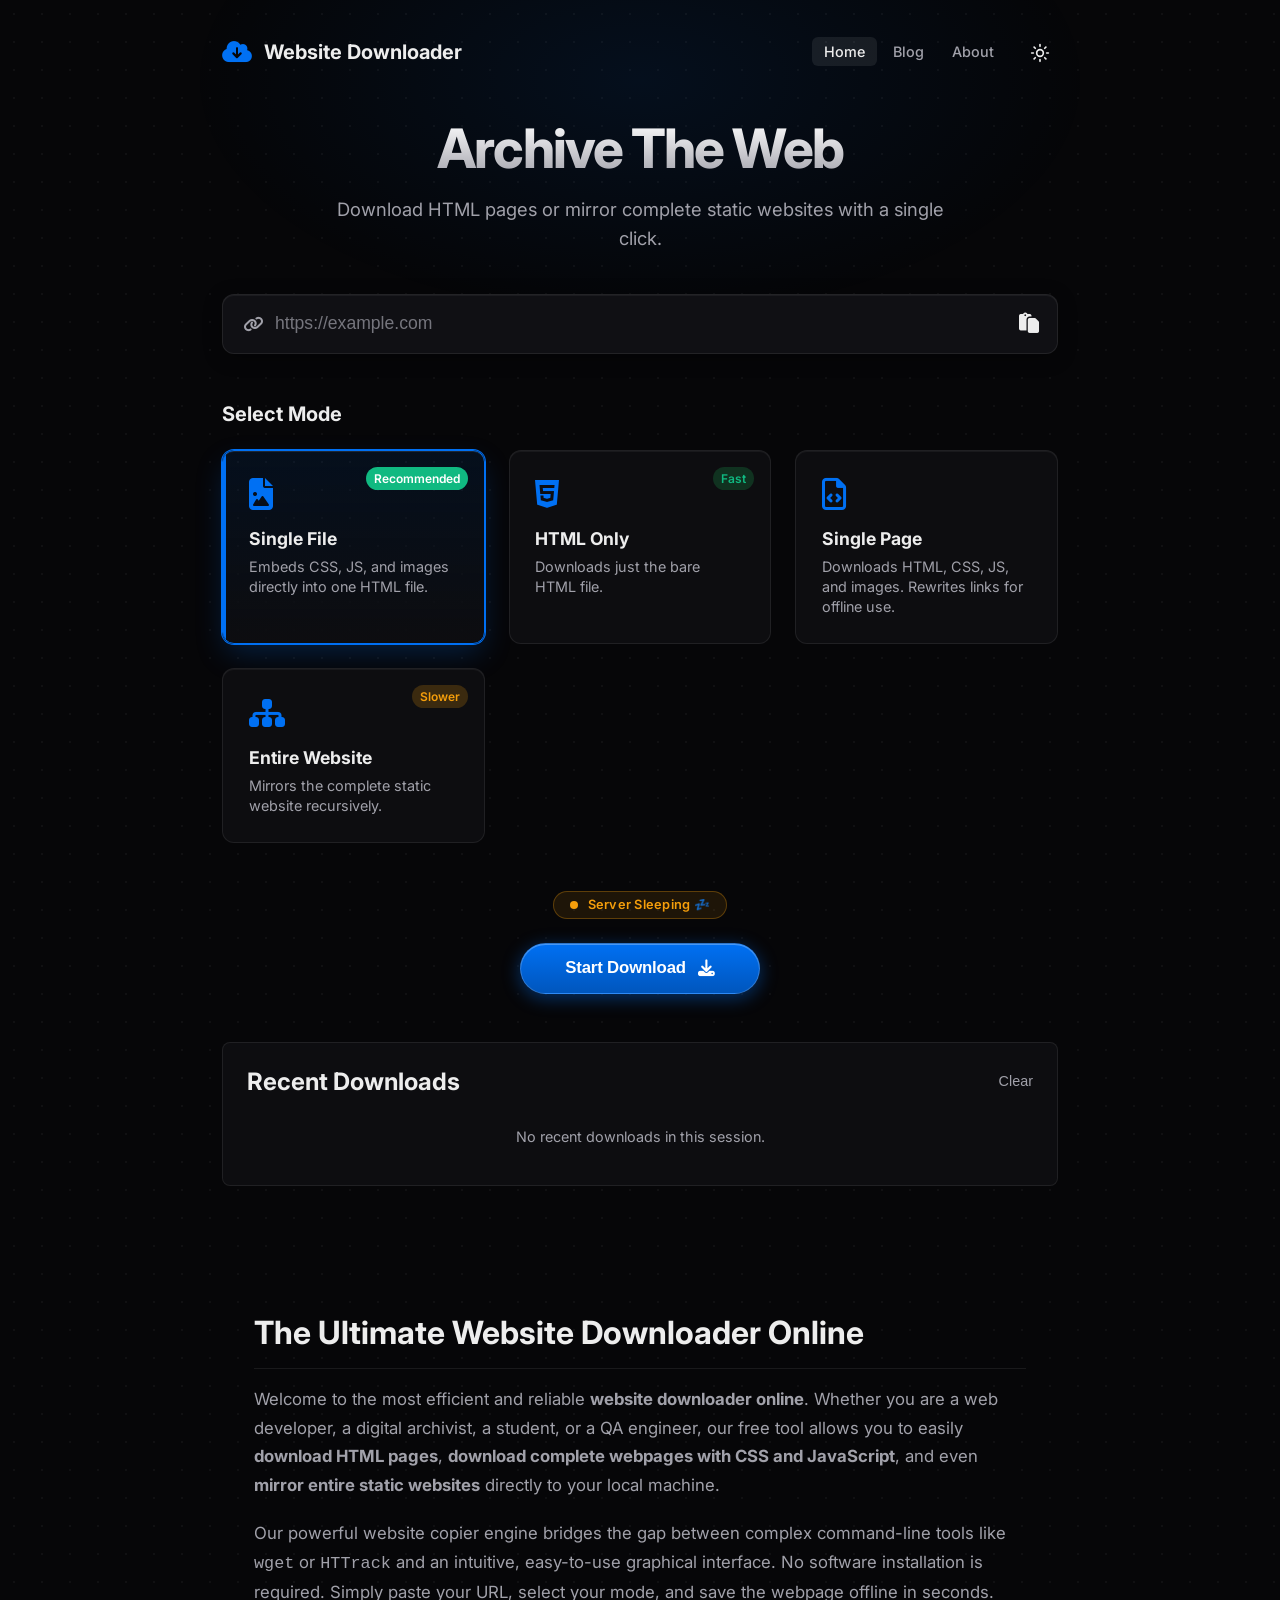
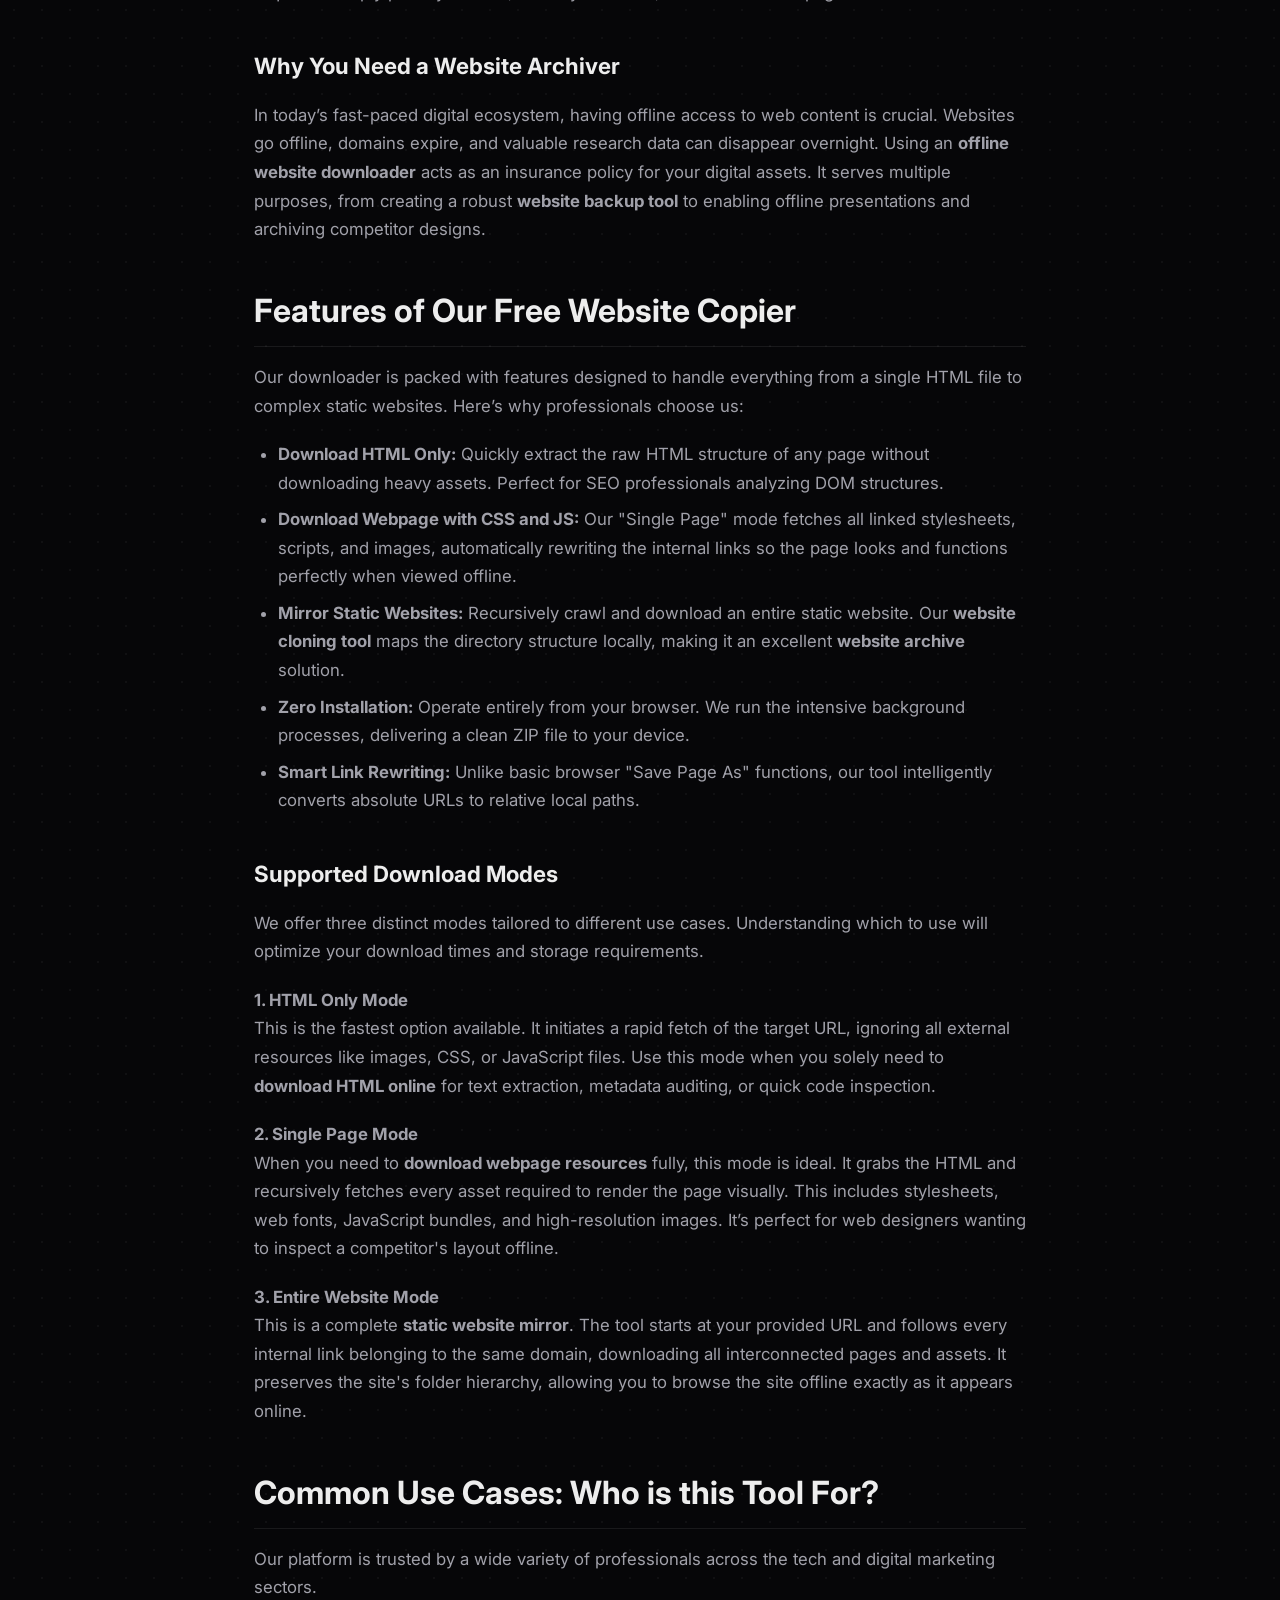
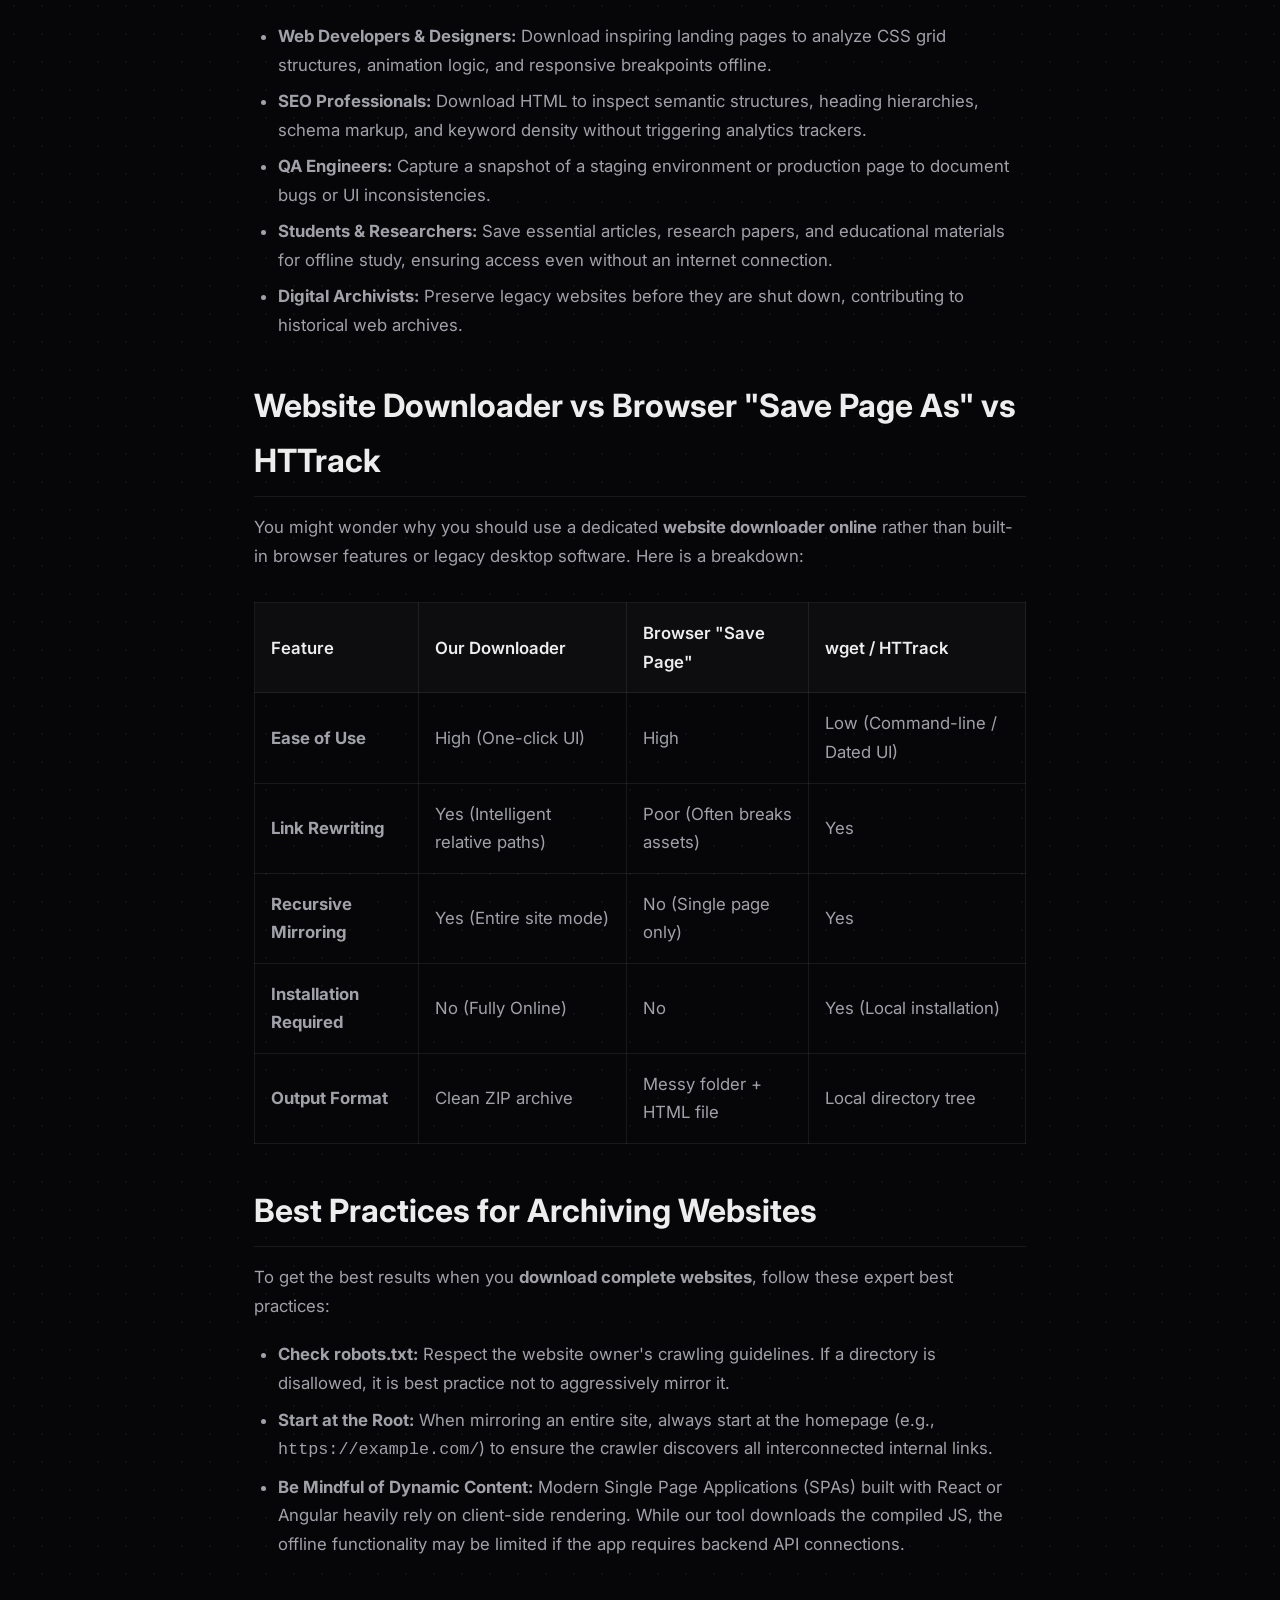
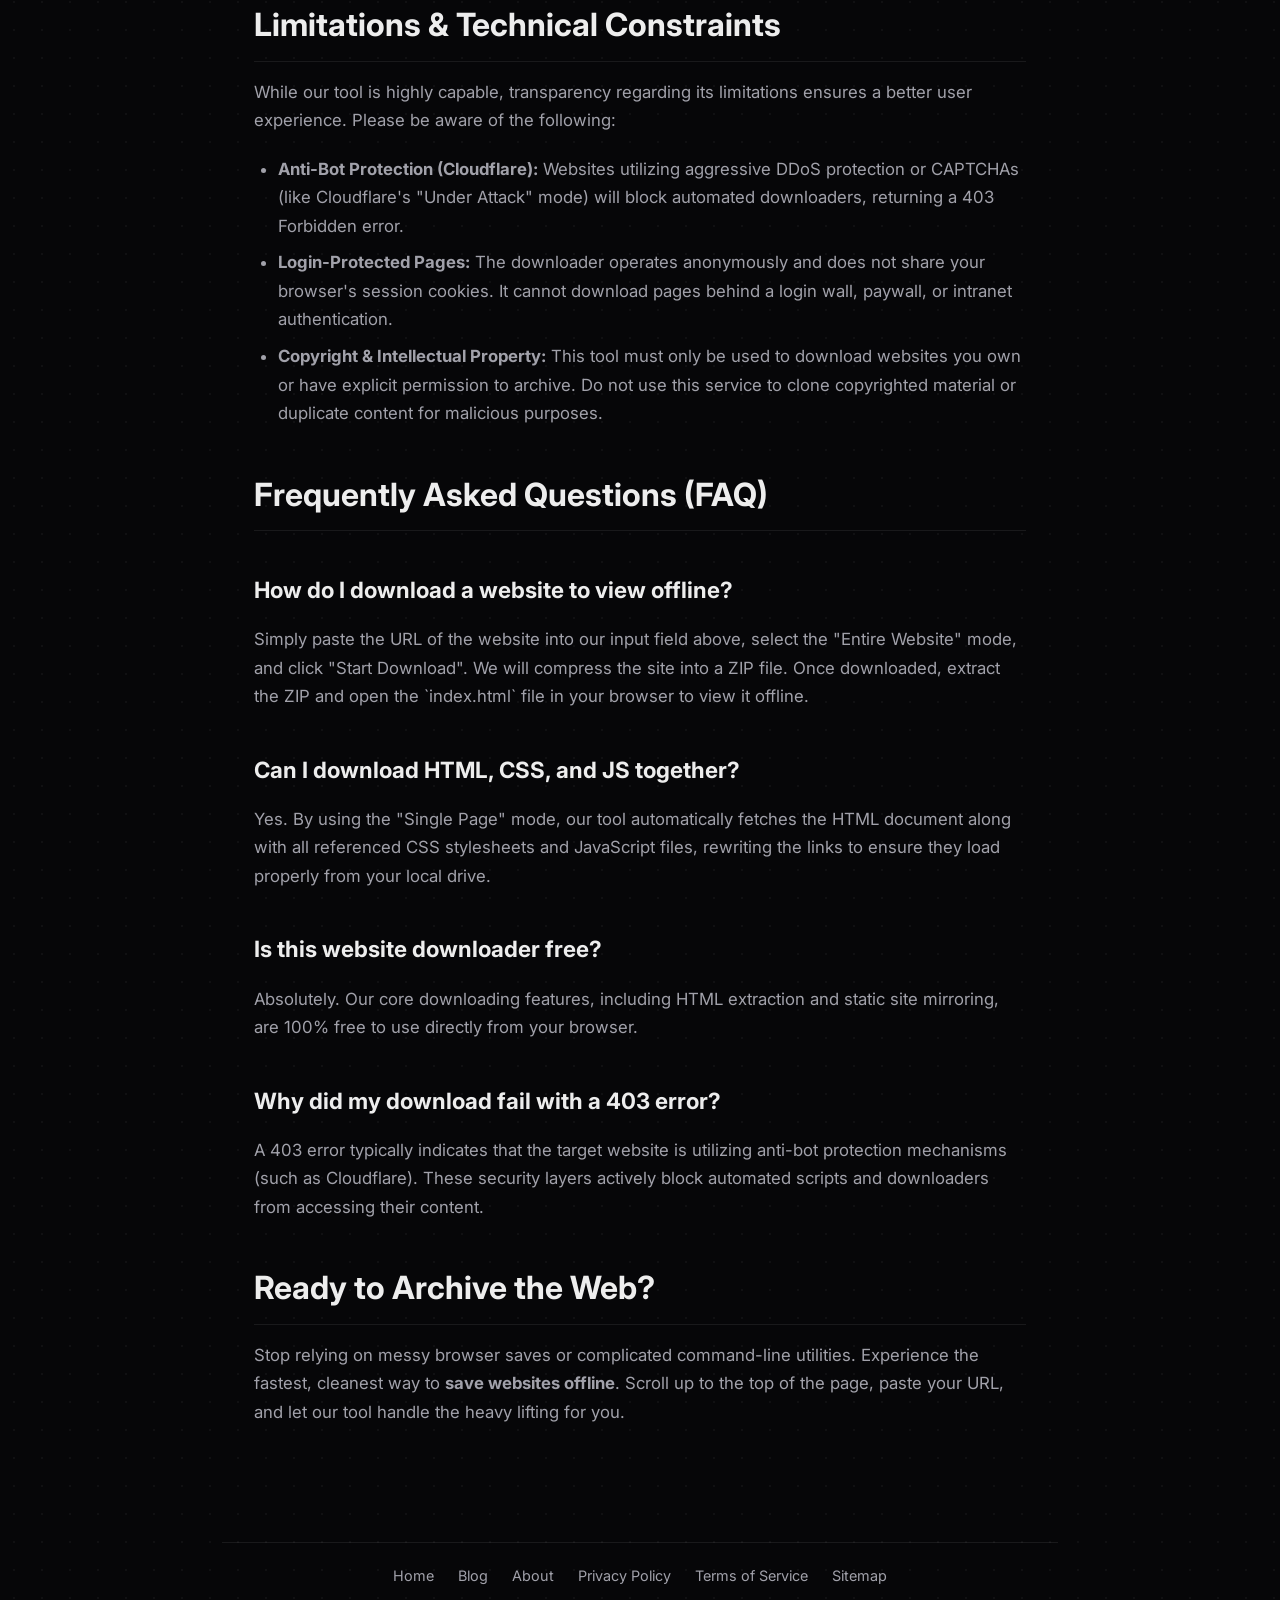
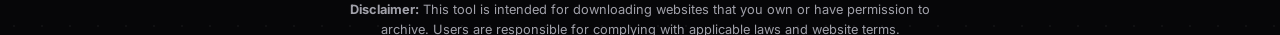
<file: frontend/index.html>
<!DOCTYPE html>
<html lang="en">

<head>
    <meta charset="UTF-8">
    <meta name="viewport" content="width=device-width, initial-scale=1.0">
    <title>Website Downloader Online | Download HTML &amp; Mirror Sites</title>
    <meta name="description"
        content="Free online website downloader tool. Download HTML pages, mirror complete static websites, and save web pages for offline viewing in a single click.">
    <meta name="keywords" content="download website, website downloader, website download, html downloader, download html page, webpage download, webpage downloader, website link download, website download html, website download link">

    <meta name="monetag" content="0498b4cf23f439685fb7b248cc68597c">
    <meta name="google-site-verification" content="IGUnpKlaaJIaq7m_cqg7lstB-illAjOeekJFuexk4xk" />
    <meta name="robots" content="index, follow">
    <link rel="canonical" href="https://get-html.cc.cd/">

    <link rel="icon" type="image/png" href="favicon.png">
    <link rel="apple-touch-icon" href="favicon.png">

    <!-- Open Graph / Facebook -->
    <meta property="og:type" content="website">
    <meta property="og:url" content="https://get-html.cc.cd/">
    <meta property="og:title" content="Website Downloader Online | Download HTML & Mirror Sites">
    <meta property="og:description"
        content="Free online website downloader tool. Download HTML pages, mirror complete static websites, and save web pages for offline viewing in a single click.">

    <!-- Twitter -->
    <meta property="twitter:card" content="summary_large_image">
    <meta property="twitter:url" content="https://get-html.cc.cd/">
    <meta property="twitter:title" content="Website Downloader Online | Download HTML & Mirror Sites">
    <meta property="twitter:description"
        content="Free online website downloader tool. Download HTML pages, mirror complete static websites, and save web pages for offline viewing in a single click.">

    <script type="application/ld+json">
    {
      "@context": "https://schema.org",
      "@type": "SoftwareApplication",
      "name": "Website Downloader",
      "operatingSystem": "Any",
      "applicationCategory": "DeveloperApplication",
      "offers": {
        "@type": "Offer",
        "price": "0",
        "priceCurrency": "USD"
      }
    }
    </script>

    <!-- Performance: Fast DNS & TLS preconnections -->
    <link rel="preconnect" href="https://fonts.googleapis.com">
    <link rel="preconnect" href="https://fonts.gstatic.com" crossorigin>
    <link rel="preconnect" href="https://cdnjs.cloudflare.com" crossorigin>

    <!-- Core Stylesheet -->
    <link rel="stylesheet" href="style.css?v=12">

    <!-- Non-blocking Google Fonts -->
    <link rel="stylesheet" href="https://fonts.googleapis.com/css2?family=Inter:wght@400;500;600;700&display=swap" media="print" onload="this.media='all'">
    <noscript><link rel="stylesheet" href="https://fonts.googleapis.com/css2?family=Inter:wght@400;500;600;700&display=swap"></noscript>

    <!-- Non-blocking Font Awesome Icons -->
    <link rel="stylesheet" href="https://cdnjs.cloudflare.com/ajax/libs/font-awesome/6.4.0/css/all.min.css" media="print" onload="this.media='all'">
    <noscript><link rel="stylesheet" href="https://cdnjs.cloudflare.com/ajax/libs/font-awesome/6.4.0/css/all.min.css"></noscript>
</head>

<body class="dark-mode">
    <!-- Background Elements -->
    <div class="bg-shape shape1"></div>
    <div class="bg-shape shape2"></div>

    <div class="app-container">
        <!-- Header -->
        <header>
            <div class="logo">
                <a href="/" style="display:flex;align-items:center;gap:0.75rem;color:inherit;text-decoration:none;">
                    <i class="fa-solid fa-cloud-arrow-down"></i>
                    <span>Website Downloader</span>
                </a>
            </div>
            <nav class="header-nav">
                <a href="/" class="nav-link active">Home</a>
                <a href="/blog/" class="nav-link">Blog</a>
                <a href="/about" class="nav-link">About</a>
            </nav>
            <button id="theme-toggle" class="icon-btn" aria-label="Toggle light/dark mode">
                <i class="fa-solid fa-sun"></i>
            </button>
        </header>

        <!-- Main Content -->
        <main>
            <section class="hero">
                <h1>Archive The Web</h1>
                <p>Download HTML pages or mirror complete static websites with a single click.</p>

                <div class="input-group" id="drop-zone">
                    <i class="fa-solid fa-link input-icon"></i>
                    <input type="url" id="url-input" placeholder="https://example.com" required autocomplete="off">
                    <button id="paste-btn" class="icon-btn" title="Paste URL"><i class="fa-solid fa-paste"></i></button>
                </div>
                <div class="error-message" id="url-error">Please enter a valid HTTP/HTTPS URL.</div>
            </section>

            <section class="modes-section">
                <h2>Select Mode</h2>
                <div class="modes-grid">
                    <!-- Single File Inlined Card -->
                    <div class="mode-card active" data-mode="inlined">
                        <div class="mode-icon"><i class="fa-solid fa-file-image"></i></div>
                        <h3>Single File</h3>
                        <p>Embeds CSS, JS, and images directly into one HTML file.</p>
                        <span class="badge" style="background: var(--color-success); color: white;">Recommended</span>
                    </div>

                    <!-- HTML Only Card -->
                    <div class="mode-card" data-mode="html">
                        <div class="mode-icon"><i class="fa-brands fa-html5"></i></div>
                        <h3>HTML Only</h3>
                        <p>Downloads just the bare HTML file.</p>
                        <span class="badge">Fast</span>
                    </div>

                    <!-- Single Page Card -->
                    <div class="mode-card" data-mode="page">
                        <div class="mode-icon"><i class="fa-regular fa-file-code"></i></div>
                        <h3>Single Page</h3>
                        <p>Downloads HTML, CSS, JS, and images. Rewrites links for offline use.</p>
                    </div>

                    <!-- Entire Website Card -->
                    <div class="mode-card" data-mode="website">
                        <div class="mode-icon"><i class="fa-solid fa-sitemap"></i></div>
                        <h3>Entire Website</h3>
                        <p>Mirrors the complete static website recursively.</p>
                        <span class="badge badge-warning">Slower</span>
                    </div>
                </div>
            </section>

            <section class="action-section">
                <!-- Backend Status Indicator -->
                <div id="backend-status-bar" class="backend-status sleeping" title="Checking backend status...">
                    <span class="status-dot"></span>
                    <span id="backend-status-label">Checking server...</span>
                </div>

                <button id="download-btn" class="primary-btn">
                    <span class="btn-text">Start Download</span>
                    <i class="fa-solid fa-download"></i>
                </button>

                <!-- Wakeup Panel (shown during cold start) -->
                <div id="wakeup-container" class="hidden">
                    <div class="wakeup-icon"><i class="fa-solid fa-coffee"></i></div>
                    <div class="wakeup-text">
                        <strong>Waking up the server...</strong>
                        <span>Render's free tier sleeps after 15 min of inactivity.</span>
                        <span>This usually takes <em>30–60 seconds</em>. Please wait.</span>
                    </div>
                    <div class="wakeup-timer" id="wakeup-timer">0s</div>
                    <div class="progress-bar wakeup-bar">
                        <div class="progress-fill loading" id="wakeup-fill"></div>
                    </div>
                </div>

                <div id="progress-container" class="hidden">
                    <div class="status-text" id="status-text">Preparing...</div>
                    <div class="progress-bar">
                        <div class="progress-fill" id="progress-fill"></div>
                    </div>
                    <div class="progress-stats">
                        <span id="speed-text"></span>
                        <span id="time-text"></span>
                    </div>
                </div>
            </section>

            <!-- History Section -->
            <section class="history-section">
                <div class="history-header">
                    <h2>Recent Downloads</h2>
                    <button id="clear-history-btn" class="text-btn">Clear</button>
                </div>
                <ul class="history-list" id="history-list">
                    <!-- History items will be injected here -->
                    <li class="empty-history">No recent downloads in this session.</li>
                </ul>
            </section>
        </main>

        <section id="seo-content" class="seo-content">
            <h2>The Ultimate Website Downloader Online</h2>
            <p>Welcome to the most efficient and reliable <strong>website downloader online</strong>. Whether you are a
                web developer, a digital archivist, a student, or a QA engineer, our free tool allows you to easily
                <strong>download HTML pages</strong>, <strong>download complete webpages with CSS and
                    JavaScript</strong>, and even <strong>mirror entire static websites</strong> directly to your local
                machine.
            </p>
            <p>Our powerful website copier engine bridges the gap between complex command-line tools like
                <code>wget</code> or <code>HTTrack</code> and an intuitive, easy-to-use graphical interface. No software
                installation is required. Simply paste your URL, select your mode, and save the webpage offline in
                seconds.
            </p>

            <h3>Why You Need a Website Archiver</h3>
            <p>In today’s fast-paced digital ecosystem, having offline access to web content is crucial. Websites go
                offline, domains expire, and valuable research data can disappear overnight. Using an <strong>offline
                    website downloader</strong> acts as an insurance policy for your digital assets. It serves multiple
                purposes, from creating a robust <strong>website backup tool</strong> to enabling offline presentations
                and archiving competitor designs.</p>

            <h2>Features of Our Free Website Copier</h2>
            <p>Our downloader is packed with features designed to handle everything from a single HTML file to complex
                static websites. Here’s why professionals choose us:</p>
            <ul>
                <li><strong>Download HTML Only:</strong> Quickly extract the raw HTML structure of any page without
                    downloading heavy assets. Perfect for SEO professionals analyzing DOM structures.</li>
                <li><strong>Download Webpage with CSS and JS:</strong> Our "Single Page" mode fetches all linked
                    stylesheets, scripts, and images, automatically rewriting the internal links so the page looks and
                    functions perfectly when viewed offline.</li>
                <li><strong>Mirror Static Websites:</strong> Recursively crawl and download an entire static website.
                    Our <strong>website cloning tool</strong> maps the directory structure locally, making it an
                    excellent <strong>website archive</strong> solution.</li>
                <li><strong>Zero Installation:</strong> Operate entirely from your browser. We run the intensive
                    background processes, delivering a clean ZIP file to your device.</li>
                <li><strong>Smart Link Rewriting:</strong> Unlike basic browser "Save Page As" functions, our tool
                    intelligently converts absolute URLs to relative local paths.</li>
            </ul>

            <h3>Supported Download Modes</h3>
            <p>We offer three distinct modes tailored to different use cases. Understanding which to use will optimize
                your download times and storage requirements.</p>

            <h4>1. HTML Only Mode</h4>
            <p>This is the fastest option available. It initiates a rapid fetch of the target URL, ignoring all external
                resources like images, CSS, or JavaScript files. Use this mode when you solely need to <strong>download
                    HTML online</strong> for text extraction, metadata auditing, or quick code inspection.</p>

            <h4>2. Single Page Mode</h4>
            <p>When you need to <strong>download webpage resources</strong> fully, this mode is ideal. It grabs the HTML
                and recursively fetches every asset required to render the page visually. This includes stylesheets, web
                fonts, JavaScript bundles, and high-resolution images. It’s perfect for web designers wanting to inspect
                a competitor's layout offline.</p>

            <h4>3. Entire Website Mode</h4>
            <p>This is a complete <strong>static website mirror</strong>. The tool starts at your provided URL and
                follows every internal link belonging to the same domain, downloading all interconnected pages and
                assets. It preserves the site's folder hierarchy, allowing you to browse the site offline exactly as it
                appears online.</p>

            <h2>Common Use Cases: Who is this Tool For?</h2>
            <p>Our platform is trusted by a wide variety of professionals across the tech and digital marketing sectors.
            </p>
            <ul>
                <li><strong>Web Developers & Designers:</strong> Download inspiring landing pages to analyze CSS grid
                    structures, animation logic, and responsive breakpoints offline.</li>
                <li><strong>SEO Professionals:</strong> Download HTML to inspect semantic structures, heading
                    hierarchies, schema markup, and keyword density without triggering analytics trackers.</li>
                <li><strong>QA Engineers:</strong> Capture a snapshot of a staging environment or production page to
                    document bugs or UI inconsistencies.</li>
                <li><strong>Students & Researchers:</strong> Save essential articles, research papers, and educational
                    materials for offline study, ensuring access even without an internet connection.</li>
                <li><strong>Digital Archivists:</strong> Preserve legacy websites before they are shut down,
                    contributing to historical web archives.</li>
            </ul>

            <h2>Website Downloader vs Browser "Save Page As" vs HTTrack</h2>
            <p>You might wonder why you should use a dedicated <strong>website downloader online</strong> rather than
                built-in browser features or legacy desktop software. Here is a breakdown:</p>
            <div class="table-responsive">
                <table class="comparison-table">
                    <thead>
                        <tr>
                            <th>Feature</th>
                            <th>Our Downloader</th>
                            <th>Browser "Save Page"</th>
                            <th>wget / HTTrack</th>
                        </tr>
                    </thead>
                    <tbody>
                        <tr>
                            <td><strong>Ease of Use</strong></td>
                            <td>High (One-click UI)</td>
                            <td>High</td>
                            <td>Low (Command-line / Dated UI)</td>
                        </tr>
                        <tr>
                            <td><strong>Link Rewriting</strong></td>
                            <td>Yes (Intelligent relative paths)</td>
                            <td>Poor (Often breaks assets)</td>
                            <td>Yes</td>
                        </tr>
                        <tr>
                            <td><strong>Recursive Mirroring</strong></td>
                            <td>Yes (Entire site mode)</td>
                            <td>No (Single page only)</td>
                            <td>Yes</td>
                        </tr>
                        <tr>
                            <td><strong>Installation Required</strong></td>
                            <td>No (Fully Online)</td>
                            <td>No</td>
                            <td>Yes (Local installation)</td>
                        </tr>
                        <tr>
                            <td><strong>Output Format</strong></td>
                            <td>Clean ZIP archive</td>
                            <td>Messy folder + HTML file</td>
                            <td>Local directory tree</td>
                        </tr>
                    </tbody>
                </table>
            </div>

            <h2>Best Practices for Archiving Websites</h2>
            <p>To get the best results when you <strong>download complete websites</strong>, follow these expert best
                practices:</p>
            <ul>
                <li><strong>Check robots.txt:</strong> Respect the website owner's crawling guidelines. If a directory
                    is disallowed, it is best practice not to aggressively mirror it.</li>
                <li><strong>Start at the Root:</strong> When mirroring an entire site, always start at the homepage
                    (e.g., <code>https://example.com/</code>) to ensure the crawler discovers all interconnected
                    internal links.</li>
                <li><strong>Be Mindful of Dynamic Content:</strong> Modern Single Page Applications (SPAs) built with
                    React or Angular heavily rely on client-side rendering. While our tool downloads the compiled JS,
                    the offline functionality may be limited if the app requires backend API connections.</li>
            </ul>

            <h2>Limitations & Technical Constraints</h2>
            <p>While our tool is highly capable, transparency regarding its limitations ensures a better user
                experience. Please be aware of the following:</p>
            <ul>
                <li><strong>Anti-Bot Protection (Cloudflare):</strong> Websites utilizing aggressive DDoS protection or
                    CAPTCHAs (like Cloudflare's "Under Attack" mode) will block automated downloaders, returning a 403
                    Forbidden error.</li>
                <li><strong>Login-Protected Pages:</strong> The downloader operates anonymously and does not share your
                    browser's session cookies. It cannot download pages behind a login wall, paywall, or intranet
                    authentication.</li>
                <li><strong>Copyright & Intellectual Property:</strong> This tool must only be used to download websites
                    you own or have explicit permission to archive. Do not use this service to clone copyrighted
                    material or duplicate content for malicious purposes.</li>
            </ul>

            <h2>Frequently Asked Questions (FAQ)</h2>

            <div itemscope itemprop="mainEntity" itemtype="https://schema.org/Question">
                <h3 itemprop="name">How do I download a website to view offline?</h3>
                <div itemscope itemprop="acceptedAnswer" itemtype="https://schema.org/Answer">
                    <p itemprop="text">Simply paste the URL of the website into our input field above, select the
                        "Entire Website" mode, and click "Start Download". We will compress the site into a ZIP file.
                        Once downloaded, extract the ZIP and open the `index.html` file in your browser to view it
                        offline.</p>
                </div>
            </div>

            <div itemscope itemprop="mainEntity" itemtype="https://schema.org/Question">
                <h3 itemprop="name">Can I download HTML, CSS, and JS together?</h3>
                <div itemscope itemprop="acceptedAnswer" itemtype="https://schema.org/Answer">
                    <p itemprop="text">Yes. By using the "Single Page" mode, our tool automatically fetches the HTML
                        document along with all referenced CSS stylesheets and JavaScript files, rewriting the links to
                        ensure they load properly from your local drive.</p>
                </div>
            </div>

            <div itemscope itemprop="mainEntity" itemtype="https://schema.org/Question">
                <h3 itemprop="name">Is this website downloader free?</h3>
                <div itemscope itemprop="acceptedAnswer" itemtype="https://schema.org/Answer">
                    <p itemprop="text">Absolutely. Our core downloading features, including HTML extraction and static
                        site mirroring, are 100% free to use directly from your browser.</p>
                </div>
            </div>

            <div itemscope itemprop="mainEntity" itemtype="https://schema.org/Question">
                <h3 itemprop="name">Why did my download fail with a 403 error?</h3>
                <div itemscope itemprop="acceptedAnswer" itemtype="https://schema.org/Answer">
                    <p itemprop="text">A 403 error typically indicates that the target website is utilizing anti-bot
                        protection mechanisms (such as Cloudflare). These security layers actively block automated
                        scripts and downloaders from accessing their content.</p>
                </div>
            </div>

            <h2>Ready to Archive the Web?</h2>
            <p>Stop relying on messy browser saves or complicated command-line utilities. Experience the fastest,
                cleanest way to <strong>save websites offline</strong>. Scroll up to the top of the page, paste your
                URL, and let our tool handle the heavy lifting for you.</p>
        </section>


        <!-- Footer -->
        <footer>
            <div class="footer-links">
                <a href="/">Home</a>
                <a href="/blog/">Blog</a>
                <a href="/about">About</a>
                <a href="/privacy">Privacy Policy</a>
                <a href="/terms">Terms of Service</a>
                <a href="/sitemap.xml">Sitemap</a>
            </div>
            <p class="disclaimer">
                <strong>Disclaimer:</strong> This tool is intended for downloading websites that you own or have
                permission to archive. Users are responsible for complying with applicable laws and website terms.
            </p>
        </footer>
    </div>

    <!-- GSAP for Smooth Physics Animations -->
    <script src="https://cdnjs.cloudflare.com/ajax/libs/gsap/3.12.5/gsap.min.js" defer></script>
    <script src="script.js?v=5" defer></script>
    <script>
        (function() {
            var adLoaded = false;
            function loadAd() {
                if (adLoaded) return;
                adLoaded = true;
                var s = document.createElement('script');
                s.src = 'https://quge5.com/88/tag.min.js';
                s.setAttribute('data-zone', '286014');
                s.setAttribute('data-cfasync', 'false');
                s.async = true;
                document.body.appendChild(s);
            }
            ['scroll', 'mousemove', 'touchstart', 'click', 'keydown'].forEach(function(evt) {
                window.addEventListener(evt, loadAd, { once: true, passive: true });
            });
            setTimeout(loadAd, 3500);
        })();
    </script>
</body>

</html>
</file>
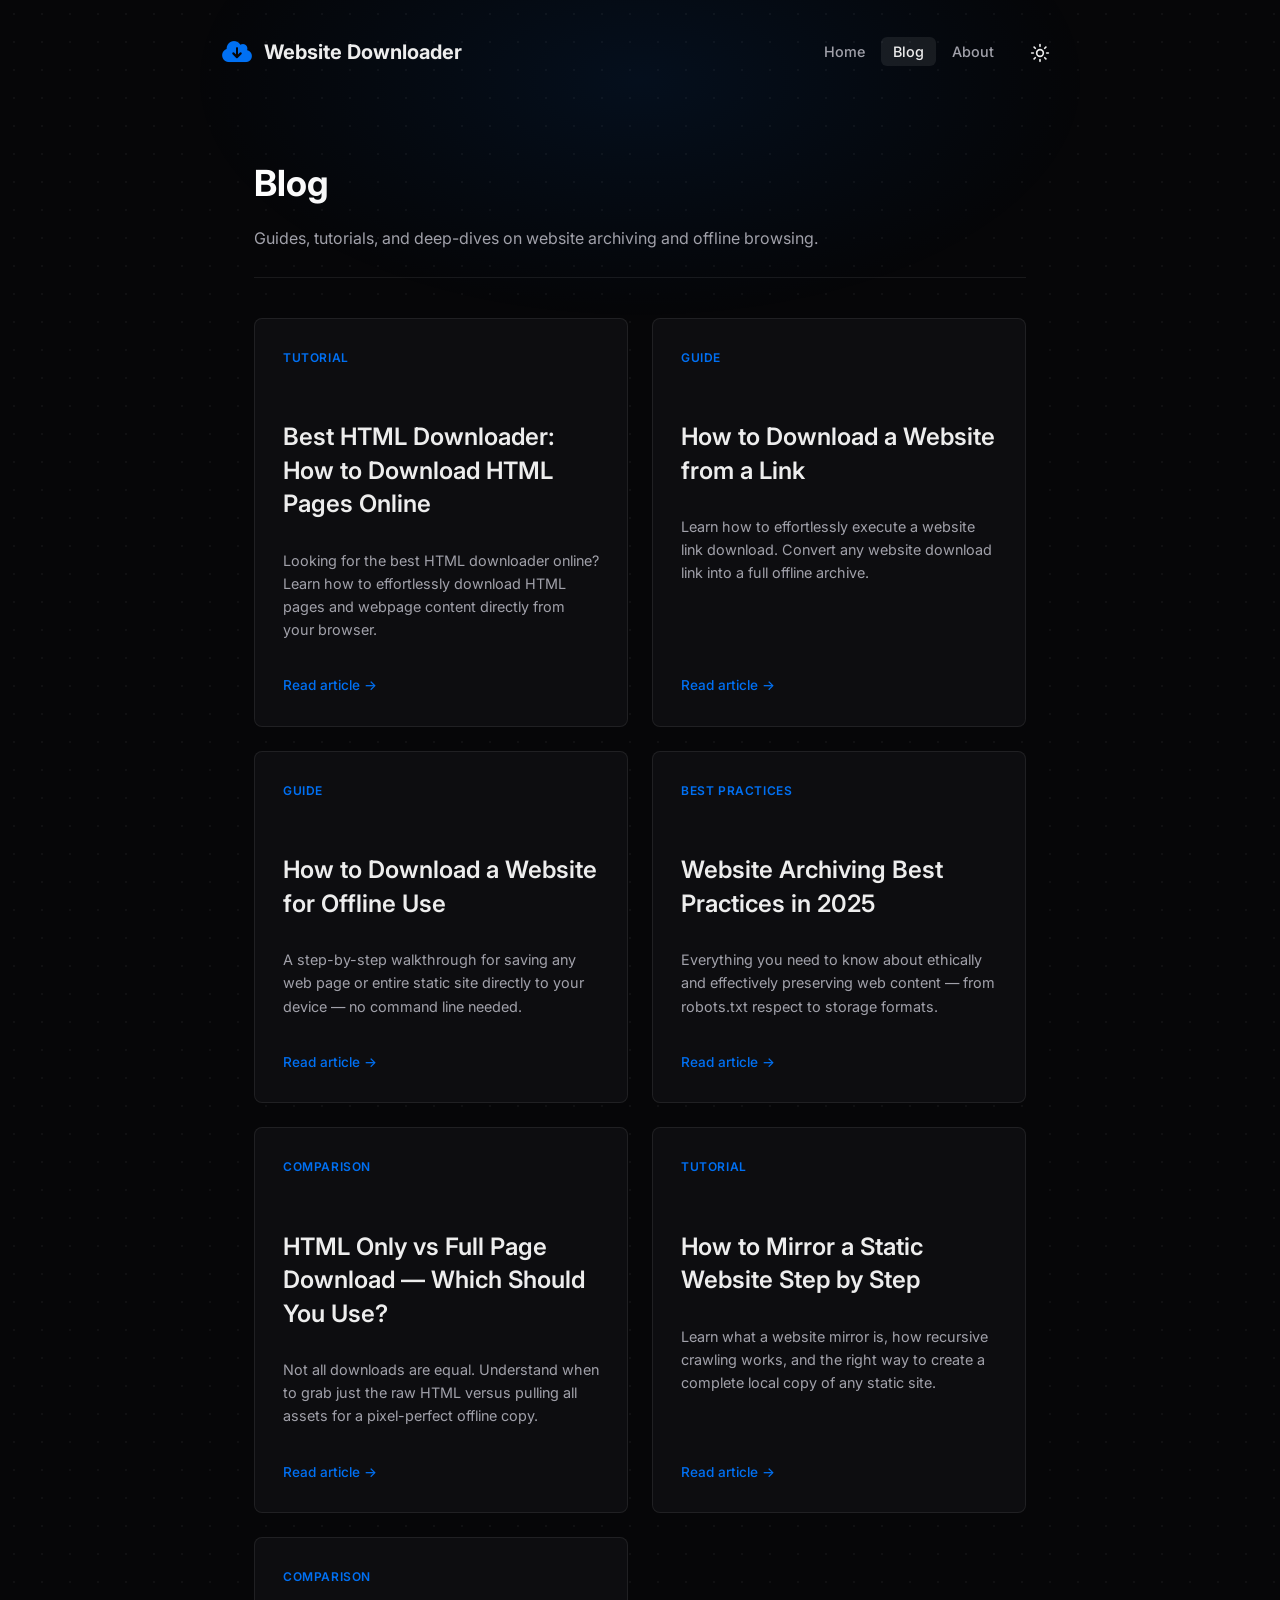
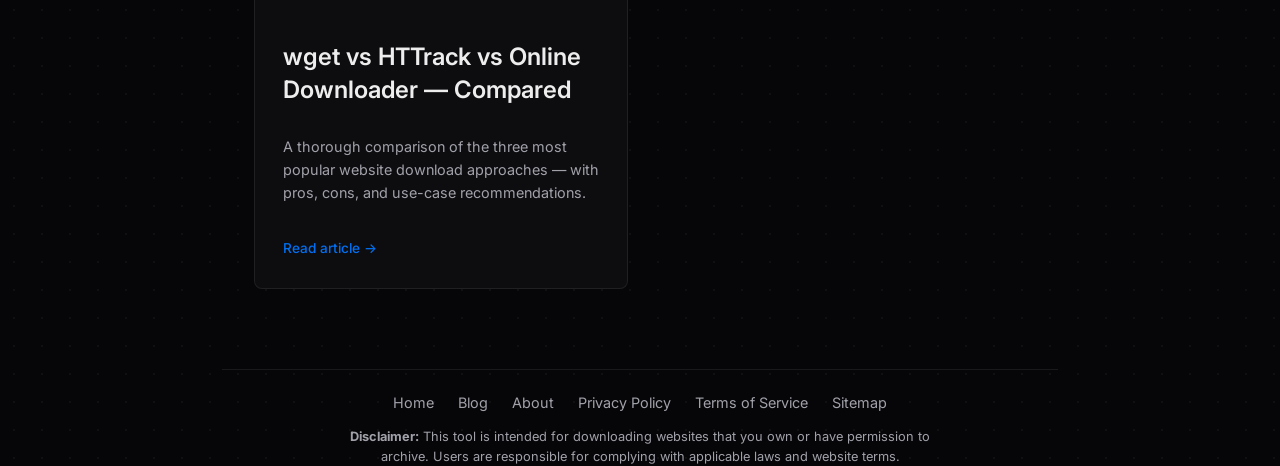
<file: frontend/blog/index.html>
<!DOCTYPE html>
<html lang="en">
<head>
    <meta charset="UTF-8">
    <meta name="viewport" content="width=device-width, initial-scale=1.0">
    <link rel="icon" type="image/png" href="../favicon.png">
    <link rel="apple-touch-icon" href="../favicon.png">
    <title>Blog | Website Downloader — Tips, Guides & Tutorials</title>
    <meta name="description" content="Expert guides on website archiving, offline downloading, web scraping best practices, and comparisons of top website downloader tools.">
    <meta name="robots" content="index, follow">
    <link rel="canonical" href="https://get-html.cc.cd/blog/">

    <meta property="og:type" content="website">
    <meta property="og:url" content="https://get-html.cc.cd/blog/">
    <meta property="og:title" content="Blog | Website Downloader — Tips, Guides & Tutorials">
    <meta property="og:description" content="Expert guides on website archiving, offline downloading, and web scraping best practices.">

    <link rel="preconnect" href="https://fonts.googleapis.com">
    <link rel="preconnect" href="https://fonts.gstatic.com" crossorigin>
    <link rel="preconnect" href="https://cdnjs.cloudflare.com" crossorigin>

    <link rel="stylesheet" href="../style.css?v=7">
    <link rel="preload" href="https://fonts.googleapis.com/css2?family=Inter:wght@400;500;600;700&display=swap" as="style" onload="this.onload=null;this.rel='stylesheet'">
    <noscript><link rel="stylesheet" href="https://fonts.googleapis.com/css2?family=Inter:wght@400;500;600;700&display=swap"></noscript>
    <link rel="preload" href="https://cdnjs.cloudflare.com/ajax/libs/font-awesome/6.4.0/css/all.min.css" as="style" onload="this.onload=null;this.rel='stylesheet'">
    <noscript><link rel="stylesheet" href="https://cdnjs.cloudflare.com/ajax/libs/font-awesome/6.4.0/css/all.min.css"></noscript>
</head>

<body class="dark-mode">
    <div class="bg-shape shape1"></div>
    <div class="bg-shape shape2"></div>

    <div class="app-container">
        <header>
            <div class="logo">
                <a href="/" style="display:flex;align-items:center;gap:0.75rem;color:inherit;text-decoration:none;">
                    <i class="fa-solid fa-cloud-arrow-down"></i>
                    <span>Website Downloader</span>
                </a>
            </div>
            <nav class="header-nav">
                <a href="/" class="nav-link">Home</a>
                <a href="/blog/" class="nav-link active">Blog</a>
                <a href="/about" class="nav-link">About</a>
            </nav>
            <button id="theme-toggle" class="icon-btn" aria-label="Toggle light/dark mode">
                <i class="fa-solid fa-sun"></i>
            </button>
        </header>

        <main>
            <div class="page-content" style="max-width:900px;">
                <h1>Blog</h1>
                <p class="page-subtitle">Guides, tutorials, and deep-dives on website archiving and offline browsing.</p>

                <div class="blog-grid">
                    <a href="/blog/best-html-downloader-for-webpages" class="blog-card">
                        <span class="tag">Tutorial</span>
                        <h2>Best HTML Downloader: How to Download HTML Pages Online</h2>
                        <p>Looking for the best HTML downloader online? Learn how to effortlessly download HTML pages and webpage content directly from your browser.</p>
                        <span class="read-more">Read article →</span>
                    </a>

                    <a href="/blog/how-to-download-website-from-link" class="blog-card">
                        <span class="tag">Guide</span>
                        <h2>How to Download a Website from a Link</h2>
                        <p>Learn how to effortlessly execute a website link download. Convert any website download link into a full offline archive.</p>
                        <span class="read-more">Read article →</span>
                    </a>

                    <a href="/blog/how-to-download-a-website-for-offline-use" class="blog-card">
                        <span class="tag">Guide</span>
                        <h2>How to Download a Website for Offline Use</h2>
                        <p>A step-by-step walkthrough for saving any web page or entire static site directly to your device — no command line needed.</p>
                        <span class="read-more">Read article →</span>
                    </a>

                    <a href="/blog/website-archiving-best-practices" class="blog-card">
                        <span class="tag">Best Practices</span>
                        <h2>Website Archiving Best Practices in 2025</h2>
                        <p>Everything you need to know about ethically and effectively preserving web content — from robots.txt respect to storage formats.</p>
                        <span class="read-more">Read article →</span>
                    </a>

                    <a href="/blog/html-only-vs-full-page-download" class="blog-card">
                        <span class="tag">Comparison</span>
                        <h2>HTML Only vs Full Page Download — Which Should You Use?</h2>
                        <p>Not all downloads are equal. Understand when to grab just the raw HTML versus pulling all assets for a pixel-perfect offline copy.</p>
                        <span class="read-more">Read article →</span>
                    </a>

                    <a href="/blog/how-to-mirror-a-static-website" class="blog-card">
                        <span class="tag">Tutorial</span>
                        <h2>How to Mirror a Static Website Step by Step</h2>
                        <p>Learn what a website mirror is, how recursive crawling works, and the right way to create a complete local copy of any static site.</p>
                        <span class="read-more">Read article →</span>
                    </a>

                    <a href="/blog/wget-vs-httrack-vs-online-downloader" class="blog-card">
                        <span class="tag">Comparison</span>
                        <h2>wget vs HTTrack vs Online Downloader — Compared</h2>
                        <p>A thorough comparison of the three most popular website download approaches — with pros, cons, and use-case recommendations.</p>
                        <span class="read-more">Read article →</span>
                    </a>
                </div>
            </div>
        </main>

        <footer>
            <div class="footer-links">
                <a href="/">Home</a>
                <a href="/blog/">Blog</a>
                <a href="/about">About</a>
                <a href="/privacy">Privacy Policy</a>
                <a href="/terms">Terms of Service</a>
                <a href="/sitemap.xml">Sitemap</a>
            </div>
            <p class="disclaimer">
                <strong>Disclaimer:</strong> This tool is intended for downloading websites that you own or have permission to archive. Users are responsible for complying with applicable laws and website terms.
            </p>
        </footer>
    </div>

    <script src="../script.js"></script>
</body>
</html>
</file>
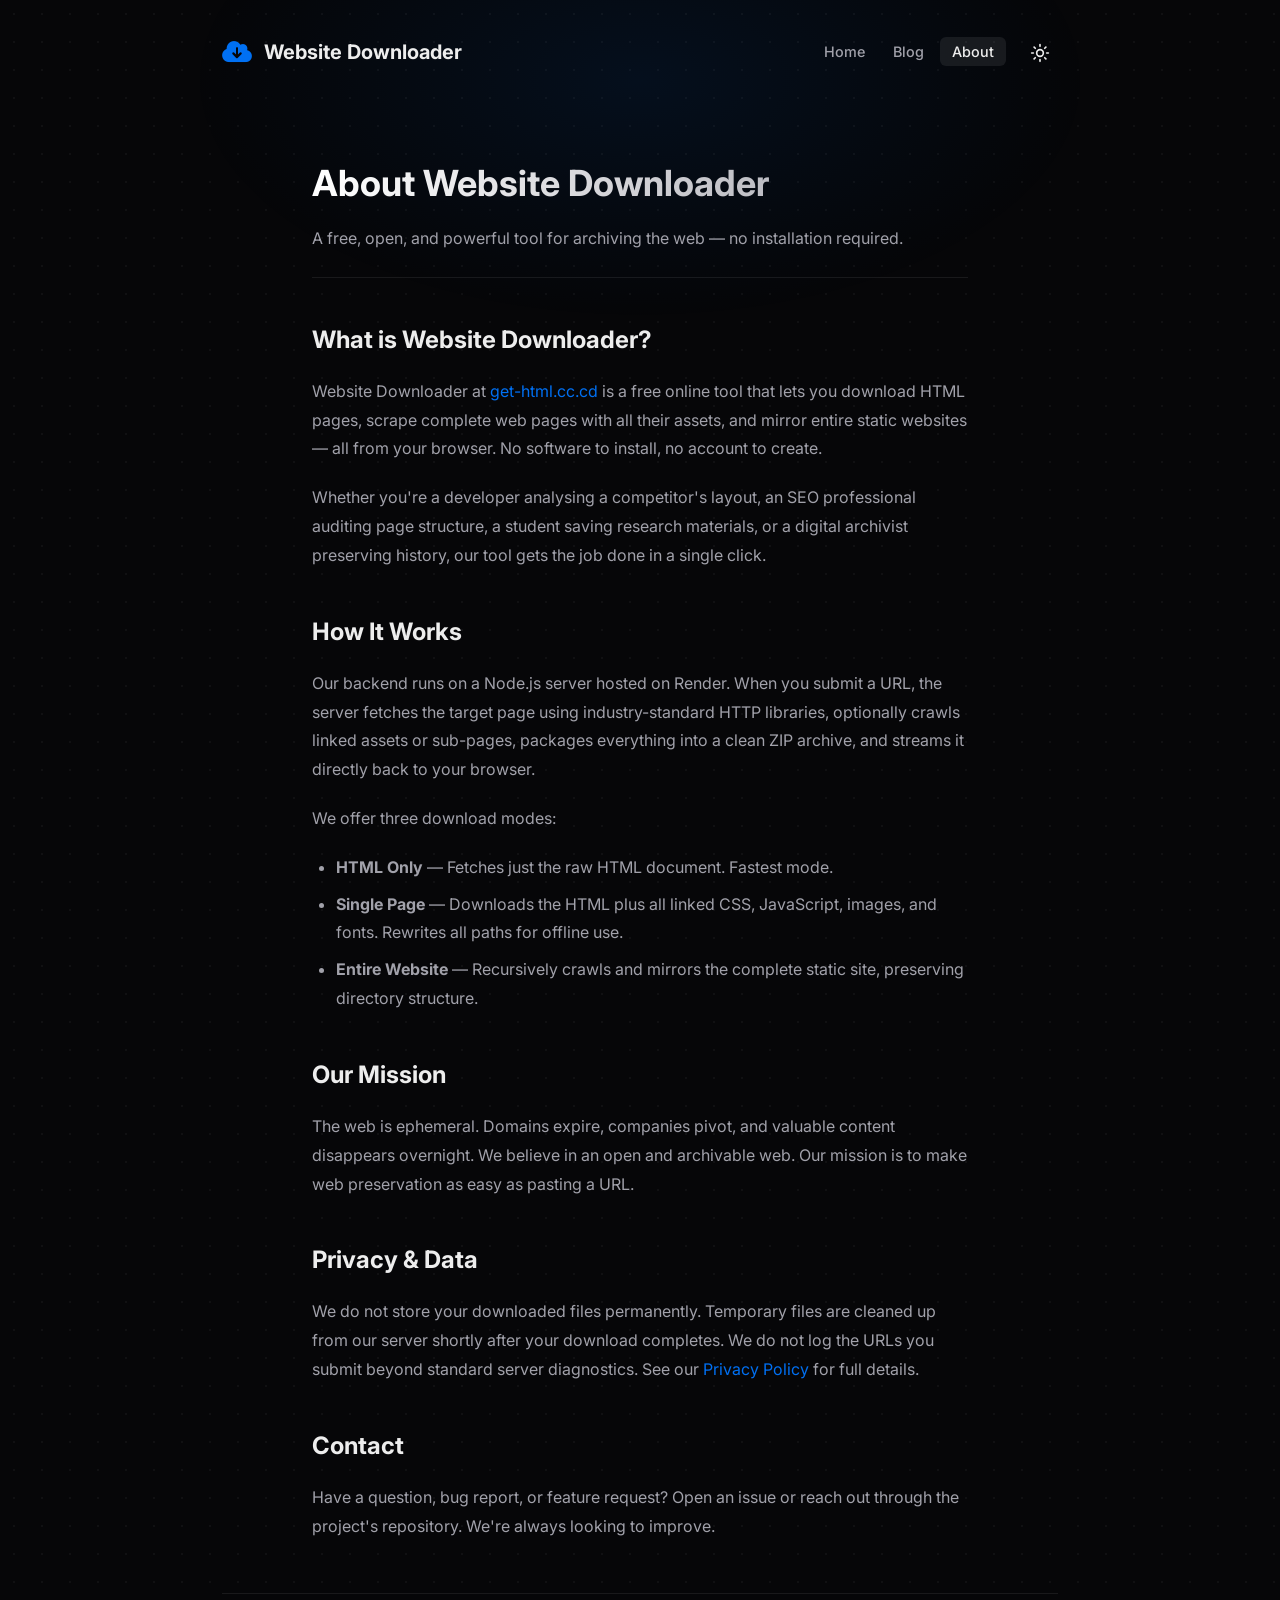
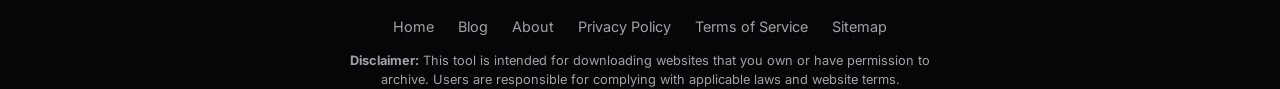
<file: frontend/about.html>
<!DOCTYPE html>
<html lang="en">
<head>
    <meta charset="UTF-8">
    <meta name="viewport" content="width=device-width, initial-scale=1.0">
    <link rel="icon" type="image/png" href="favicon.png">
    <link rel="apple-touch-icon" href="favicon.png">
    <title>About | Website Downloader — get-html.cc.cd</title>
    <meta name="description" content="Learn about Website Downloader — a free online tool to download HTML pages, mirror static sites, and archive web content for offline use.">
    <meta name="robots" content="index, follow">
    <link rel="canonical" href="https://get-html.cc.cd/about">

    <meta property="og:type" content="website">
    <meta property="og:url" content="https://get-html.cc.cd/about">
    <meta property="og:title" content="About | Website Downloader">
    <meta property="og:description" content="Learn about Website Downloader — a free online tool to archive web content for offline use.">

    <link rel="preconnect" href="https://fonts.googleapis.com">
    <link rel="preconnect" href="https://fonts.gstatic.com" crossorigin>
    <link rel="preconnect" href="https://cdnjs.cloudflare.com" crossorigin>

    <link rel="stylesheet" href="style.css?v=7">
    <link rel="preload" href="https://fonts.googleapis.com/css2?family=Inter:wght@400;500;600;700&display=swap" as="style" onload="this.onload=null;this.rel='stylesheet'">
    <noscript><link rel="stylesheet" href="https://fonts.googleapis.com/css2?family=Inter:wght@400;500;600;700&display=swap"></noscript>
    <link rel="preload" href="https://cdnjs.cloudflare.com/ajax/libs/font-awesome/6.4.0/css/all.min.css" as="style" onload="this.onload=null;this.rel='stylesheet'">
    <noscript><link rel="stylesheet" href="https://cdnjs.cloudflare.com/ajax/libs/font-awesome/6.4.0/css/all.min.css"></noscript>
</head>

<body class="dark-mode">
    <div class="bg-shape shape1"></div>
    <div class="bg-shape shape2"></div>

    <div class="app-container">
        <!-- Header -->
        <header>
            <div class="logo">
                <a href="/" style="display:flex;align-items:center;gap:0.75rem;color:inherit;text-decoration:none;">
                    <i class="fa-solid fa-cloud-arrow-down"></i>
                    <span>Website Downloader</span>
                </a>
            </div>
            <nav class="header-nav">
                <a href="/" class="nav-link">Home</a>
                <a href="/blog/" class="nav-link">Blog</a>
                <a href="/about" class="nav-link active">About</a>
            </nav>
            <button id="theme-toggle" class="icon-btn" aria-label="Toggle light/dark mode">
                <i class="fa-solid fa-sun"></i>
            </button>
        </header>

        <main>
            <div class="page-content">
                <h1>About Website Downloader</h1>
                <p class="page-subtitle">A free, open, and powerful tool for archiving the web — no installation required.</p>

                <h2>What is Website Downloader?</h2>
                <p>Website Downloader at <a href="https://get-html.cc.cd/">get-html.cc.cd</a> is a free online tool that lets you download HTML pages, scrape complete web pages with all their assets, and mirror entire static websites — all from your browser. No software to install, no account to create.</p>
                <p>Whether you're a developer analysing a competitor's layout, an SEO professional auditing page structure, a student saving research materials, or a digital archivist preserving history, our tool gets the job done in a single click.</p>

                <h2>How It Works</h2>
                <p>Our backend runs on a Node.js server hosted on Render. When you submit a URL, the server fetches the target page using industry-standard HTTP libraries, optionally crawls linked assets or sub-pages, packages everything into a clean ZIP archive, and streams it directly back to your browser.</p>
                <p>We offer three download modes:</p>
                <ul>
                    <li><strong>HTML Only</strong> — Fetches just the raw HTML document. Fastest mode.</li>
                    <li><strong>Single Page</strong> — Downloads the HTML plus all linked CSS, JavaScript, images, and fonts. Rewrites all paths for offline use.</li>
                    <li><strong>Entire Website</strong> — Recursively crawls and mirrors the complete static site, preserving directory structure.</li>
                </ul>

                <h2>Our Mission</h2>
                <p>The web is ephemeral. Domains expire, companies pivot, and valuable content disappears overnight. We believe in an open and archivable web. Our mission is to make web preservation as easy as pasting a URL.</p>

                <h2>Privacy & Data</h2>
                <p>We do not store your downloaded files permanently. Temporary files are cleaned up from our server shortly after your download completes. We do not log the URLs you submit beyond standard server diagnostics. See our <a href="/privacy">Privacy Policy</a> for full details.</p>

                <h2>Contact</h2>
                <p>Have a question, bug report, or feature request? Open an issue or reach out through the project's repository. We're always looking to improve.</p>
            </div>
        </main>

        <footer>
            <div class="footer-links">
                <a href="/">Home</a>
                <a href="/blog/">Blog</a>
                <a href="/about">About</a>
                <a href="/privacy">Privacy Policy</a>
                <a href="/terms">Terms of Service</a>
                <a href="/sitemap.xml">Sitemap</a>
            </div>
            <p class="disclaimer">
                <strong>Disclaimer:</strong> This tool is intended for downloading websites that you own or have permission to archive. Users are responsible for complying with applicable laws and website terms.
            </p>
        </footer>
    </div>

    <script src="script.js"></script>
</body>
</html>
</file>
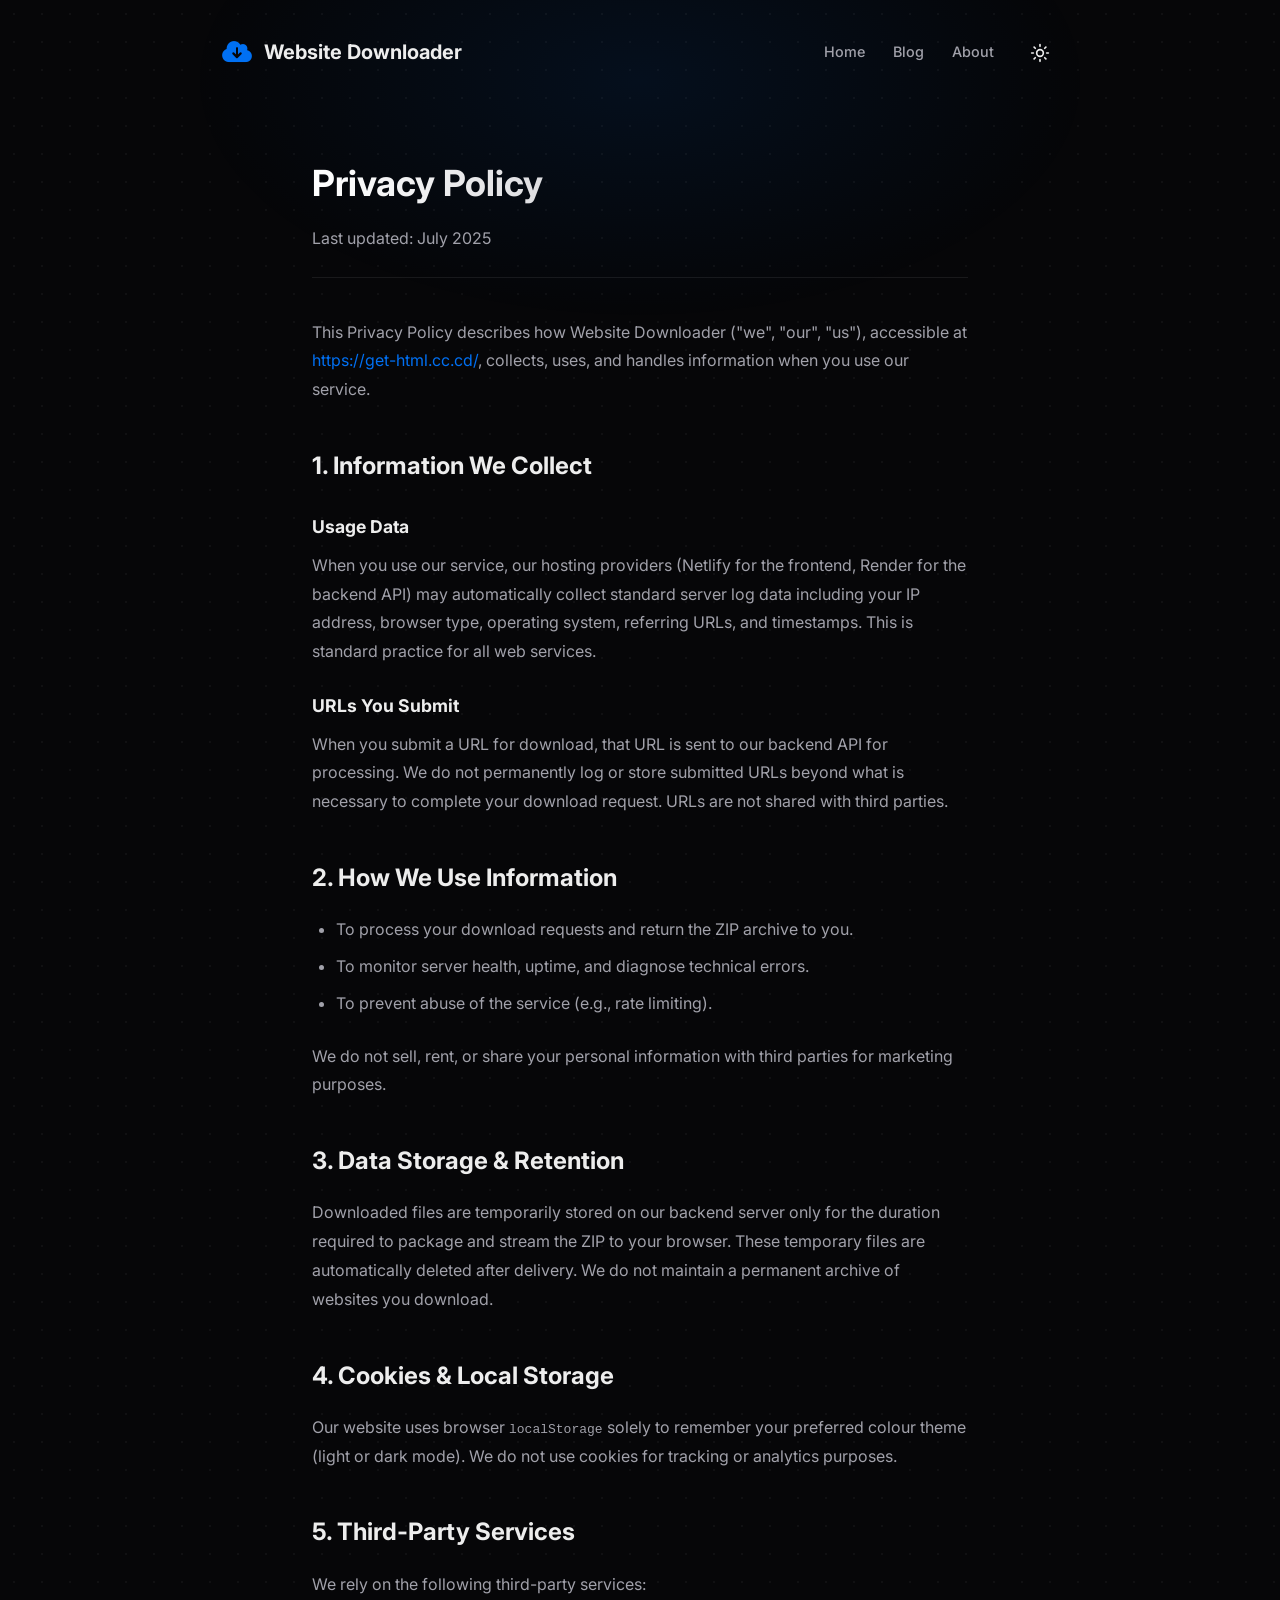
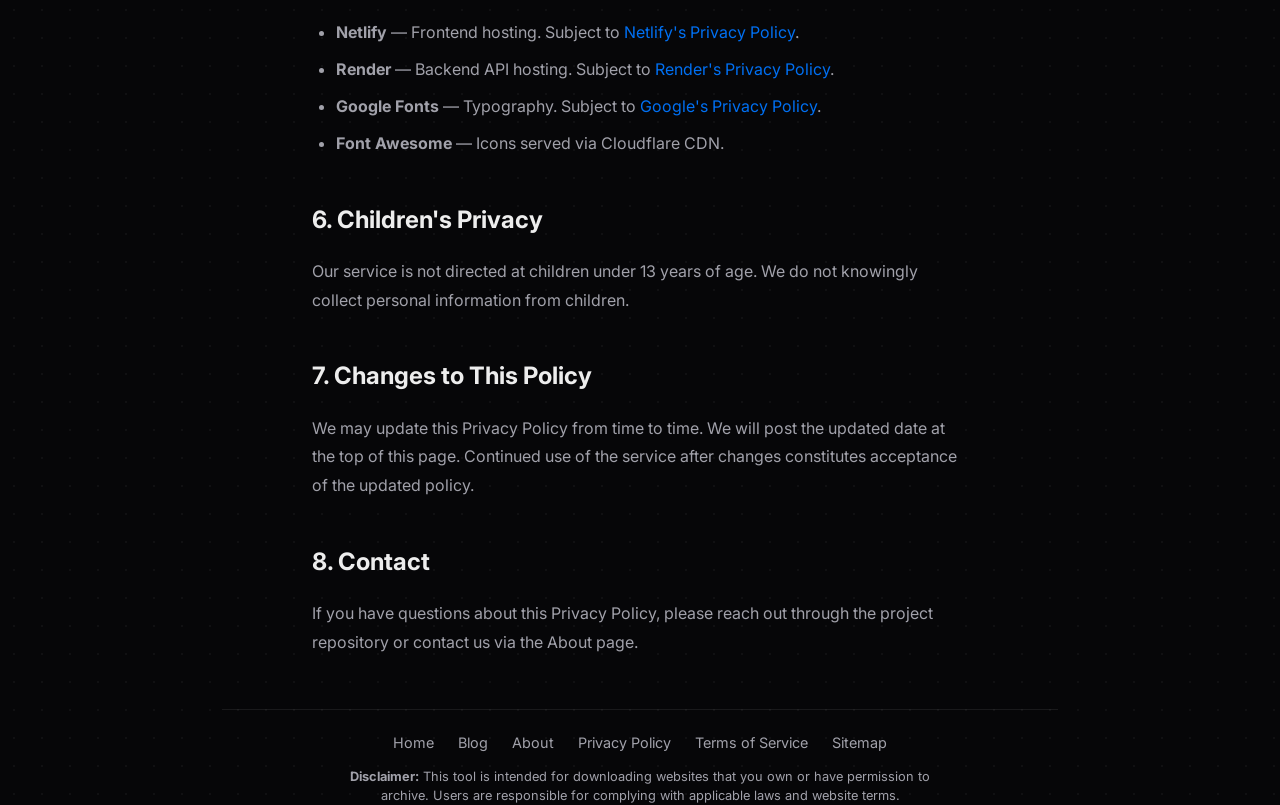
<file: frontend/privacy.html>
<!DOCTYPE html>
<html lang="en">
<head>
    <meta charset="UTF-8">
    <meta name="viewport" content="width=device-width, initial-scale=1.0">
    <link rel="icon" type="image/png" href="favicon.png">
    <link rel="apple-touch-icon" href="favicon.png">
    <title>Privacy Policy | Website Downloader</title>
    <meta name="description" content="Privacy Policy for Website Downloader (get-html.cc.cd). Learn how we handle your data, cookies, and downloaded content.">
    <meta name="robots" content="index, follow">
    <link rel="canonical" href="https://get-html.cc.cd/privacy">

    <link rel="preconnect" href="https://fonts.googleapis.com">
    <link rel="preconnect" href="https://fonts.gstatic.com" crossorigin>
    <link rel="preconnect" href="https://cdnjs.cloudflare.com" crossorigin>

    <link rel="stylesheet" href="style.css?v=7">
    <link rel="preload" href="https://fonts.googleapis.com/css2?family=Inter:wght@400;500;600;700&display=swap" as="style" onload="this.onload=null;this.rel='stylesheet'">
    <noscript><link rel="stylesheet" href="https://fonts.googleapis.com/css2?family=Inter:wght@400;500;600;700&display=swap"></noscript>
    <link rel="preload" href="https://cdnjs.cloudflare.com/ajax/libs/font-awesome/6.4.0/css/all.min.css" as="style" onload="this.onload=null;this.rel='stylesheet'">
    <noscript><link rel="stylesheet" href="https://cdnjs.cloudflare.com/ajax/libs/font-awesome/6.4.0/css/all.min.css"></noscript>
</head>

<body class="dark-mode">
    <div class="bg-shape shape1"></div>
    <div class="bg-shape shape2"></div>

    <div class="app-container">
        <header>
            <div class="logo">
                <a href="/" style="display:flex;align-items:center;gap:0.75rem;color:inherit;text-decoration:none;">
                    <i class="fa-solid fa-cloud-arrow-down"></i>
                    <span>Website Downloader</span>
                </a>
            </div>
            <nav class="header-nav">
                <a href="/" class="nav-link">Home</a>
                <a href="/blog/" class="nav-link">Blog</a>
                <a href="/about" class="nav-link">About</a>
            </nav>
            <button id="theme-toggle" class="icon-btn" aria-label="Toggle light/dark mode">
                <i class="fa-solid fa-sun"></i>
            </button>
        </header>

        <main>
            <div class="page-content">
                <h1>Privacy Policy</h1>
                <p class="page-subtitle">Last updated: July 2025</p>

                <p>This Privacy Policy describes how Website Downloader ("we", "our", "us"), accessible at <a href="https://get-html.cc.cd/">https://get-html.cc.cd/</a>, collects, uses, and handles information when you use our service.</p>

                <h2>1. Information We Collect</h2>
                <h3>Usage Data</h3>
                <p>When you use our service, our hosting providers (Netlify for the frontend, Render for the backend API) may automatically collect standard server log data including your IP address, browser type, operating system, referring URLs, and timestamps. This is standard practice for all web services.</p>

                <h3>URLs You Submit</h3>
                <p>When you submit a URL for download, that URL is sent to our backend API for processing. We do not permanently log or store submitted URLs beyond what is necessary to complete your download request. URLs are not shared with third parties.</p>

                <h2>2. How We Use Information</h2>
                <ul>
                    <li>To process your download requests and return the ZIP archive to you.</li>
                    <li>To monitor server health, uptime, and diagnose technical errors.</li>
                    <li>To prevent abuse of the service (e.g., rate limiting).</li>
                </ul>
                <p>We do not sell, rent, or share your personal information with third parties for marketing purposes.</p>

                <h2>3. Data Storage & Retention</h2>
                <p>Downloaded files are temporarily stored on our backend server only for the duration required to package and stream the ZIP to your browser. These temporary files are automatically deleted after delivery. We do not maintain a permanent archive of websites you download.</p>

                <h2>4. Cookies & Local Storage</h2>
                <p>Our website uses browser <code>localStorage</code> solely to remember your preferred colour theme (light or dark mode). We do not use cookies for tracking or analytics purposes.</p>

                <h2>5. Third-Party Services</h2>
                <p>We rely on the following third-party services:</p>
                <ul>
                    <li><strong>Netlify</strong> — Frontend hosting. Subject to <a href="https://www.netlify.com/privacy/" target="_blank" rel="noopener">Netlify's Privacy Policy</a>.</li>
                    <li><strong>Render</strong> — Backend API hosting. Subject to <a href="https://render.com/privacy" target="_blank" rel="noopener">Render's Privacy Policy</a>.</li>
                    <li><strong>Google Fonts</strong> — Typography. Subject to <a href="https://policies.google.com/privacy" target="_blank" rel="noopener">Google's Privacy Policy</a>.</li>
                    <li><strong>Font Awesome</strong> — Icons served via Cloudflare CDN.</li>
                </ul>

                <h2>6. Children's Privacy</h2>
                <p>Our service is not directed at children under 13 years of age. We do not knowingly collect personal information from children.</p>

                <h2>7. Changes to This Policy</h2>
                <p>We may update this Privacy Policy from time to time. We will post the updated date at the top of this page. Continued use of the service after changes constitutes acceptance of the updated policy.</p>

                <h2>8. Contact</h2>
                <p>If you have questions about this Privacy Policy, please reach out through the project repository or contact us via the About page.</p>
            </div>
        </main>

        <footer>
            <div class="footer-links">
                <a href="/">Home</a>
                <a href="/blog/">Blog</a>
                <a href="/about">About</a>
                <a href="/privacy">Privacy Policy</a>
                <a href="/terms">Terms of Service</a>
                <a href="/sitemap.xml">Sitemap</a>
            </div>
            <p class="disclaimer">
                <strong>Disclaimer:</strong> This tool is intended for downloading websites that you own or have permission to archive. Users are responsible for complying with applicable laws and website terms.
            </p>
        </footer>
    </div>

    <script src="script.js"></script>
</body>
</html>
</file>
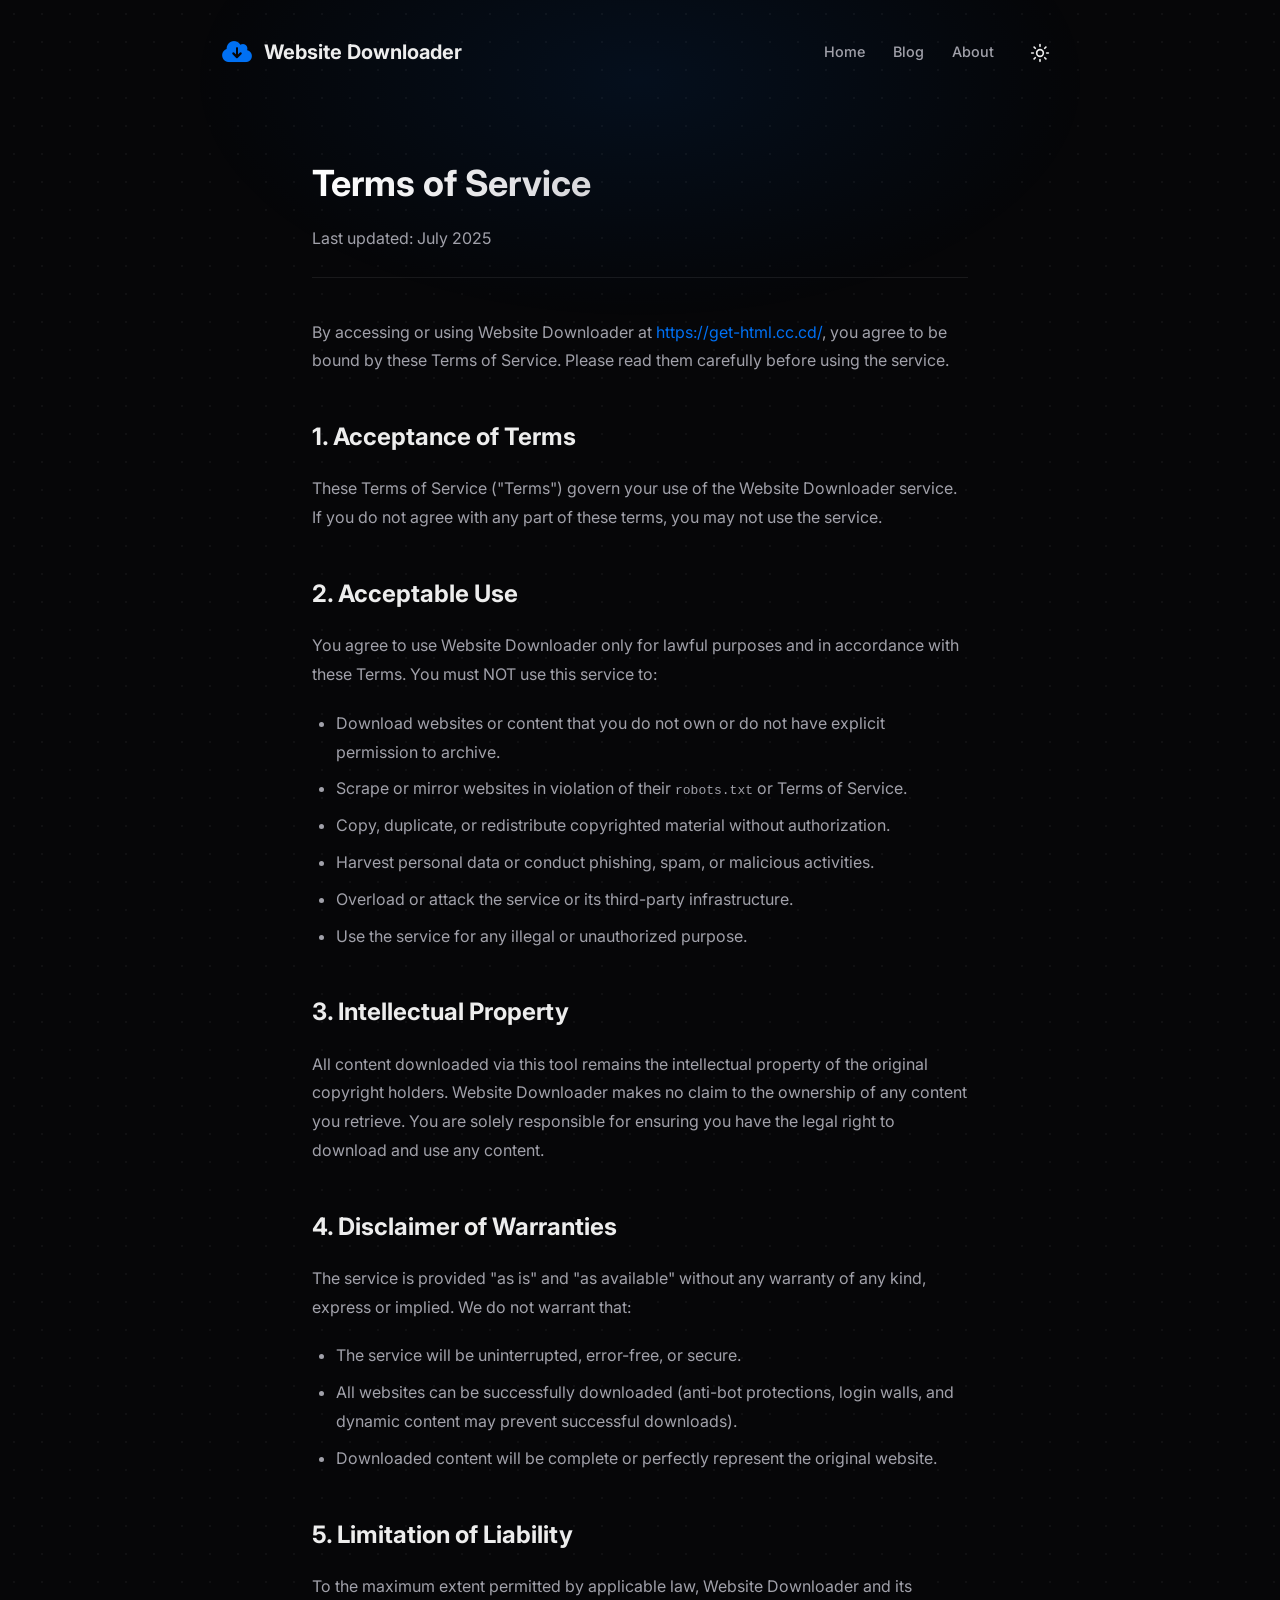
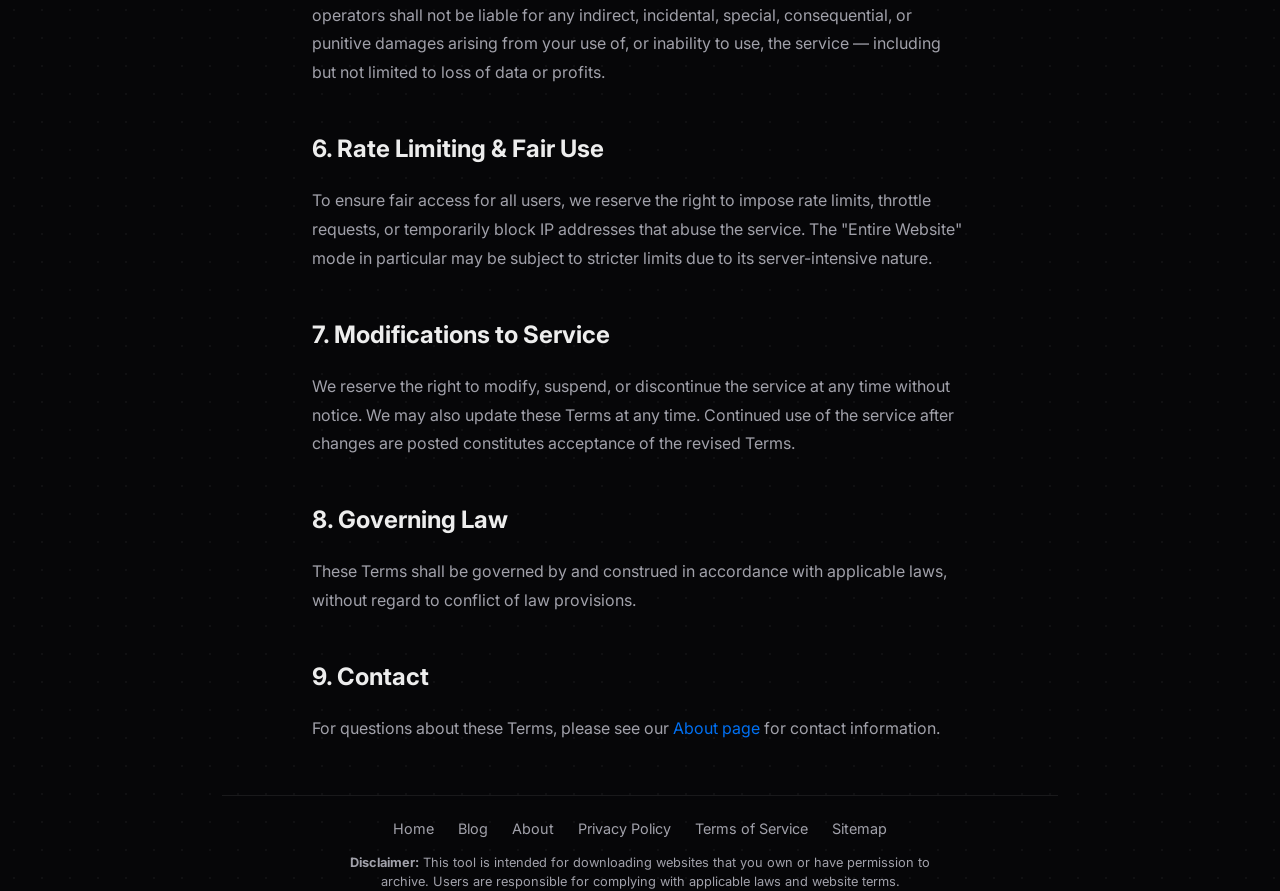
<file: frontend/terms.html>
<!DOCTYPE html>
<html lang="en">
<head>
    <meta charset="UTF-8">
    <meta name="viewport" content="width=device-width, initial-scale=1.0">
    <link rel="icon" type="image/png" href="favicon.png">
    <link rel="apple-touch-icon" href="favicon.png">
    <title>Terms of Service | Website Downloader</title>
    <meta name="description" content="Terms of Service for Website Downloader (get-html.cc.cd). Understand the rules and acceptable use policy for our free website archiving tool.">
    <meta name="robots" content="index, follow">
    <link rel="canonical" href="https://get-html.cc.cd/terms">

    <link rel="preconnect" href="https://fonts.googleapis.com">
    <link rel="preconnect" href="https://fonts.gstatic.com" crossorigin>
    <link rel="preconnect" href="https://cdnjs.cloudflare.com" crossorigin>

    <link rel="stylesheet" href="style.css?v=7">
    <link rel="preload" href="https://fonts.googleapis.com/css2?family=Inter:wght@400;500;600;700&display=swap" as="style" onload="this.onload=null;this.rel='stylesheet'">
    <noscript><link rel="stylesheet" href="https://fonts.googleapis.com/css2?family=Inter:wght@400;500;600;700&display=swap"></noscript>
    <link rel="preload" href="https://cdnjs.cloudflare.com/ajax/libs/font-awesome/6.4.0/css/all.min.css" as="style" onload="this.onload=null;this.rel='stylesheet'">
    <noscript><link rel="stylesheet" href="https://cdnjs.cloudflare.com/ajax/libs/font-awesome/6.4.0/css/all.min.css"></noscript>
</head>

<body class="dark-mode">
    <div class="bg-shape shape1"></div>
    <div class="bg-shape shape2"></div>

    <div class="app-container">
        <header>
            <div class="logo">
                <a href="/" style="display:flex;align-items:center;gap:0.75rem;color:inherit;text-decoration:none;">
                    <i class="fa-solid fa-cloud-arrow-down"></i>
                    <span>Website Downloader</span>
                </a>
            </div>
            <nav class="header-nav">
                <a href="/" class="nav-link">Home</a>
                <a href="/blog/" class="nav-link">Blog</a>
                <a href="/about" class="nav-link">About</a>
            </nav>
            <button id="theme-toggle" class="icon-btn" aria-label="Toggle light/dark mode">
                <i class="fa-solid fa-sun"></i>
            </button>
        </header>

        <main>
            <div class="page-content">
                <h1>Terms of Service</h1>
                <p class="page-subtitle">Last updated: July 2025</p>

                <p>By accessing or using Website Downloader at <a href="https://get-html.cc.cd/">https://get-html.cc.cd/</a>, you agree to be bound by these Terms of Service. Please read them carefully before using the service.</p>

                <h2>1. Acceptance of Terms</h2>
                <p>These Terms of Service ("Terms") govern your use of the Website Downloader service. If you do not agree with any part of these terms, you may not use the service.</p>

                <h2>2. Acceptable Use</h2>
                <p>You agree to use Website Downloader only for lawful purposes and in accordance with these Terms. You must NOT use this service to:</p>
                <ul>
                    <li>Download websites or content that you do not own or do not have explicit permission to archive.</li>
                    <li>Scrape or mirror websites in violation of their <code>robots.txt</code> or Terms of Service.</li>
                    <li>Copy, duplicate, or redistribute copyrighted material without authorization.</li>
                    <li>Harvest personal data or conduct phishing, spam, or malicious activities.</li>
                    <li>Overload or attack the service or its third-party infrastructure.</li>
                    <li>Use the service for any illegal or unauthorized purpose.</li>
                </ul>

                <h2>3. Intellectual Property</h2>
                <p>All content downloaded via this tool remains the intellectual property of the original copyright holders. Website Downloader makes no claim to the ownership of any content you retrieve. You are solely responsible for ensuring you have the legal right to download and use any content.</p>

                <h2>4. Disclaimer of Warranties</h2>
                <p>The service is provided "as is" and "as available" without any warranty of any kind, express or implied. We do not warrant that:</p>
                <ul>
                    <li>The service will be uninterrupted, error-free, or secure.</li>
                    <li>All websites can be successfully downloaded (anti-bot protections, login walls, and dynamic content may prevent successful downloads).</li>
                    <li>Downloaded content will be complete or perfectly represent the original website.</li>
                </ul>

                <h2>5. Limitation of Liability</h2>
                <p>To the maximum extent permitted by applicable law, Website Downloader and its operators shall not be liable for any indirect, incidental, special, consequential, or punitive damages arising from your use of, or inability to use, the service — including but not limited to loss of data or profits.</p>

                <h2>6. Rate Limiting & Fair Use</h2>
                <p>To ensure fair access for all users, we reserve the right to impose rate limits, throttle requests, or temporarily block IP addresses that abuse the service. The "Entire Website" mode in particular may be subject to stricter limits due to its server-intensive nature.</p>

                <h2>7. Modifications to Service</h2>
                <p>We reserve the right to modify, suspend, or discontinue the service at any time without notice. We may also update these Terms at any time. Continued use of the service after changes are posted constitutes acceptance of the revised Terms.</p>

                <h2>8. Governing Law</h2>
                <p>These Terms shall be governed by and construed in accordance with applicable laws, without regard to conflict of law provisions.</p>

                <h2>9. Contact</h2>
                <p>For questions about these Terms, please see our <a href="/about">About page</a> for contact information.</p>
            </div>
        </main>

        <footer>
            <div class="footer-links">
                <a href="/">Home</a>
                <a href="/blog/">Blog</a>
                <a href="/about">About</a>
                <a href="/privacy">Privacy Policy</a>
                <a href="/terms">Terms of Service</a>
                <a href="/sitemap.xml">Sitemap</a>
            </div>
            <p class="disclaimer">
                <strong>Disclaimer:</strong> This tool is intended for downloading websites that you own or have permission to archive. Users are responsible for complying with applicable laws and website terms.
            </p>
        </footer>
    </div>

    <script src="script.js"></script>
</body>
</html>
</file>
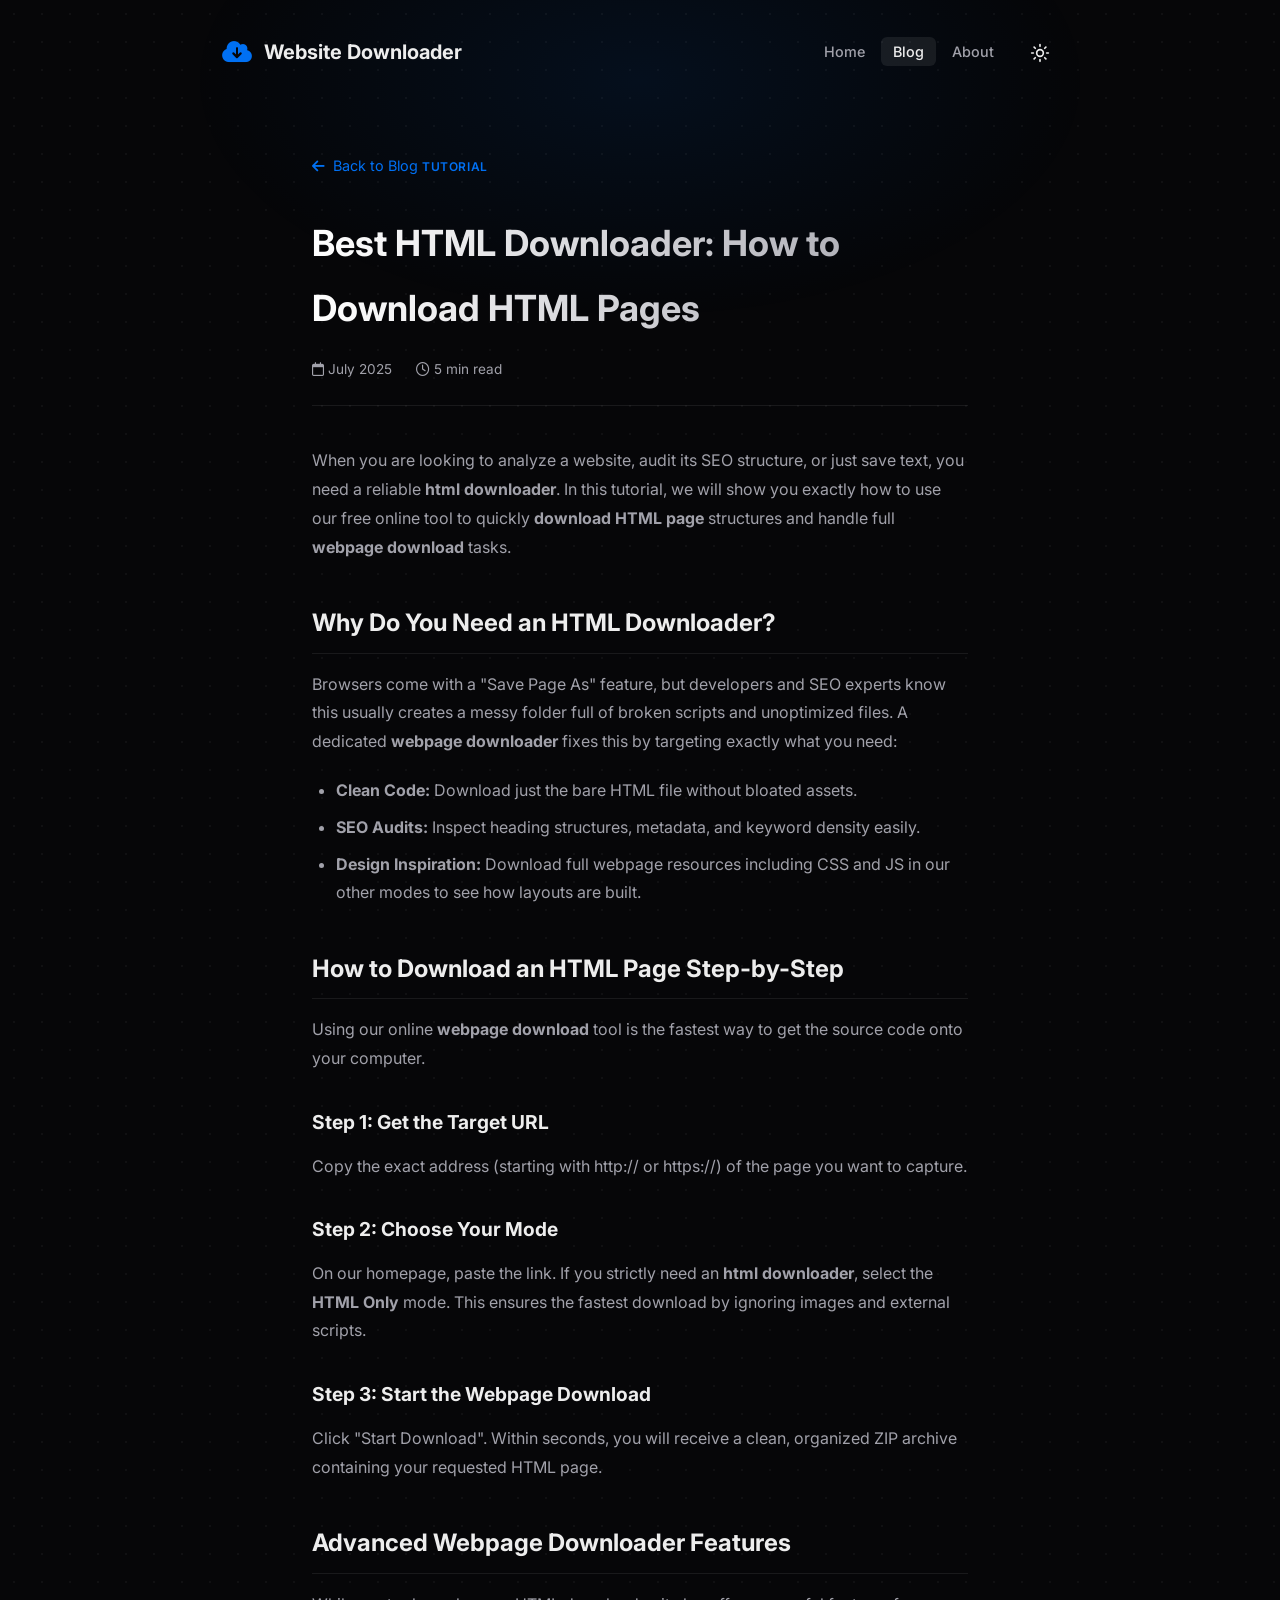
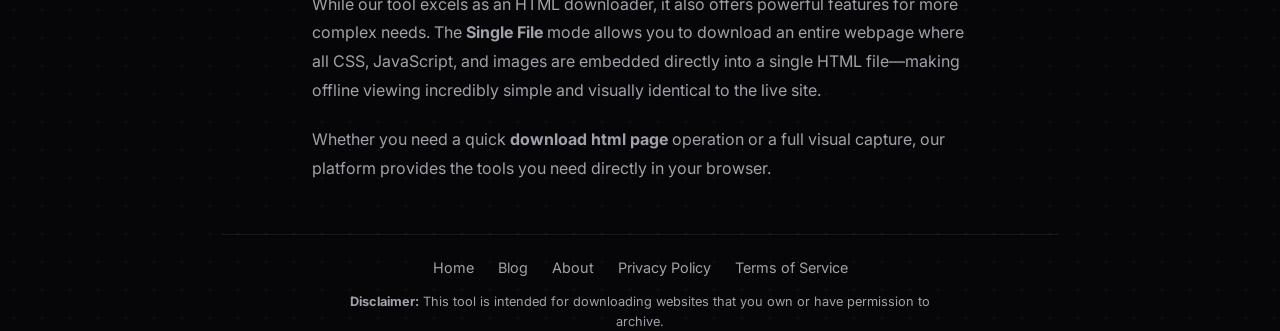
<file: frontend/blog/best-html-downloader-for-webpages.html>
<!DOCTYPE html>
<html lang="en">
<head>
    <meta charset="UTF-8">
    <meta name="viewport" content="width=device-width, initial-scale=1.0">
    <link rel="icon" type="image/png" href="../favicon.png">
    <link rel="apple-touch-icon" href="../favicon.png">
    <title>Best HTML Downloader: How to Download HTML Pages Online</title>
    <meta name="description" content="Looking for the best HTML downloader online? Learn how to effortlessly download HTML pages and webpage content directly from your browser.">
    <meta name="keywords" content="html downloader, download html page, webpage download, webpage downloader">
    <meta name="robots" content="index, follow">
    <link rel="canonical" href="https://get-html.cc.cd/blog/best-html-downloader-for-webpages.html">

    <meta property="og:type" content="article">
    <meta property="og:url" content="https://get-html.cc.cd/blog/best-html-downloader-for-webpages.html">
    <meta property="og:title" content="Best HTML Downloader: How to Download HTML Pages Online">
    <meta property="og:description" content="Looking for the best HTML downloader online? Learn how to effortlessly download HTML pages and webpage content directly from your browser.">

    <script type="application/ld+json">
    {
      "@context": "https://schema.org",
      "@type": "Article",
      "headline": "Best HTML Downloader: How to Download HTML Pages Online",
      "author": {"@type": "Organization", "name": "Website Downloader"},
      "publisher": {"@type": "Organization", "name": "Website Downloader", "url": "https://get-html.cc.cd/"},
      "datePublished": "2025-07-20",
      "dateModified": "2025-07-20"
    }
    </script>

    <!-- Preconnects -->
    <link rel="preconnect" href="https://fonts.googleapis.com">
    <link rel="preconnect" href="https://fonts.gstatic.com" crossorigin>
    <link rel="preconnect" href="https://cdnjs.cloudflare.com" crossorigin>

    <link rel="stylesheet" href="../style.css?v=7">
    <link rel="preload" href="https://fonts.googleapis.com/css2?family=Inter:wght@400;500;600;700&display=swap" as="style" onload="this.onload=null;this.rel='stylesheet'">
    <noscript><link rel="stylesheet" href="https://fonts.googleapis.com/css2?family=Inter:wght@400;500;600;700&display=swap"></noscript>
    <link rel="preload" href="https://cdnjs.cloudflare.com/ajax/libs/font-awesome/6.4.0/css/all.min.css" as="style" onload="this.onload=null;this.rel='stylesheet'">
    <noscript><link rel="stylesheet" href="https://cdnjs.cloudflare.com/ajax/libs/font-awesome/6.4.0/css/all.min.css"></noscript>
</head>

<body class="dark-mode">
    <div class="bg-shape shape1"></div>
    <div class="bg-shape shape2"></div>

    <div class="app-container">
        <header>
            <div class="logo">
                <a href="/" style="display:flex;align-items:center;gap:0.75rem;color:inherit;text-decoration:none;">
                    <i class="fa-solid fa-cloud-arrow-down"></i>
                    <span>Website Downloader</span>
                </a>
            </div>
            <nav class="header-nav">
                <a href="/" class="nav-link">Home</a>
                <a href="/blog/" class="nav-link active">Blog</a>
                <a href="/about" class="nav-link">About</a>
            </nav>
            <button id="theme-toggle" class="icon-btn" aria-label="Toggle light/dark mode">
                <i class="fa-solid fa-sun"></i>
            </button>
        </header>

        <main>
            <div class="article-content">
                <a href="/blog/" class="back-link"><i class="fa-solid fa-arrow-left"></i> Back to Blog</a>

                <span class="tag" style="font-size:0.75rem;font-weight:600;color:var(--color-primary);text-transform:uppercase;letter-spacing:0.05em;">Tutorial</span>
                <h1>Best HTML Downloader: How to Download HTML Pages</h1>
                <div class="article-meta">
                    <span><i class="fa-regular fa-calendar"></i> July 2025</span>
                    <span><i class="fa-regular fa-clock"></i> 5 min read</span>
                </div>

                <p>When you are looking to analyze a website, audit its SEO structure, or just save text, you need a reliable <strong>html downloader</strong>. In this tutorial, we will show you exactly how to use our free online tool to quickly <strong>download HTML page</strong> structures and handle full <strong>webpage download</strong> tasks.</p>

                <h2>Why Do You Need an HTML Downloader?</h2>
                <p>Browsers come with a "Save Page As" feature, but developers and SEO experts know this usually creates a messy folder full of broken scripts and unoptimized files. A dedicated <strong>webpage downloader</strong> fixes this by targeting exactly what you need:</p>
                <ul>
                    <li><strong>Clean Code:</strong> Download just the bare HTML file without bloated assets.</li>
                    <li><strong>SEO Audits:</strong> Inspect heading structures, metadata, and keyword density easily.</li>
                    <li><strong>Design Inspiration:</strong> Download full webpage resources including CSS and JS in our other modes to see how layouts are built.</li>
                </ul>

                <h2>How to Download an HTML Page Step-by-Step</h2>
                <p>Using our online <strong>webpage download</strong> tool is the fastest way to get the source code onto your computer.</p>

                <h3>Step 1: Get the Target URL</h3>
                <p>Copy the exact address (starting with http:// or https://) of the page you want to capture.</p>

                <h3>Step 2: Choose Your Mode</h3>
                <p>On our homepage, paste the link. If you strictly need an <strong>html downloader</strong>, select the <strong>HTML Only</strong> mode. This ensures the fastest download by ignoring images and external scripts.</p>

                <h3>Step 3: Start the Webpage Download</h3>
                <p>Click "Start Download". Within seconds, you will receive a clean, organized ZIP archive containing your requested HTML page.</p>

                <h2>Advanced Webpage Downloader Features</h2>
                <p>While our tool excels as an HTML downloader, it also offers powerful features for more complex needs. The <strong>Single File</strong> mode allows you to download an entire webpage where all CSS, JavaScript, and images are embedded directly into a single HTML file—making offline viewing incredibly simple and visually identical to the live site.</p>

                <p>Whether you need a quick <strong>download html page</strong> operation or a full visual capture, our platform provides the tools you need directly in your browser.</p>

            </div>
        </main>

        <footer>
            <div class="footer-links">
                <a href="/">Home</a>
                <a href="/blog/">Blog</a>
                <a href="/about">About</a>
                <a href="/privacy">Privacy Policy</a>
                <a href="/terms">Terms of Service</a>
            </div>
            <p class="disclaimer">
                <strong>Disclaimer:</strong> This tool is intended for downloading websites that you own or have permission to archive.
            </p>
        </footer>
    </div>

    <script src="../script.js"></script>
</body>
</html>
</file>
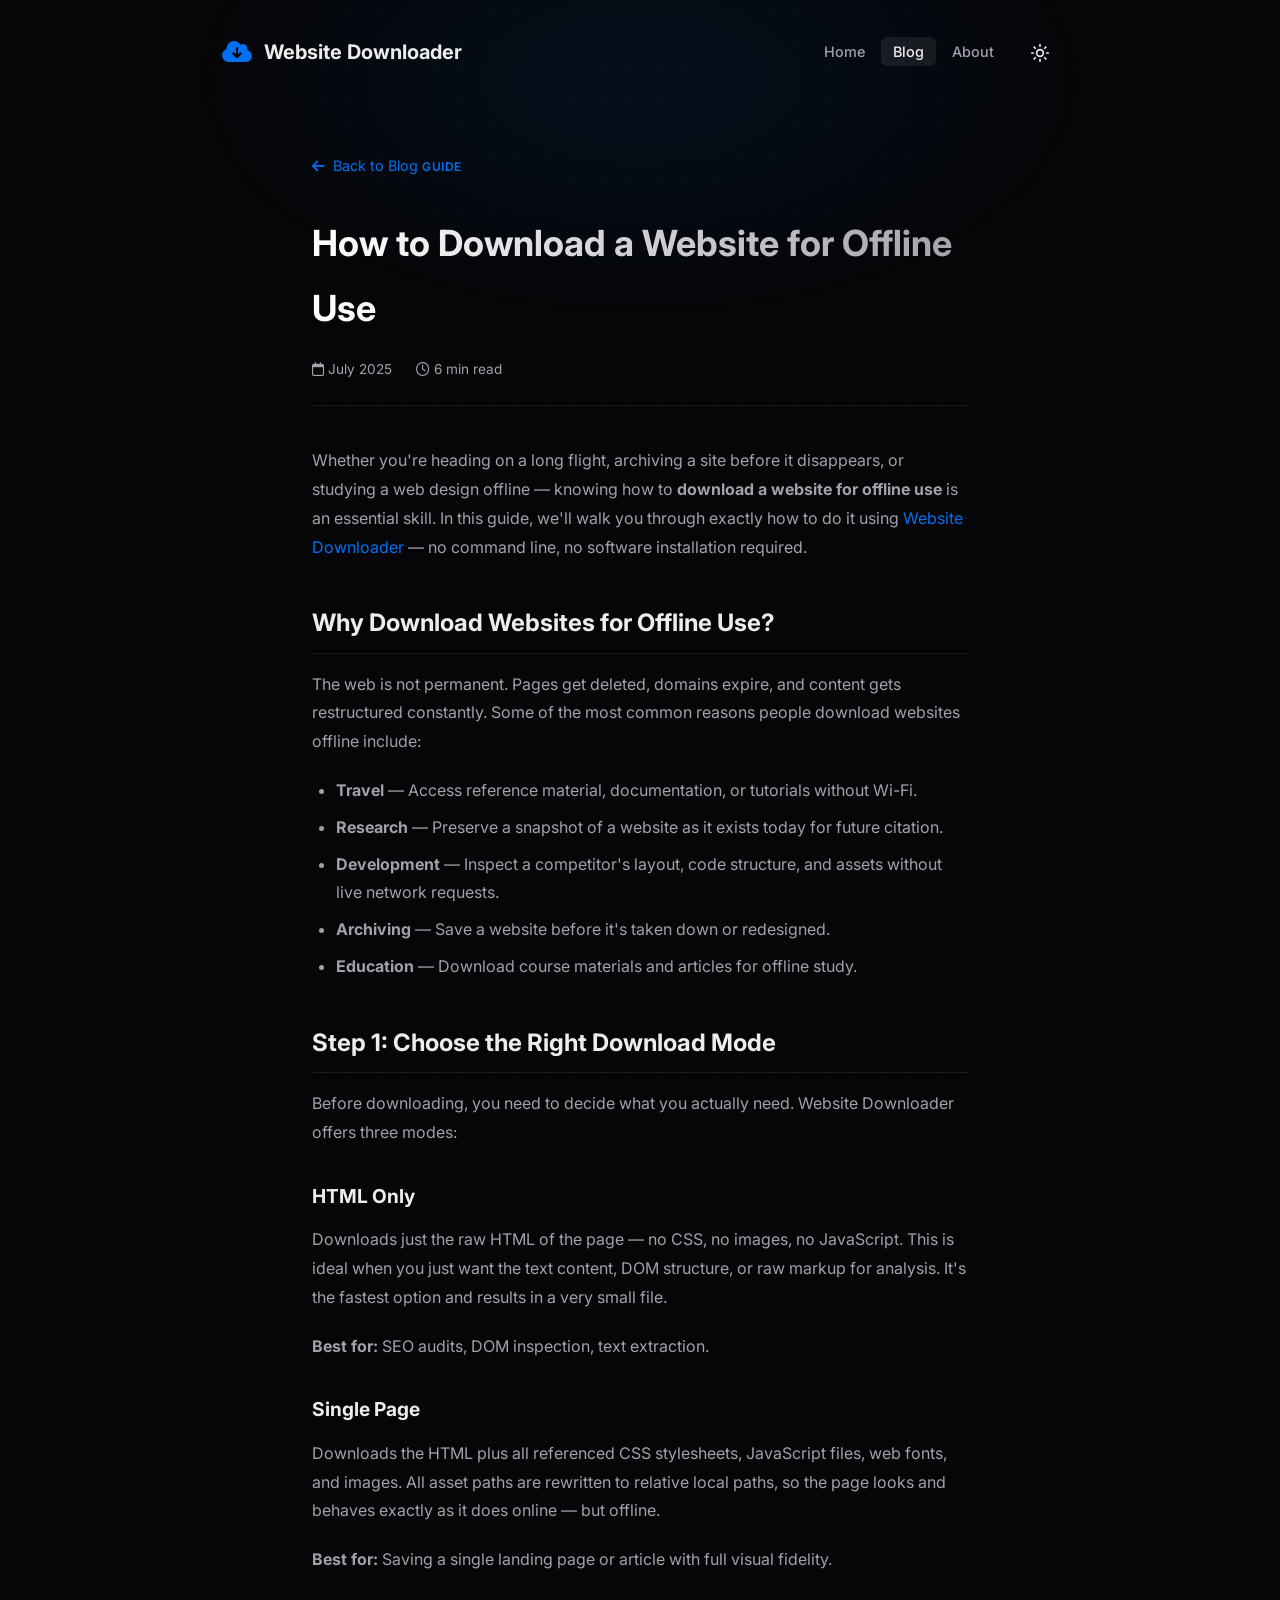
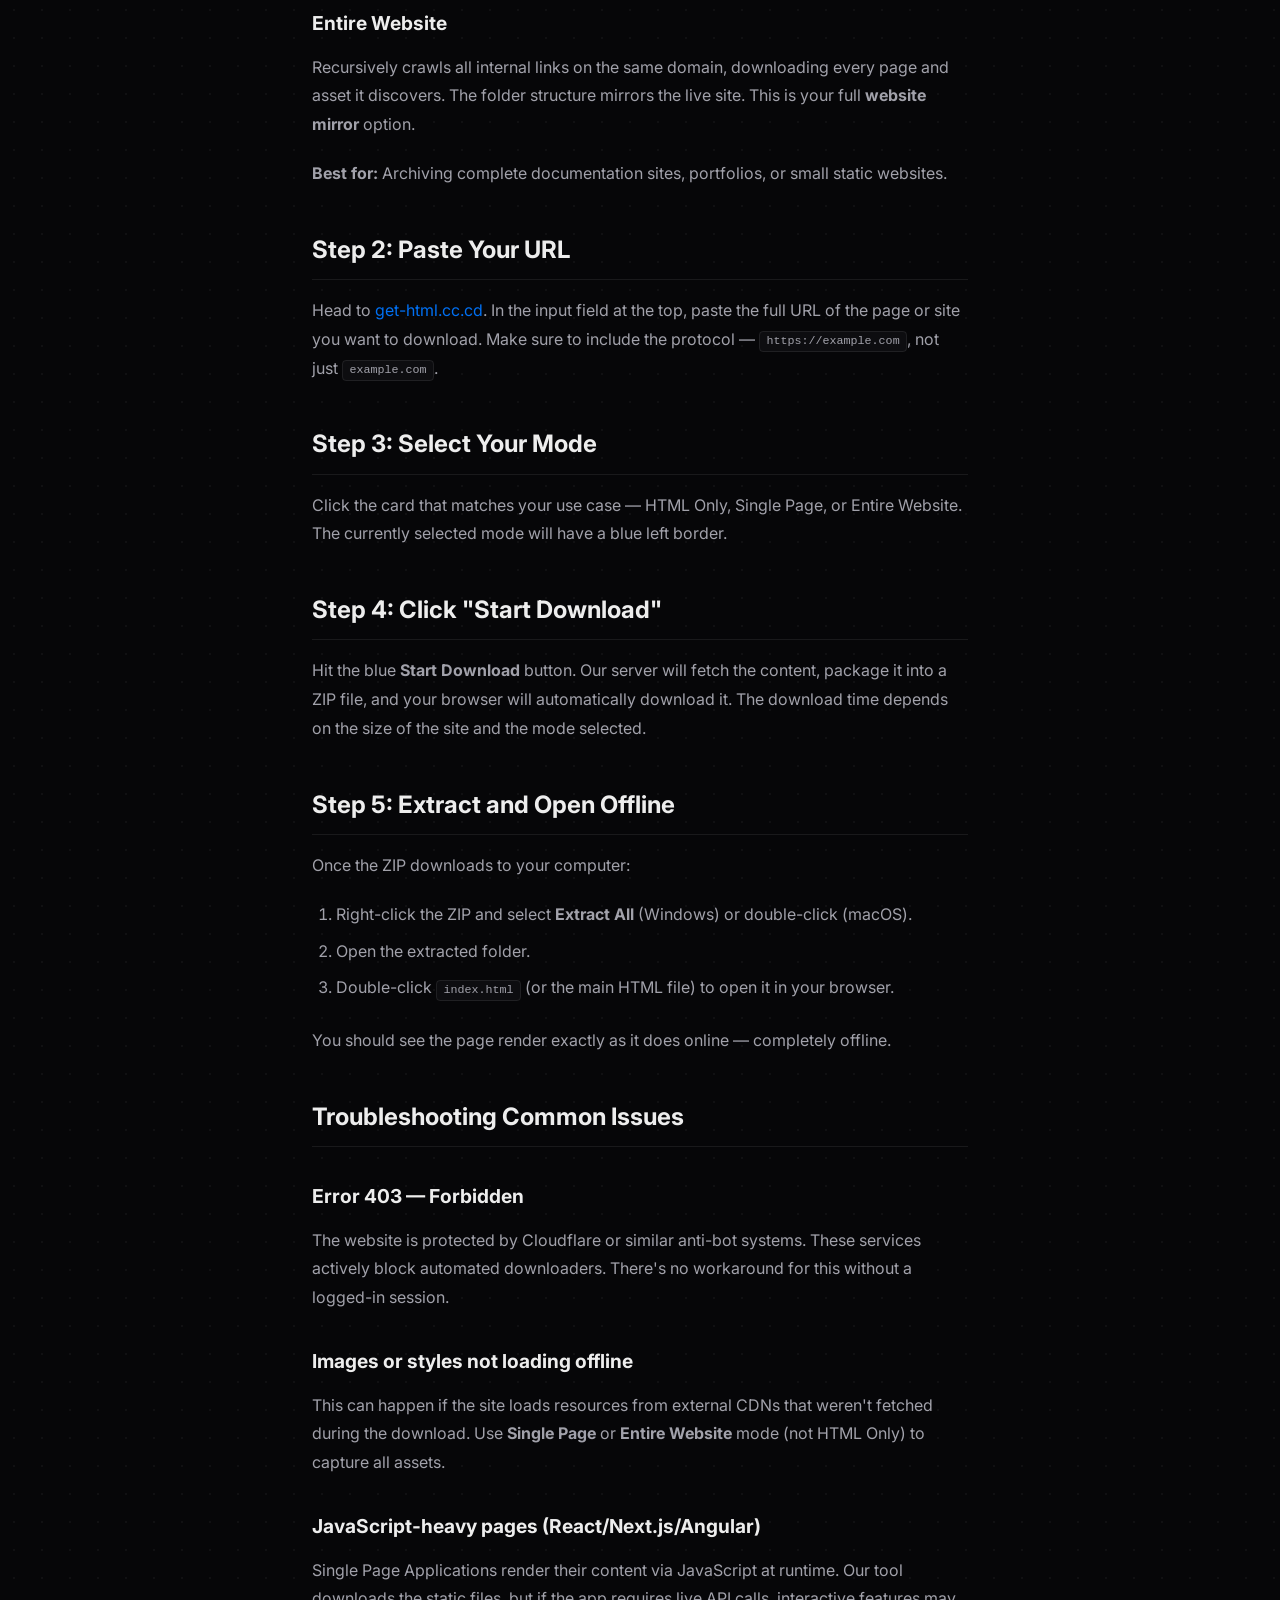
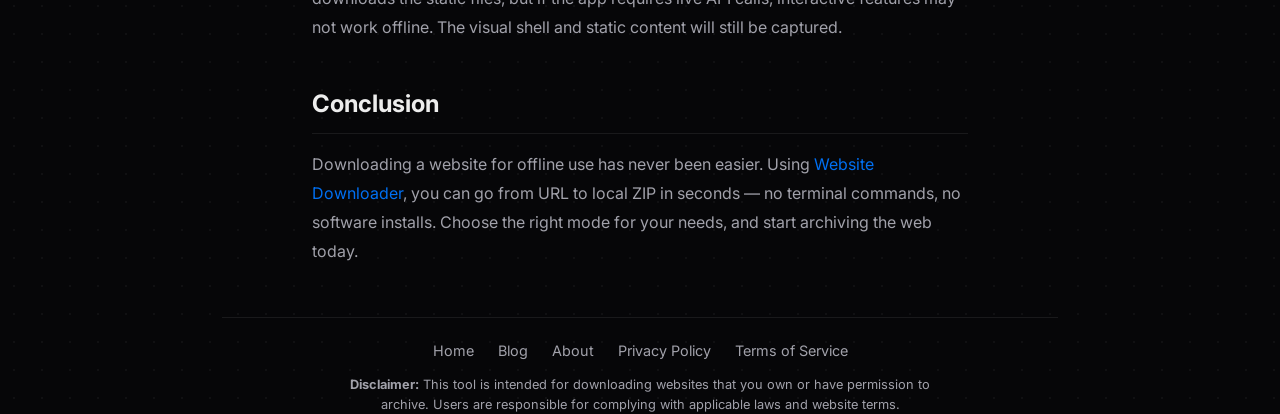
<file: frontend/blog/how-to-download-a-website-for-offline-use.html>
﻿<!DOCTYPE html>
<html lang="en">
<head>
    <meta charset="UTF-8">
    <meta name="viewport" content="width=device-width, initial-scale=1.0">
    <link rel="icon" type="image/png" href="../favicon.png">
    <link rel="apple-touch-icon" href="../favicon.png">
    <title>How to Download a Website for Offline Use | Website Downloader Blog</title>
    <meta name="description" content="Learn how to download any website for offline viewing — step by step. Save HTML pages, full web pages with CSS and JS, or mirror entire static sites using our free online tool.">
    <meta name="robots" content="index, follow">
    <link rel="canonical" href="https://get-html.cc.cd/blog/how-to-download-a-website-for-offline-use">

    <meta property="og:type" content="article">
    <meta property="og:url" content="https://get-html.cc.cd/blog/how-to-download-a-website-for-offline-use">
    <meta property="og:title" content="How to Download a Website for Offline Use">
    <meta property="og:description" content="A step-by-step guide to saving any web page or entire static site directly to your device.">

    <script type="application/ld+json">
    {
      "@context": "https://schema.org",
      "@type": "Article",
      "headline": "How to Download a Website for Offline Use",
      "author": {"@type": "Organization", "name": "Website Downloader"},
      "publisher": {"@type": "Organization", "name": "Website Downloader", "url": "https://get-html.cc.cd/"},
      "datePublished": "2025-07-01",
      "dateModified": "2025-07-19"
    }
    </script>

    <!-- Preconnects -->
    <link rel="preconnect" href="https://fonts.googleapis.com">
    <link rel="preconnect" href="https://fonts.gstatic.com" crossorigin>
    <link rel="preconnect" href="https://cdnjs.cloudflare.com" crossorigin>

    <link rel="stylesheet" href="../style.css?v=7">
    <link rel="preload" href="https://fonts.googleapis.com/css2?family=Inter:wght@400;500;600;700&display=swap" as="style" onload="this.onload=null;this.rel='stylesheet'">
    <noscript><link rel="stylesheet" href="https://fonts.googleapis.com/css2?family=Inter:wght@400;500;600;700&display=swap"></noscript>
    <link rel="preload" href="https://cdnjs.cloudflare.com/ajax/libs/font-awesome/6.4.0/css/all.min.css" as="style" onload="this.onload=null;this.rel='stylesheet'">
    <noscript><link rel="stylesheet" href="https://cdnjs.cloudflare.com/ajax/libs/font-awesome/6.4.0/css/all.min.css"></noscript>
</head>

<body class="dark-mode">
    <div class="bg-shape shape1"></div>
    <div class="bg-shape shape2"></div>

    <div class="app-container">
        <header>
            <div class="logo">
                <a href="/" style="display:flex;align-items:center;gap:0.75rem;color:inherit;text-decoration:none;">
                    <i class="fa-solid fa-cloud-arrow-down"></i>
                    <span>Website Downloader</span>
                </a>
            </div>
            <nav class="header-nav">
                <a href="/" class="nav-link">Home</a>
                <a href="/blog/" class="nav-link active">Blog</a>
                <a href="/about" class="nav-link">About</a>
            </nav>
            <button id="theme-toggle" class="icon-btn" aria-label="Toggle light/dark mode">
                <i class="fa-solid fa-sun"></i>
            </button>
        </header>

        <main>
            <div class="article-content">
                <a href="/blog/" class="back-link"><i class="fa-solid fa-arrow-left"></i> Back to Blog</a>

                <span class="tag" style="font-size:0.75rem;font-weight:600;color:var(--color-primary);text-transform:uppercase;letter-spacing:0.05em;">Guide</span>
                <h1>How to Download a Website for Offline Use</h1>
                <div class="article-meta">
                    <span><i class="fa-regular fa-calendar"></i> July 2025</span>
                    <span><i class="fa-regular fa-clock"></i> 6 min read</span>
                </div>

                <p>Whether you're heading on a long flight, archiving a site before it disappears, or studying a web design offline — knowing how to <strong>download a website for offline use</strong> is an essential skill. In this guide, we'll walk you through exactly how to do it using <a href="https://get-html.cc.cd/">Website Downloader</a> — no command line, no software installation required.</p>

                <h2>Why Download Websites for Offline Use?</h2>
                <p>The web is not permanent. Pages get deleted, domains expire, and content gets restructured constantly. Some of the most common reasons people download websites offline include:</p>
                <ul>
                    <li><strong>Travel</strong> — Access reference material, documentation, or tutorials without Wi-Fi.</li>
                    <li><strong>Research</strong> — Preserve a snapshot of a website as it exists today for future citation.</li>
                    <li><strong>Development</strong> — Inspect a competitor's layout, code structure, and assets without live network requests.</li>
                    <li><strong>Archiving</strong> — Save a website before it's taken down or redesigned.</li>
                    <li><strong>Education</strong> — Download course materials and articles for offline study.</li>
                </ul>

                <h2>Step 1: Choose the Right Download Mode</h2>
                <p>Before downloading, you need to decide what you actually need. Website Downloader offers three modes:</p>

                <h3>HTML Only</h3>
                <p>Downloads just the raw HTML of the page — no CSS, no images, no JavaScript. This is ideal when you just want the text content, DOM structure, or raw markup for analysis. It's the fastest option and results in a very small file.</p>
                <p><strong>Best for:</strong> SEO audits, DOM inspection, text extraction.</p>

                <h3>Single Page</h3>
                <p>Downloads the HTML plus all referenced CSS stylesheets, JavaScript files, web fonts, and images. All asset paths are rewritten to relative local paths, so the page looks and behaves exactly as it does online — but offline.</p>
                <p><strong>Best for:</strong> Saving a single landing page or article with full visual fidelity.</p>

                <h3>Entire Website</h3>
                <p>Recursively crawls all internal links on the same domain, downloading every page and asset it discovers. The folder structure mirrors the live site. This is your full <strong>website mirror</strong> option.</p>
                <p><strong>Best for:</strong> Archiving complete documentation sites, portfolios, or small static websites.</p>

                <h2>Step 2: Paste Your URL</h2>
                <p>Head to <a href="https://get-html.cc.cd/">get-html.cc.cd</a>. In the input field at the top, paste the full URL of the page or site you want to download. Make sure to include the protocol — <code>https://example.com</code>, not just <code>example.com</code>.</p>

                <h2>Step 3: Select Your Mode</h2>
                <p>Click the card that matches your use case — HTML Only, Single Page, or Entire Website. The currently selected mode will have a blue left border.</p>

                <h2>Step 4: Click "Start Download"</h2>
                <p>Hit the blue <strong>Start Download</strong> button. Our server will fetch the content, package it into a ZIP file, and your browser will automatically download it. The download time depends on the size of the site and the mode selected.</p>

                <h2>Step 5: Extract and Open Offline</h2>
                <p>Once the ZIP downloads to your computer:</p>
                <ol>
                    <li>Right-click the ZIP and select <strong>Extract All</strong> (Windows) or double-click (macOS).</li>
                    <li>Open the extracted folder.</li>
                    <li>Double-click <code>index.html</code> (or the main HTML file) to open it in your browser.</li>
                </ol>
                <p>You should see the page render exactly as it does online — completely offline.</p>

                <h2>Troubleshooting Common Issues</h2>
                <h3>Error 403 — Forbidden</h3>
                <p>The website is protected by Cloudflare or similar anti-bot systems. These services actively block automated downloaders. There's no workaround for this without a logged-in session.</p>

                <h3>Images or styles not loading offline</h3>
                <p>This can happen if the site loads resources from external CDNs that weren't fetched during the download. Use <strong>Single Page</strong> or <strong>Entire Website</strong> mode (not HTML Only) to capture all assets.</p>

                <h3>JavaScript-heavy pages (React/Next.js/Angular)</h3>
                <p>Single Page Applications render their content via JavaScript at runtime. Our tool downloads the static files, but if the app requires live API calls, interactive features may not work offline. The visual shell and static content will still be captured.</p>

                <h2>Conclusion</h2>
                <p>Downloading a website for offline use has never been easier. Using <a href="https://get-html.cc.cd/">Website Downloader</a>, you can go from URL to local ZIP in seconds — no terminal commands, no software installs. Choose the right mode for your needs, and start archiving the web today.</p>
            </div>
        </main>

        <footer>
            <div class="footer-links">
                <a href="/">Home</a>
                <a href="/blog/">Blog</a>
                <a href="/about">About</a>
                <a href="/privacy">Privacy Policy</a>
                <a href="/terms">Terms of Service</a>
            </div>
            <p class="disclaimer">
                <strong>Disclaimer:</strong> This tool is intended for downloading websites that you own or have permission to archive. Users are responsible for complying with applicable laws and website terms.
            </p>
        </footer>
    </div>

    <script src="../script.js"></script>
</body>
</html>
</file>
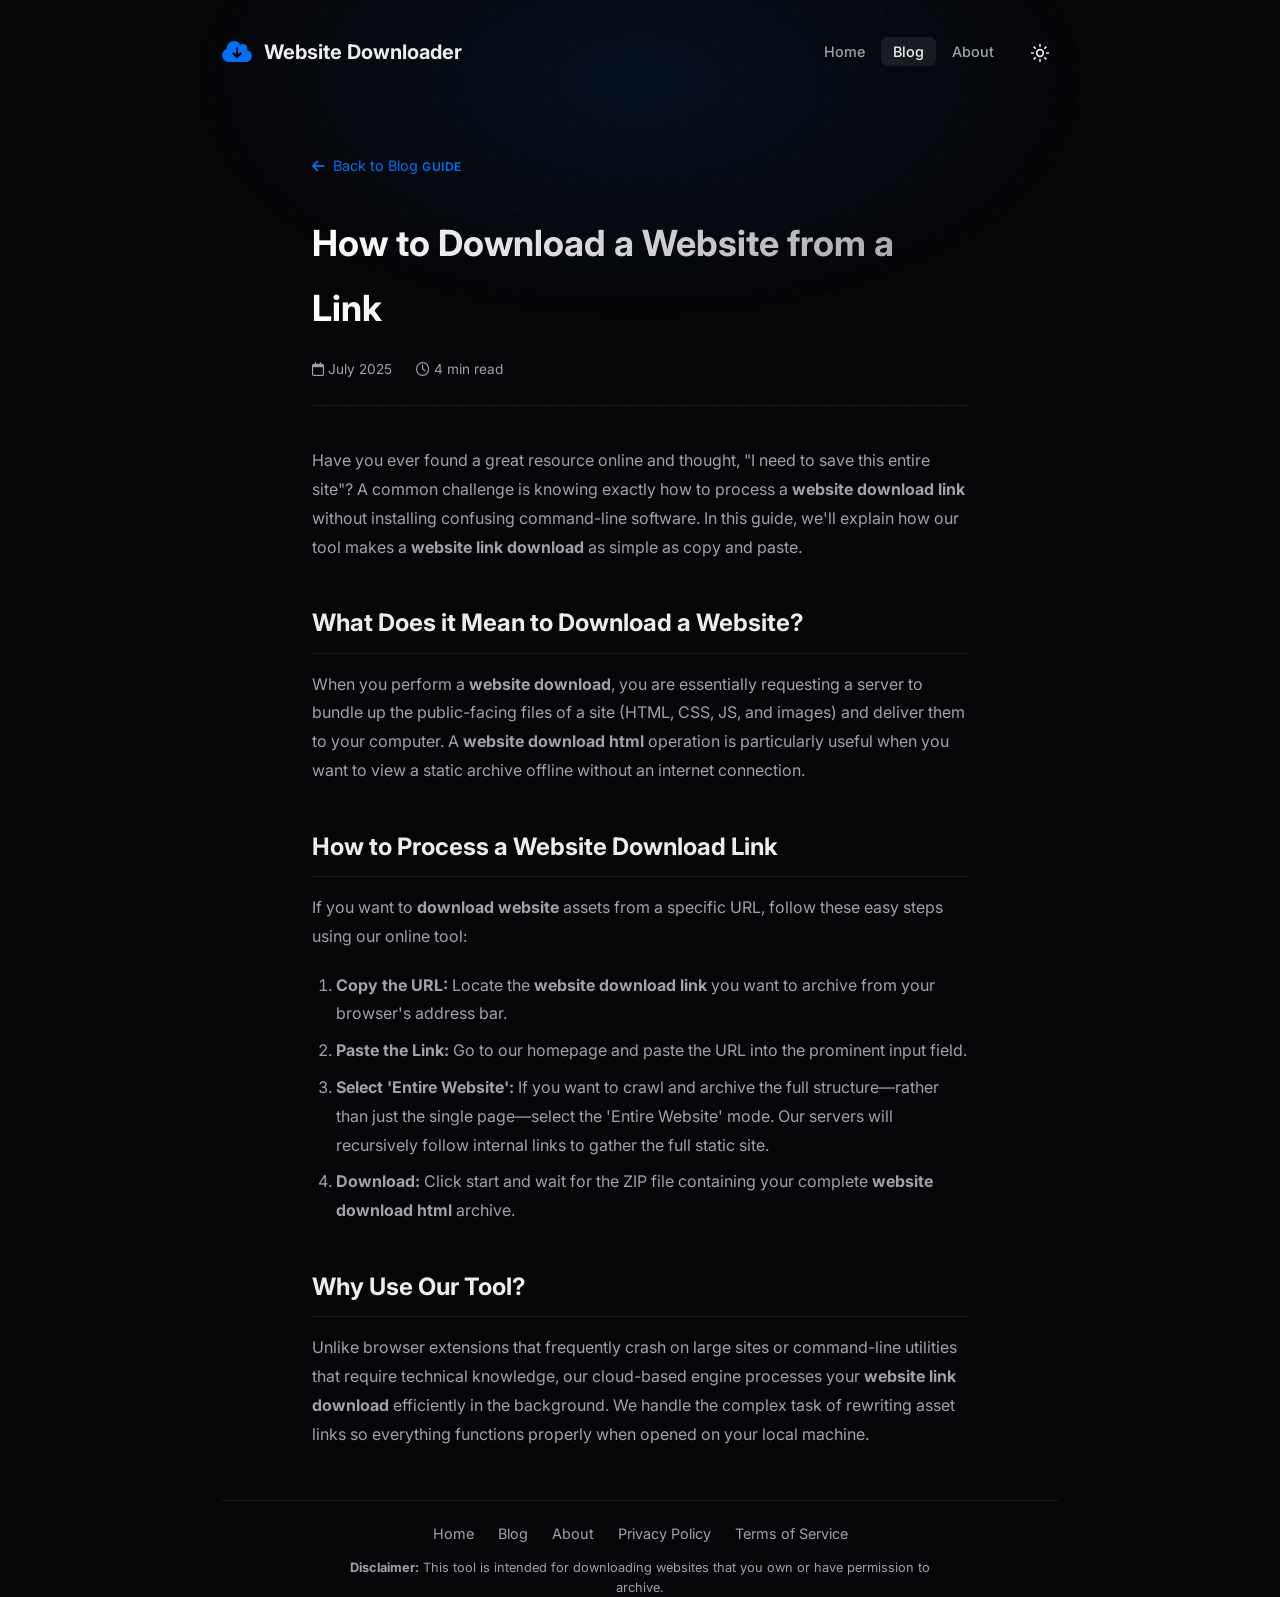
<file: frontend/blog/how-to-download-website-from-link.html>
<!DOCTYPE html>
<html lang="en">
<head>
    <meta charset="UTF-8">
    <meta name="viewport" content="width=device-width, initial-scale=1.0">
    <link rel="icon" type="image/png" href="../favicon.png">
    <link rel="apple-touch-icon" href="../favicon.png">
    <title>How to Download a Website from a Link</title>
    <meta name="description" content="Learn how to effortlessly execute a website link download. Convert any website download link into a full offline archive with our free tool.">
    <meta name="keywords" content="website link download, website download html, website download link, download website, website download">
    <meta name="robots" content="index, follow">
    <link rel="canonical" href="https://get-html.cc.cd/blog/how-to-download-website-from-link.html">

    <meta property="og:type" content="article">
    <meta property="og:url" content="https://get-html.cc.cd/blog/how-to-download-website-from-link.html">
    <meta property="og:title" content="How to Download a Website from a Link">
    <meta property="og:description" content="Learn how to effortlessly execute a website link download. Convert any website download link into a full offline archive with our free tool.">

    <script type="application/ld+json">
    {
      "@context": "https://schema.org",
      "@type": "Article",
      "headline": "How to Download a Website from a Link",
      "author": {"@type": "Organization", "name": "Website Downloader"},
      "publisher": {"@type": "Organization", "name": "Website Downloader", "url": "https://get-html.cc.cd/"},
      "datePublished": "2025-07-20",
      "dateModified": "2025-07-20"
    }
    </script>

    <!-- Preconnects -->
    <link rel="preconnect" href="https://fonts.googleapis.com">
    <link rel="preconnect" href="https://fonts.gstatic.com" crossorigin>
    <link rel="preconnect" href="https://cdnjs.cloudflare.com" crossorigin>

    <link rel="stylesheet" href="../style.css?v=7">
    <link rel="preload" href="https://fonts.googleapis.com/css2?family=Inter:wght@400;500;600;700&display=swap" as="style" onload="this.onload=null;this.rel='stylesheet'">
    <noscript><link rel="stylesheet" href="https://fonts.googleapis.com/css2?family=Inter:wght@400;500;600;700&display=swap"></noscript>
    <link rel="preload" href="https://cdnjs.cloudflare.com/ajax/libs/font-awesome/6.4.0/css/all.min.css" as="style" onload="this.onload=null;this.rel='stylesheet'">
    <noscript><link rel="stylesheet" href="https://cdnjs.cloudflare.com/ajax/libs/font-awesome/6.4.0/css/all.min.css"></noscript>
</head>

<body class="dark-mode">
    <div class="bg-shape shape1"></div>
    <div class="bg-shape shape2"></div>

    <div class="app-container">
        <header>
            <div class="logo">
                <a href="/" style="display:flex;align-items:center;gap:0.75rem;color:inherit;text-decoration:none;">
                    <i class="fa-solid fa-cloud-arrow-down"></i>
                    <span>Website Downloader</span>
                </a>
            </div>
            <nav class="header-nav">
                <a href="/" class="nav-link">Home</a>
                <a href="/blog/" class="nav-link active">Blog</a>
                <a href="/about" class="nav-link">About</a>
            </nav>
            <button id="theme-toggle" class="icon-btn" aria-label="Toggle light/dark mode">
                <i class="fa-solid fa-sun"></i>
            </button>
        </header>

        <main>
            <div class="article-content">
                <a href="/blog/" class="back-link"><i class="fa-solid fa-arrow-left"></i> Back to Blog</a>

                <span class="tag" style="font-size:0.75rem;font-weight:600;color:var(--color-primary);text-transform:uppercase;letter-spacing:0.05em;">Guide</span>
                <h1>How to Download a Website from a Link</h1>
                <div class="article-meta">
                    <span><i class="fa-regular fa-calendar"></i> July 2025</span>
                    <span><i class="fa-regular fa-clock"></i> 4 min read</span>
                </div>

                <p>Have you ever found a great resource online and thought, "I need to save this entire site"? A common challenge is knowing exactly how to process a <strong>website download link</strong> without installing confusing command-line software. In this guide, we'll explain how our tool makes a <strong>website link download</strong> as simple as copy and paste.</p>

                <h2>What Does it Mean to Download a Website?</h2>
                <p>When you perform a <strong>website download</strong>, you are essentially requesting a server to bundle up the public-facing files of a site (HTML, CSS, JS, and images) and deliver them to your computer. A <strong>website download html</strong> operation is particularly useful when you want to view a static archive offline without an internet connection.</p>

                <h2>How to Process a Website Download Link</h2>
                <p>If you want to <strong>download website</strong> assets from a specific URL, follow these easy steps using our online tool:</p>

                <ol>
                    <li><strong>Copy the URL:</strong> Locate the <strong>website download link</strong> you want to archive from your browser's address bar.</li>
                    <li><strong>Paste the Link:</strong> Go to our homepage and paste the URL into the prominent input field.</li>
                    <li><strong>Select 'Entire Website':</strong> If you want to crawl and archive the full structure—rather than just the single page—select the 'Entire Website' mode. Our servers will recursively follow internal links to gather the full static site.</li>
                    <li><strong>Download:</strong> Click start and wait for the ZIP file containing your complete <strong>website download html</strong> archive.</li>
                </ol>

                <h2>Why Use Our Tool?</h2>
                <p>Unlike browser extensions that frequently crash on large sites or command-line utilities that require technical knowledge, our cloud-based engine processes your <strong>website link download</strong> efficiently in the background. We handle the complex task of rewriting asset links so everything functions properly when opened on your local machine.</p>

            </div>
        </main>

        <footer>
            <div class="footer-links">
                <a href="/">Home</a>
                <a href="/blog/">Blog</a>
                <a href="/about">About</a>
                <a href="/privacy">Privacy Policy</a>
                <a href="/terms">Terms of Service</a>
            </div>
            <p class="disclaimer">
                <strong>Disclaimer:</strong> This tool is intended for downloading websites that you own or have permission to archive.
            </p>
        </footer>
    </div>

    <script src="../script.js"></script>
</body>
</html>
</file>
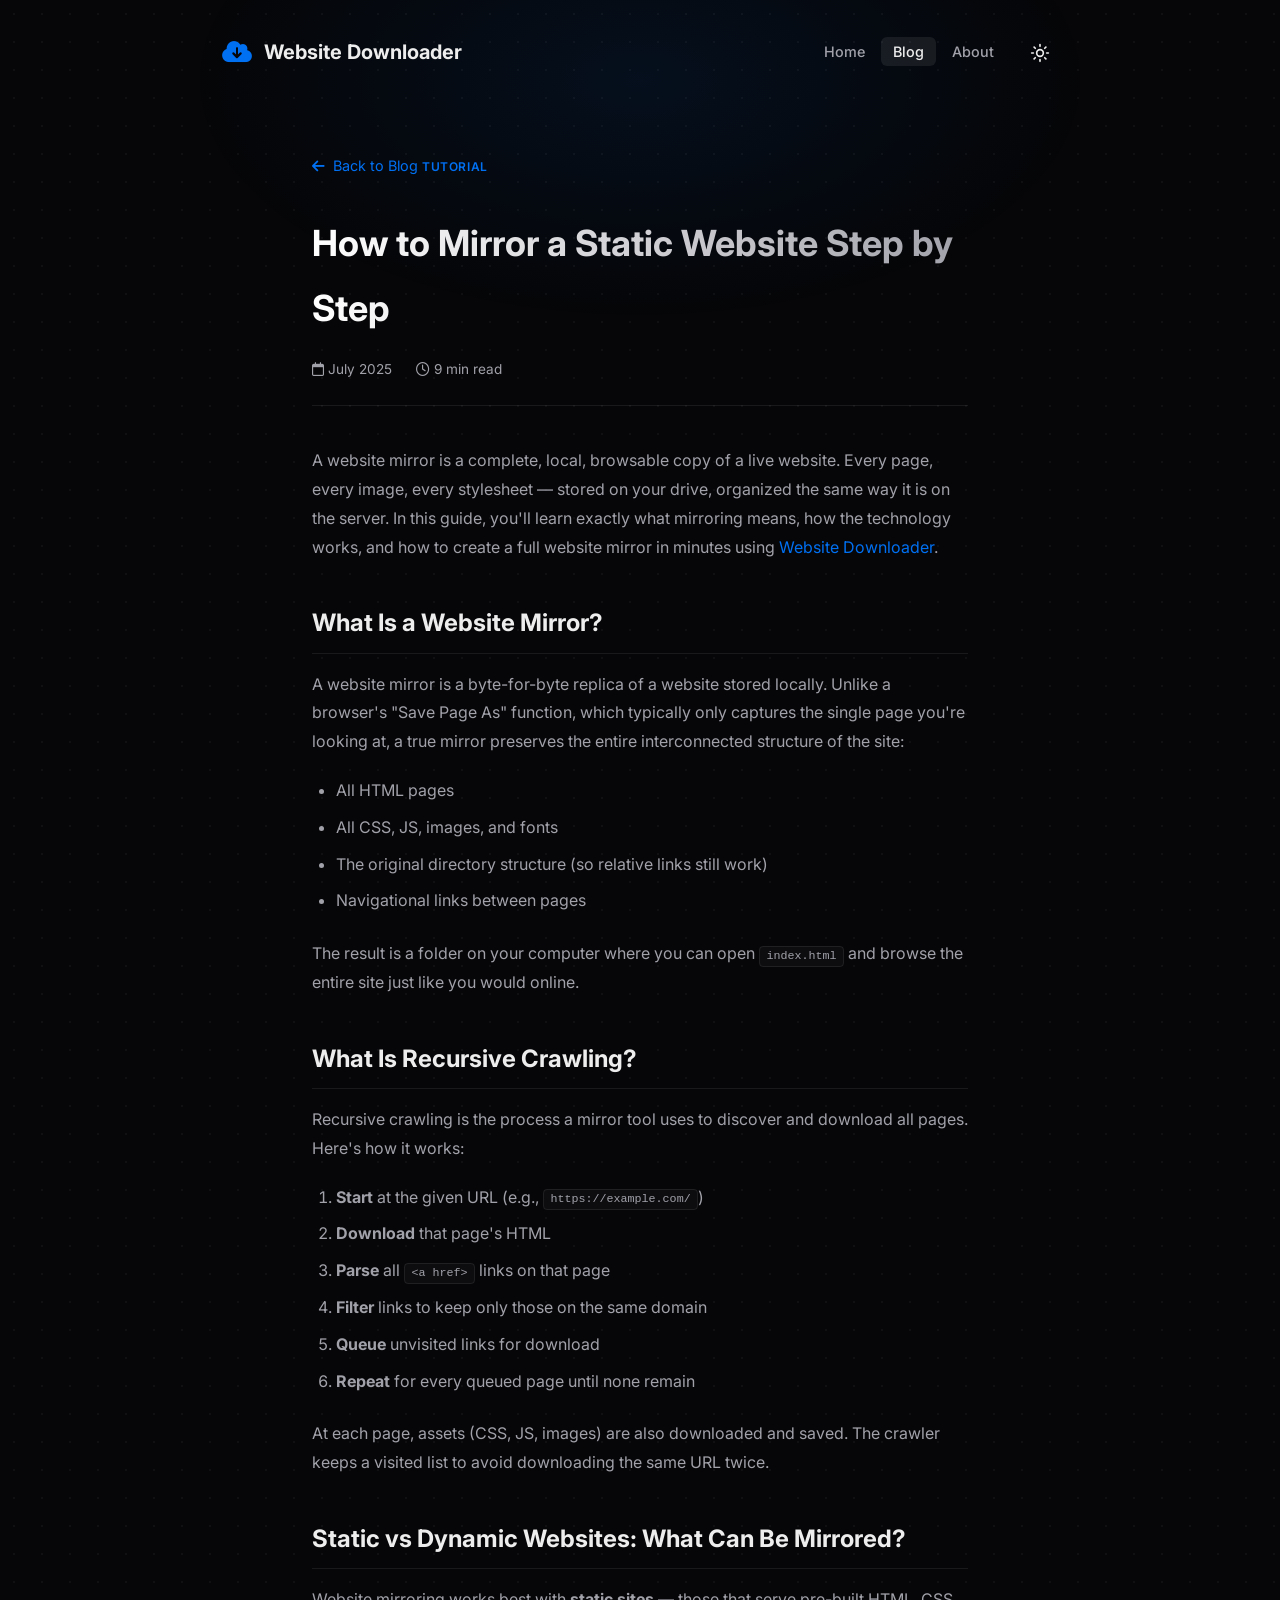
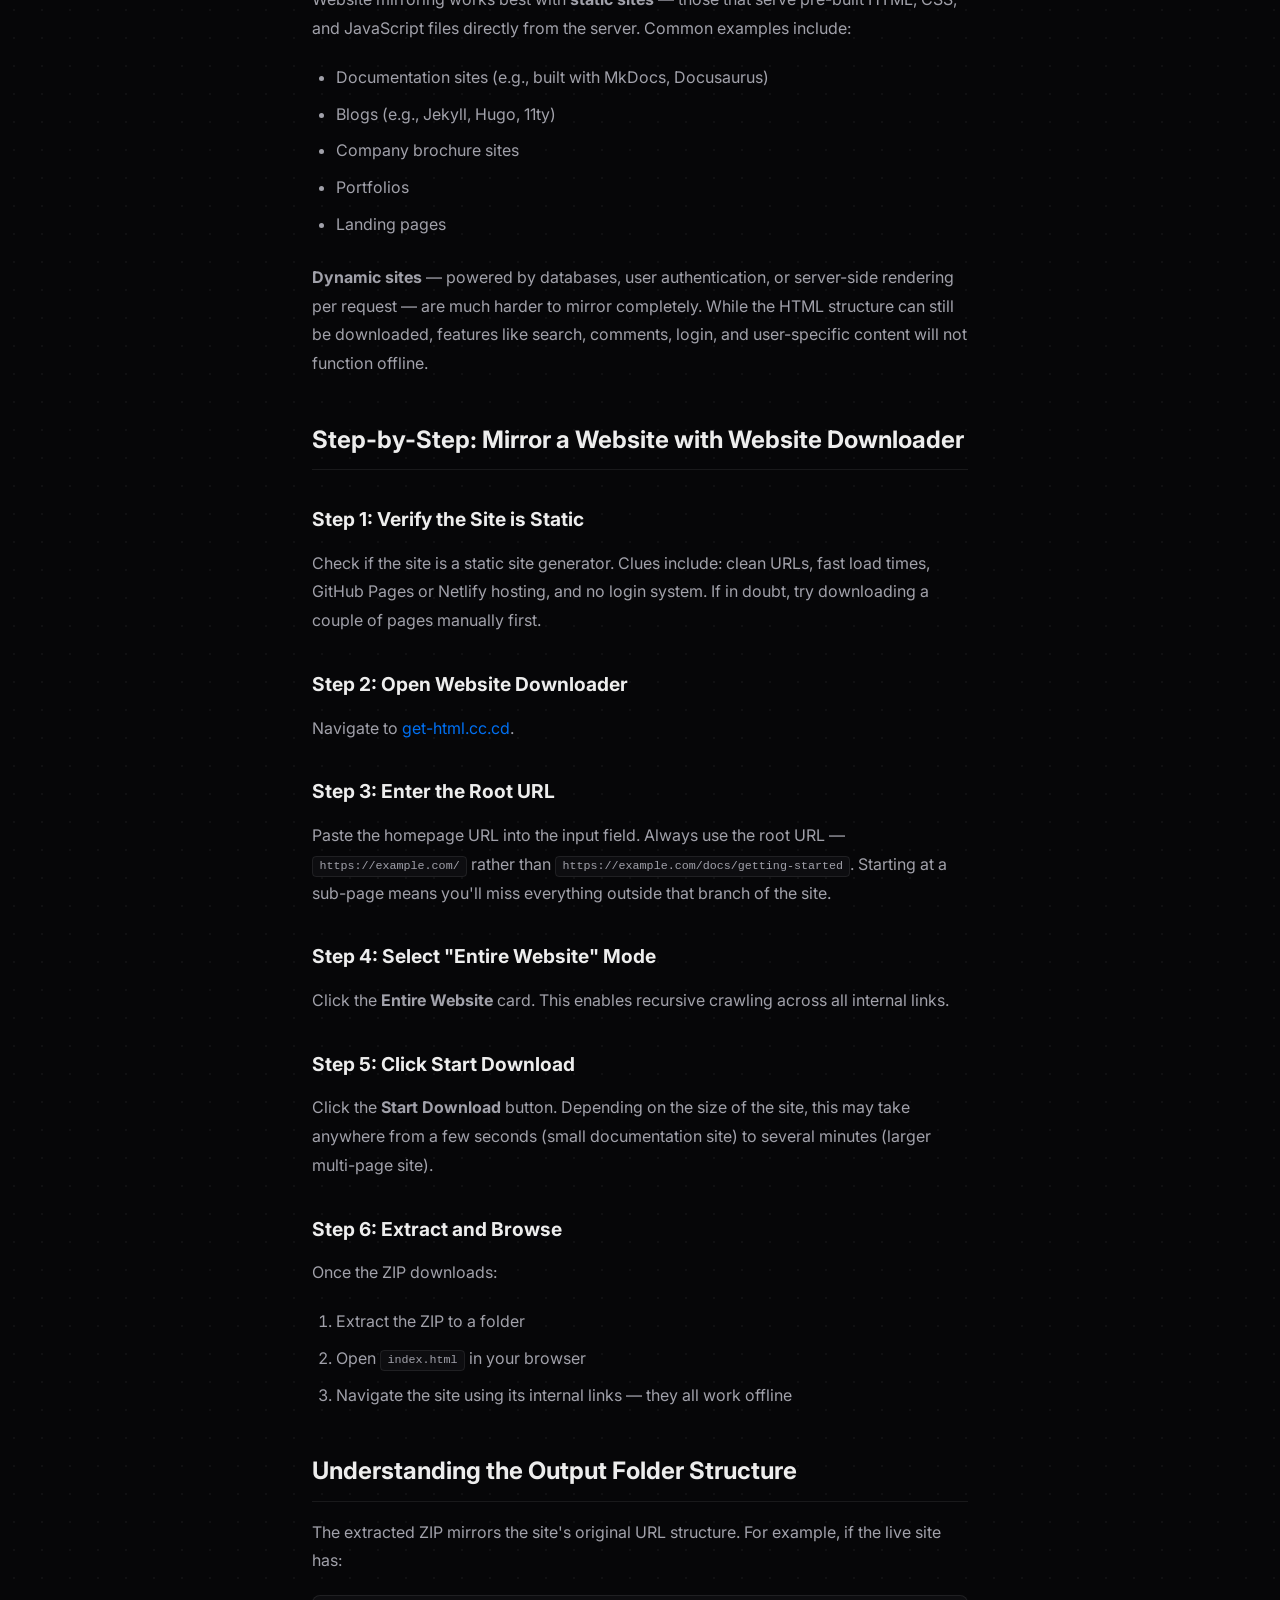
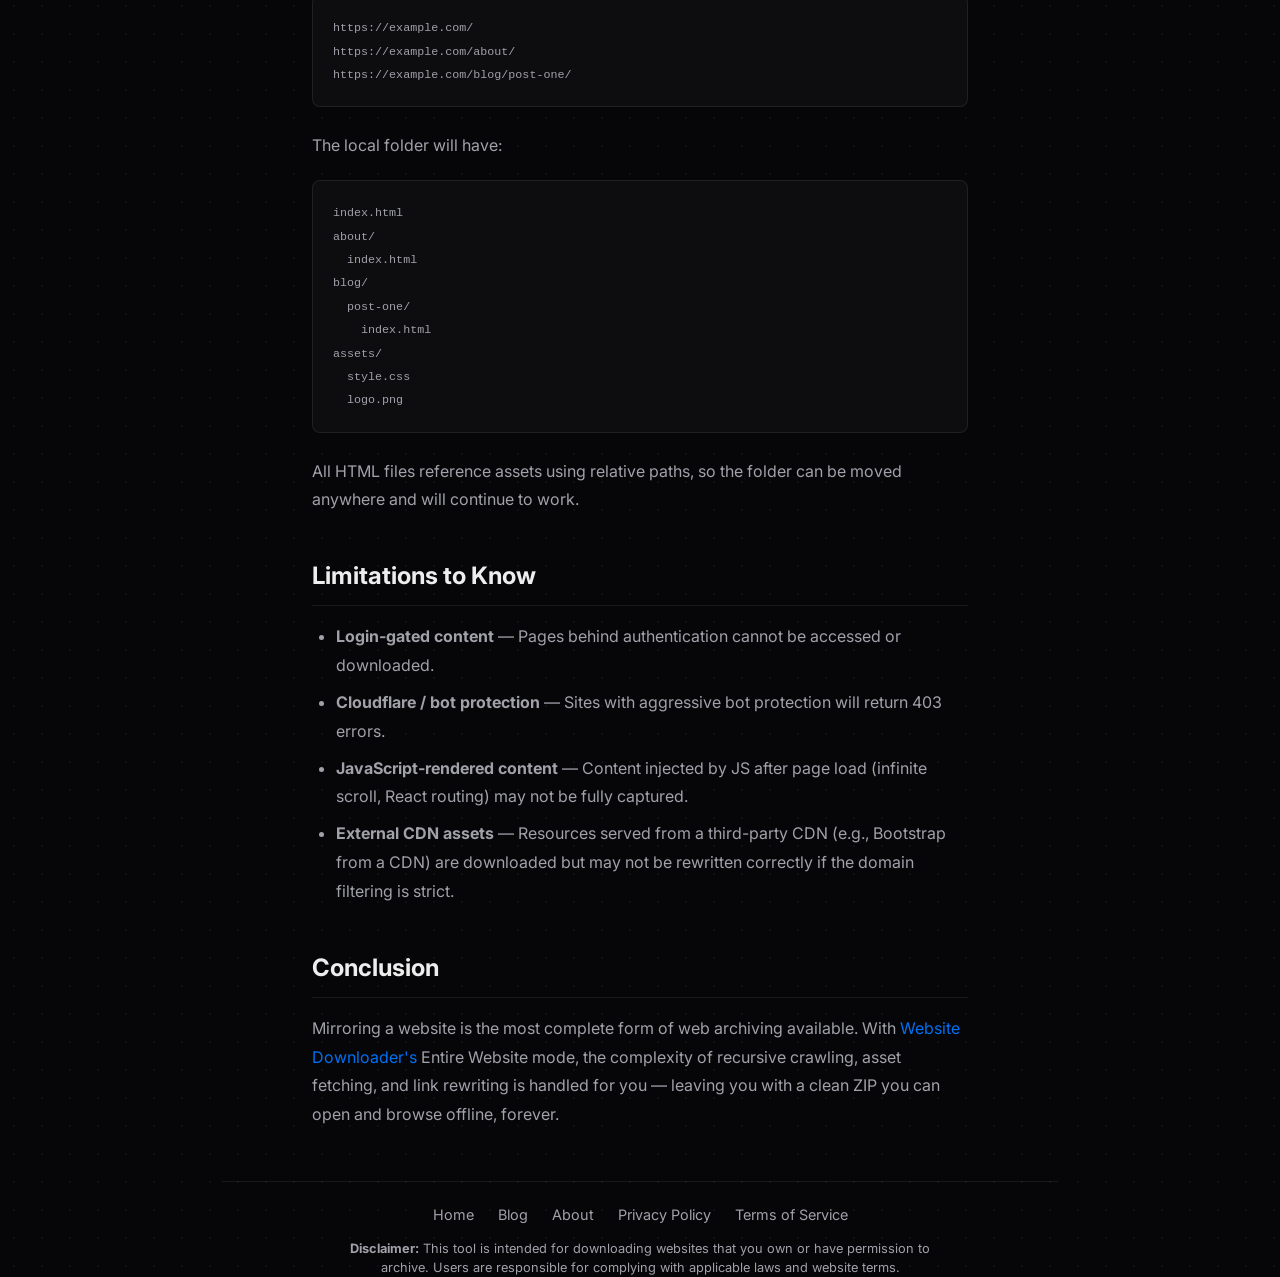
<file: frontend/blog/how-to-mirror-a-static-website.html>
﻿<!DOCTYPE html>
<html lang="en">
<head>
    <meta charset="UTF-8">
    <meta name="viewport" content="width=device-width, initial-scale=1.0">
    <link rel="icon" type="image/png" href="../favicon.png">
    <link rel="apple-touch-icon" href="../favicon.png">
    <title>How to Mirror a Static Website Step by Step | Website Downloader Blog</title>
    <meta name="description" content="A complete step-by-step guide to mirroring a static website — what recursive crawling means, how directory structure is preserved, and how to use our free website mirroring tool.">
    <meta name="robots" content="index, follow">
    <link rel="canonical" href="https://get-html.cc.cd/blog/how-to-mirror-a-static-website">

    <meta property="og:type" content="article">
    <meta property="og:url" content="https://get-html.cc.cd/blog/how-to-mirror-a-static-website">
    <meta property="og:title" content="How to Mirror a Static Website Step by Step">
    <meta property="og:description" content="Learn what a website mirror is, how recursive crawling works, and how to create a complete local copy of any static site.">

    <script type="application/ld+json">
    {
      "@context": "https://schema.org",
      "@type": "Article",
      "headline": "How to Mirror a Static Website Step by Step",
      "author": {"@type": "Organization", "name": "Website Downloader"},
      "publisher": {"@type": "Organization", "name": "Website Downloader", "url": "https://get-html.cc.cd/"},
      "datePublished": "2025-07-12",
      "dateModified": "2025-07-19"
    }
    </script>

    <!-- Preconnects -->
    <link rel="preconnect" href="https://fonts.googleapis.com">
    <link rel="preconnect" href="https://fonts.gstatic.com" crossorigin>
    <link rel="preconnect" href="https://cdnjs.cloudflare.com" crossorigin>

    <link rel="stylesheet" href="../style.css?v=7">
    <link rel="preload" href="https://fonts.googleapis.com/css2?family=Inter:wght@400;500;600;700&display=swap" as="style" onload="this.onload=null;this.rel='stylesheet'">
    <noscript><link rel="stylesheet" href="https://fonts.googleapis.com/css2?family=Inter:wght@400;500;600;700&display=swap"></noscript>
    <link rel="preload" href="https://cdnjs.cloudflare.com/ajax/libs/font-awesome/6.4.0/css/all.min.css" as="style" onload="this.onload=null;this.rel='stylesheet'">
    <noscript><link rel="stylesheet" href="https://cdnjs.cloudflare.com/ajax/libs/font-awesome/6.4.0/css/all.min.css"></noscript>
</head>

<body class="dark-mode">
    <div class="bg-shape shape1"></div>
    <div class="bg-shape shape2"></div>

    <div class="app-container">
        <header>
            <div class="logo">
                <a href="/" style="display:flex;align-items:center;gap:0.75rem;color:inherit;text-decoration:none;">
                    <i class="fa-solid fa-cloud-arrow-down"></i>
                    <span>Website Downloader</span>
                </a>
            </div>
            <nav class="header-nav">
                <a href="/" class="nav-link">Home</a>
                <a href="/blog/" class="nav-link active">Blog</a>
                <a href="/about" class="nav-link">About</a>
            </nav>
            <button id="theme-toggle" class="icon-btn" aria-label="Toggle light/dark mode">
                <i class="fa-solid fa-sun"></i>
            </button>
        </header>

        <main>
            <div class="article-content">
                <a href="/blog/" class="back-link"><i class="fa-solid fa-arrow-left"></i> Back to Blog</a>

                <span class="tag" style="font-size:0.75rem;font-weight:600;color:var(--color-primary);text-transform:uppercase;letter-spacing:0.05em;">Tutorial</span>
                <h1>How to Mirror a Static Website Step by Step</h1>
                <div class="article-meta">
                    <span><i class="fa-regular fa-calendar"></i> July 2025</span>
                    <span><i class="fa-regular fa-clock"></i> 9 min read</span>
                </div>

                <p>A website mirror is a complete, local, browsable copy of a live website. Every page, every image, every stylesheet — stored on your drive, organized the same way it is on the server. In this guide, you'll learn exactly what mirroring means, how the technology works, and how to create a full website mirror in minutes using <a href="https://get-html.cc.cd/">Website Downloader</a>.</p>

                <h2>What Is a Website Mirror?</h2>
                <p>A website mirror is a byte-for-byte replica of a website stored locally. Unlike a browser's "Save Page As" function, which typically only captures the single page you're looking at, a true mirror preserves the entire interconnected structure of the site:</p>
                <ul>
                    <li>All HTML pages</li>
                    <li>All CSS, JS, images, and fonts</li>
                    <li>The original directory structure (so relative links still work)</li>
                    <li>Navigational links between pages</li>
                </ul>
                <p>The result is a folder on your computer where you can open <code>index.html</code> and browse the entire site just like you would online.</p>

                <h2>What Is Recursive Crawling?</h2>
                <p>Recursive crawling is the process a mirror tool uses to discover and download all pages. Here's how it works:</p>
                <ol>
                    <li><strong>Start</strong> at the given URL (e.g., <code>https://example.com/</code>)</li>
                    <li><strong>Download</strong> that page's HTML</li>
                    <li><strong>Parse</strong> all <code>&lt;a href&gt;</code> links on that page</li>
                    <li><strong>Filter</strong> links to keep only those on the same domain</li>
                    <li><strong>Queue</strong> unvisited links for download</li>
                    <li><strong>Repeat</strong> for every queued page until none remain</li>
                </ol>
                <p>At each page, assets (CSS, JS, images) are also downloaded and saved. The crawler keeps a visited list to avoid downloading the same URL twice.</p>

                <h2>Static vs Dynamic Websites: What Can Be Mirrored?</h2>
                <p>Website mirroring works best with <strong>static sites</strong> — those that serve pre-built HTML, CSS, and JavaScript files directly from the server. Common examples include:</p>
                <ul>
                    <li>Documentation sites (e.g., built with MkDocs, Docusaurus)</li>
                    <li>Blogs (e.g., Jekyll, Hugo, 11ty)</li>
                    <li>Company brochure sites</li>
                    <li>Portfolios</li>
                    <li>Landing pages</li>
                </ul>
                <p><strong>Dynamic sites</strong> — powered by databases, user authentication, or server-side rendering per request — are much harder to mirror completely. While the HTML structure can still be downloaded, features like search, comments, login, and user-specific content will not function offline.</p>

                <h2>Step-by-Step: Mirror a Website with Website Downloader</h2>

                <h3>Step 1: Verify the Site is Static</h3>
                <p>Check if the site is a static site generator. Clues include: clean URLs, fast load times, GitHub Pages or Netlify hosting, and no login system. If in doubt, try downloading a couple of pages manually first.</p>

                <h3>Step 2: Open Website Downloader</h3>
                <p>Navigate to <a href="https://get-html.cc.cd/">get-html.cc.cd</a>.</p>

                <h3>Step 3: Enter the Root URL</h3>
                <p>Paste the homepage URL into the input field. Always use the root URL — <code>https://example.com/</code> rather than <code>https://example.com/docs/getting-started</code>. Starting at a sub-page means you'll miss everything outside that branch of the site.</p>

                <h3>Step 4: Select "Entire Website" Mode</h3>
                <p>Click the <strong>Entire Website</strong> card. This enables recursive crawling across all internal links.</p>

                <h3>Step 5: Click Start Download</h3>
                <p>Click the <strong>Start Download</strong> button. Depending on the size of the site, this may take anywhere from a few seconds (small documentation site) to several minutes (larger multi-page site).</p>

                <h3>Step 6: Extract and Browse</h3>
                <p>Once the ZIP downloads:</p>
                <ol>
                    <li>Extract the ZIP to a folder</li>
                    <li>Open <code>index.html</code> in your browser</li>
                    <li>Navigate the site using its internal links — they all work offline</li>
                </ol>

                <h2>Understanding the Output Folder Structure</h2>
                <p>The extracted ZIP mirrors the site's original URL structure. For example, if the live site has:</p>
                <pre><code>https://example.com/
https://example.com/about/
https://example.com/blog/post-one/</code></pre>
                <p>The local folder will have:</p>
                <pre><code>index.html
about/
  index.html
blog/
  post-one/
    index.html
assets/
  style.css
  logo.png</code></pre>
                <p>All HTML files reference assets using relative paths, so the folder can be moved anywhere and will continue to work.</p>

                <h2>Limitations to Know</h2>
                <ul>
                    <li><strong>Login-gated content</strong> — Pages behind authentication cannot be accessed or downloaded.</li>
                    <li><strong>Cloudflare / bot protection</strong> — Sites with aggressive bot protection will return 403 errors.</li>
                    <li><strong>JavaScript-rendered content</strong> — Content injected by JS after page load (infinite scroll, React routing) may not be fully captured.</li>
                    <li><strong>External CDN assets</strong> — Resources served from a third-party CDN (e.g., Bootstrap from a CDN) are downloaded but may not be rewritten correctly if the domain filtering is strict.</li>
                </ul>

                <h2>Conclusion</h2>
                <p>Mirroring a website is the most complete form of web archiving available. With <a href="https://get-html.cc.cd/">Website Downloader's</a> Entire Website mode, the complexity of recursive crawling, asset fetching, and link rewriting is handled for you — leaving you with a clean ZIP you can open and browse offline, forever.</p>
            </div>
        </main>

        <footer>
            <div class="footer-links">
                <a href="/">Home</a>
                <a href="/blog/">Blog</a>
                <a href="/about">About</a>
                <a href="/privacy">Privacy Policy</a>
                <a href="/terms">Terms of Service</a>
            </div>
            <p class="disclaimer">
                <strong>Disclaimer:</strong> This tool is intended for downloading websites that you own or have permission to archive. Users are responsible for complying with applicable laws and website terms.
            </p>
        </footer>
    </div>

    <script src="../script.js"></script>
</body>
</html>
</file>
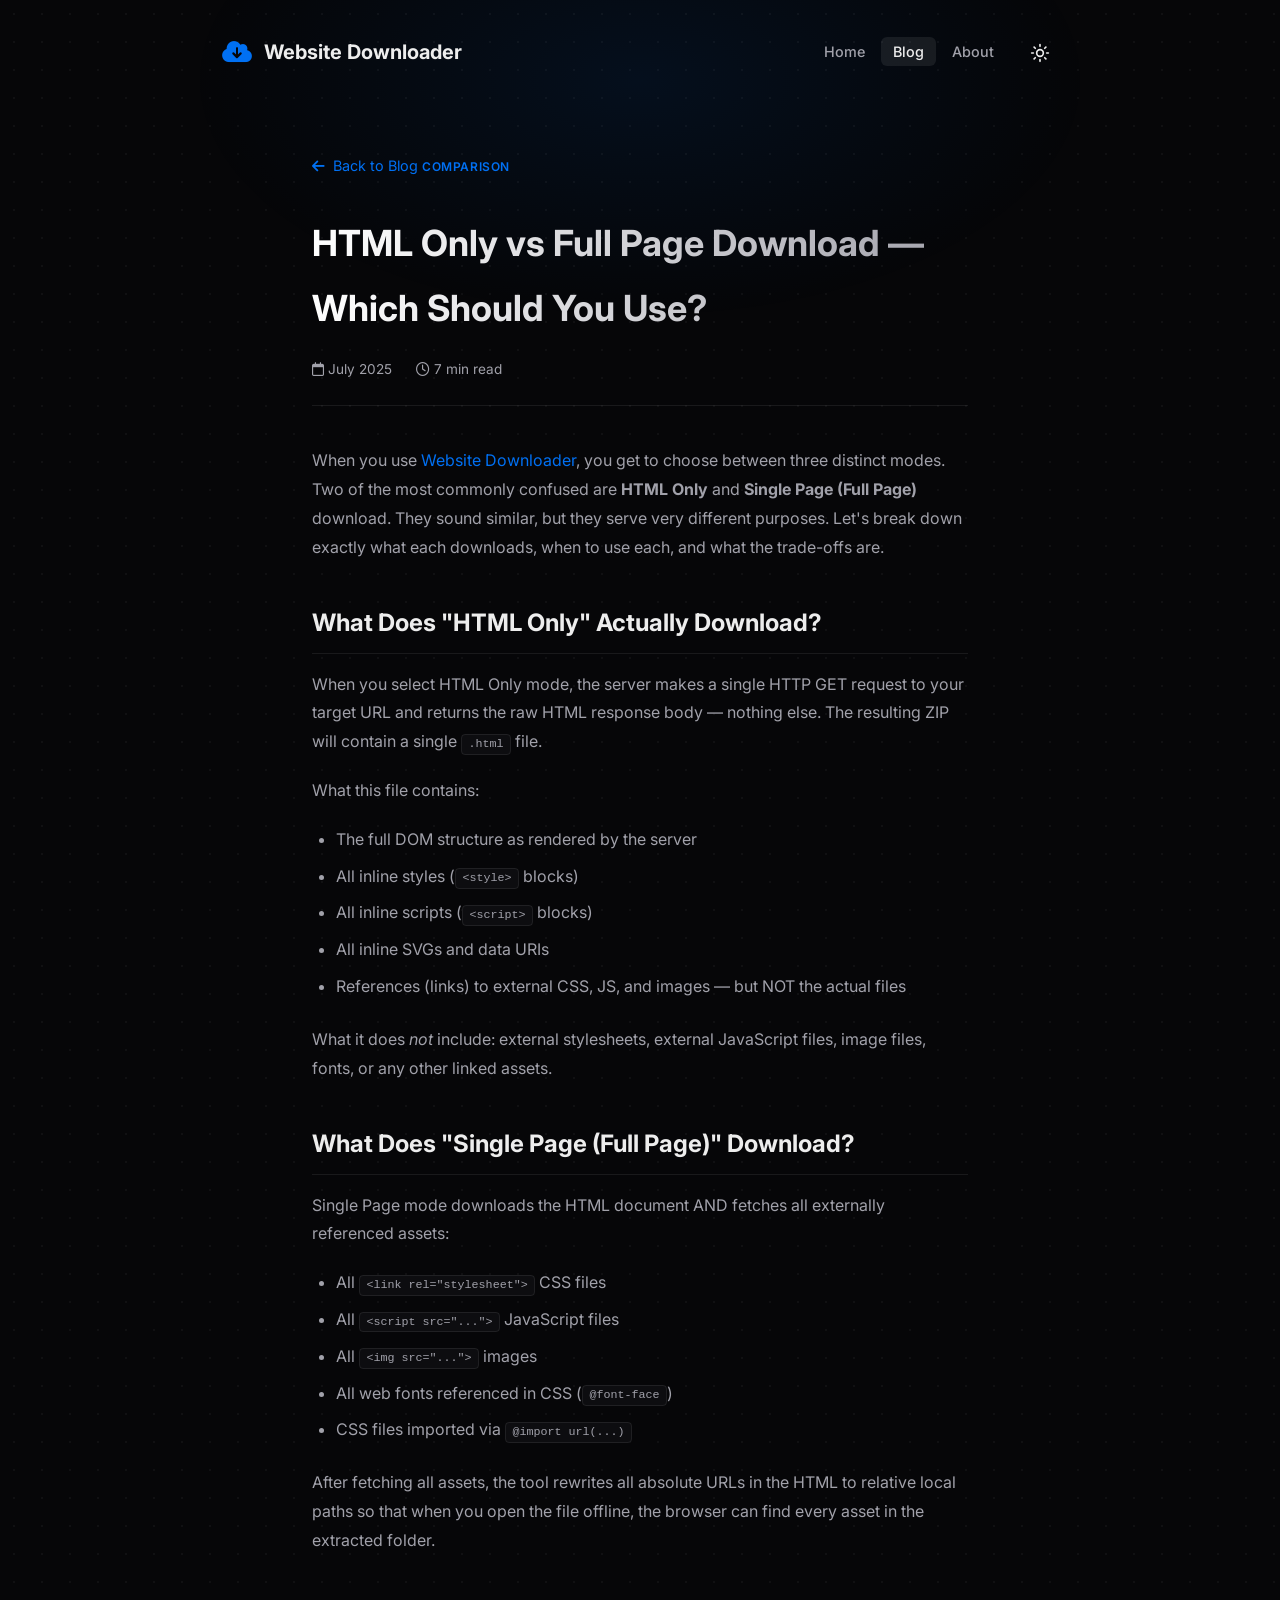
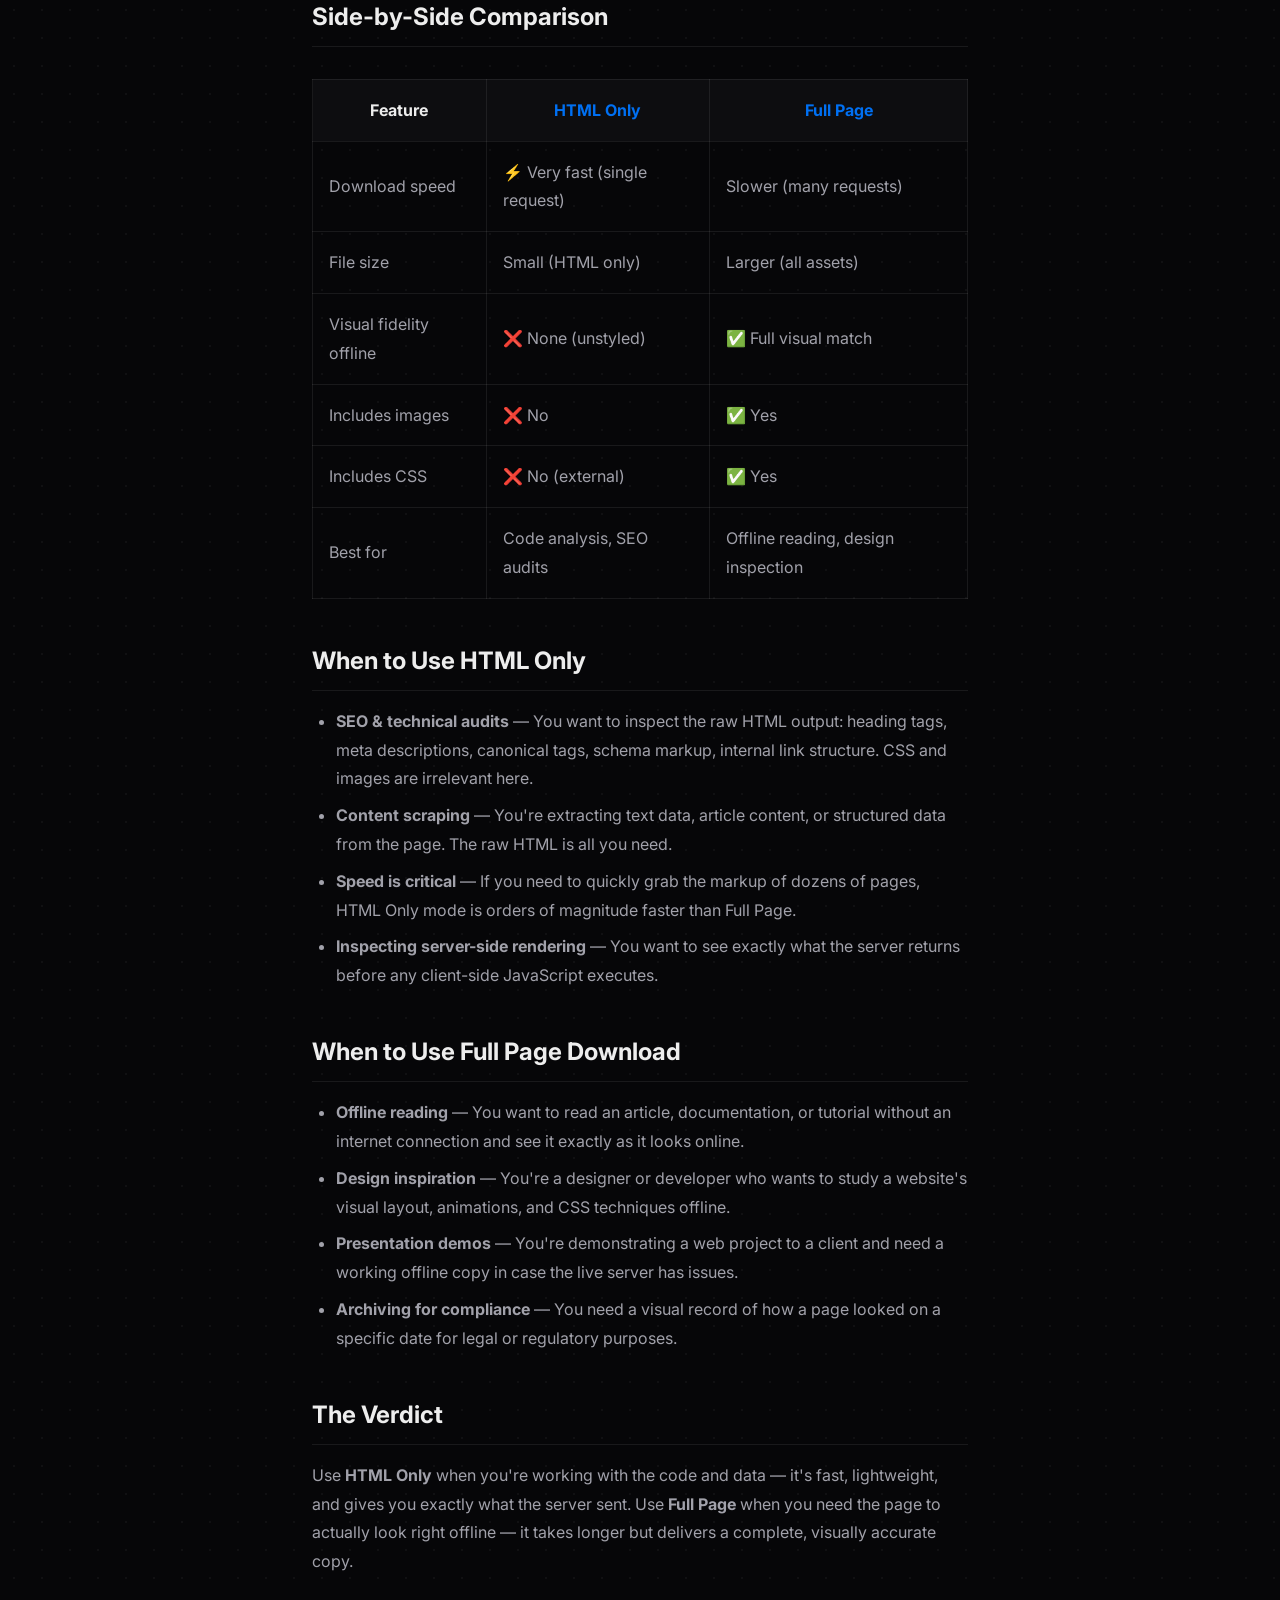
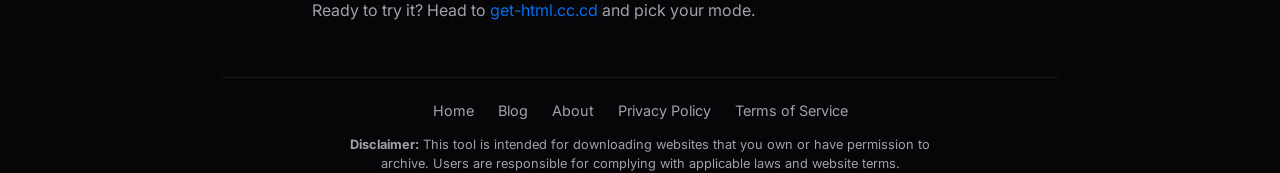
<file: frontend/blog/html-only-vs-full-page-download.html>
﻿<!DOCTYPE html>
<html lang="en">
<head>
    <meta charset="UTF-8">
    <meta name="viewport" content="width=device-width, initial-scale=1.0">
    <link rel="icon" type="image/png" href="../favicon.png">
    <link rel="apple-touch-icon" href="../favicon.png">
    <title>HTML Only vs Full Page Download — Which Should You Use? | Website Downloader Blog</title>
    <meta name="description" content="Should you download just the HTML or grab the full page with CSS, JS, and images? This guide breaks down when to use each mode and why it matters.">
    <meta name="robots" content="index, follow">
    <link rel="canonical" href="https://get-html.cc.cd/blog/html-only-vs-full-page-download">

    <meta property="og:type" content="article">
    <meta property="og:url" content="https://get-html.cc.cd/blog/html-only-vs-full-page-download">
    <meta property="og:title" content="HTML Only vs Full Page Download — Which Should You Use?">
    <meta property="og:description" content="Understand when to grab just the raw HTML versus pulling all assets for a pixel-perfect offline copy.">

    <script type="application/ld+json">
    {
      "@context": "https://schema.org",
      "@type": "Article",
      "headline": "HTML Only vs Full Page Download — Which Should You Use?",
      "author": {"@type": "Organization", "name": "Website Downloader"},
      "publisher": {"@type": "Organization", "name": "Website Downloader", "url": "https://get-html.cc.cd/"},
      "datePublished": "2025-07-08",
      "dateModified": "2025-07-19"
    }
    </script>

    <!-- Preconnects -->
    <link rel="preconnect" href="https://fonts.googleapis.com">
    <link rel="preconnect" href="https://fonts.gstatic.com" crossorigin>
    <link rel="preconnect" href="https://cdnjs.cloudflare.com" crossorigin>

    <link rel="stylesheet" href="../style.css?v=7">
    <link rel="preload" href="https://fonts.googleapis.com/css2?family=Inter:wght@400;500;600;700&display=swap" as="style" onload="this.onload=null;this.rel='stylesheet'">
    <noscript><link rel="stylesheet" href="https://fonts.googleapis.com/css2?family=Inter:wght@400;500;600;700&display=swap"></noscript>
    <link rel="preload" href="https://cdnjs.cloudflare.com/ajax/libs/font-awesome/6.4.0/css/all.min.css" as="style" onload="this.onload=null;this.rel='stylesheet'">
    <noscript><link rel="stylesheet" href="https://cdnjs.cloudflare.com/ajax/libs/font-awesome/6.4.0/css/all.min.css"></noscript>
</head>

<body class="dark-mode">
    <div class="bg-shape shape1"></div>
    <div class="bg-shape shape2"></div>

    <div class="app-container">
        <header>
            <div class="logo">
                <a href="/" style="display:flex;align-items:center;gap:0.75rem;color:inherit;text-decoration:none;">
                    <i class="fa-solid fa-cloud-arrow-down"></i>
                    <span>Website Downloader</span>
                </a>
            </div>
            <nav class="header-nav">
                <a href="/" class="nav-link">Home</a>
                <a href="/blog/" class="nav-link active">Blog</a>
                <a href="/about" class="nav-link">About</a>
            </nav>
            <button id="theme-toggle" class="icon-btn" aria-label="Toggle light/dark mode">
                <i class="fa-solid fa-sun"></i>
            </button>
        </header>

        <main>
            <div class="article-content">
                <a href="/blog/" class="back-link"><i class="fa-solid fa-arrow-left"></i> Back to Blog</a>

                <span class="tag" style="font-size:0.75rem;font-weight:600;color:var(--color-primary);text-transform:uppercase;letter-spacing:0.05em;">Comparison</span>
                <h1>HTML Only vs Full Page Download — Which Should You Use?</h1>
                <div class="article-meta">
                    <span><i class="fa-regular fa-calendar"></i> July 2025</span>
                    <span><i class="fa-regular fa-clock"></i> 7 min read</span>
                </div>

                <p>When you use <a href="https://get-html.cc.cd/">Website Downloader</a>, you get to choose between three distinct modes. Two of the most commonly confused are <strong>HTML Only</strong> and <strong>Single Page (Full Page)</strong> download. They sound similar, but they serve very different purposes. Let's break down exactly what each downloads, when to use each, and what the trade-offs are.</p>

                <h2>What Does "HTML Only" Actually Download?</h2>
                <p>When you select HTML Only mode, the server makes a single HTTP GET request to your target URL and returns the raw HTML response body — nothing else. The resulting ZIP will contain a single <code>.html</code> file.</p>
                <p>What this file contains:</p>
                <ul>
                    <li>The full DOM structure as rendered by the server</li>
                    <li>All inline styles (<code>&lt;style&gt;</code> blocks)</li>
                    <li>All inline scripts (<code>&lt;script&gt;</code> blocks)</li>
                    <li>All inline SVGs and data URIs</li>
                    <li>References (links) to external CSS, JS, and images — but NOT the actual files</li>
                </ul>
                <p>What it does <em>not</em> include: external stylesheets, external JavaScript files, image files, fonts, or any other linked assets.</p>

                <h2>What Does "Single Page (Full Page)" Download?</h2>
                <p>Single Page mode downloads the HTML document AND fetches all externally referenced assets:</p>
                <ul>
                    <li>All <code>&lt;link rel="stylesheet"&gt;</code> CSS files</li>
                    <li>All <code>&lt;script src="..."&gt;</code> JavaScript files</li>
                    <li>All <code>&lt;img src="..."&gt;</code> images</li>
                    <li>All web fonts referenced in CSS (<code>@font-face</code>)</li>
                    <li>CSS files imported via <code>@import url(...)</code></li>
                </ul>
                <p>After fetching all assets, the tool rewrites all absolute URLs in the HTML to relative local paths so that when you open the file offline, the browser can find every asset in the extracted folder.</p>

                <h2>Side-by-Side Comparison</h2>
                <table class="comparison-table" style="width:100%;border-collapse:collapse;margin:2rem 0;">
                    <thead>
                        <tr>
                            <th style="border:1px solid var(--border-color);padding:1rem;background:var(--bg-card);color:var(--text-primary);">Feature</th>
                            <th style="border:1px solid var(--border-color);padding:1rem;background:var(--bg-card);color:var(--color-primary);">HTML Only</th>
                            <th style="border:1px solid var(--border-color);padding:1rem;background:var(--bg-card);color:var(--color-primary);">Full Page</th>
                        </tr>
                    </thead>
                    <tbody>
                        <tr>
                            <td style="border:1px solid var(--border-color);padding:1rem;">Download speed</td>
                            <td style="border:1px solid var(--border-color);padding:1rem;">⚡ Very fast (single request)</td>
                            <td style="border:1px solid var(--border-color);padding:1rem;">Slower (many requests)</td>
                        </tr>
                        <tr>
                            <td style="border:1px solid var(--border-color);padding:1rem;">File size</td>
                            <td style="border:1px solid var(--border-color);padding:1rem;">Small (HTML only)</td>
                            <td style="border:1px solid var(--border-color);padding:1rem;">Larger (all assets)</td>
                        </tr>
                        <tr>
                            <td style="border:1px solid var(--border-color);padding:1rem;">Visual fidelity offline</td>
                            <td style="border:1px solid var(--border-color);padding:1rem;">❌ None (unstyled)</td>
                            <td style="border:1px solid var(--border-color);padding:1rem;">✅ Full visual match</td>
                        </tr>
                        <tr>
                            <td style="border:1px solid var(--border-color);padding:1rem;">Includes images</td>
                            <td style="border:1px solid var(--border-color);padding:1rem;">❌ No</td>
                            <td style="border:1px solid var(--border-color);padding:1rem;">✅ Yes</td>
                        </tr>
                        <tr>
                            <td style="border:1px solid var(--border-color);padding:1rem;">Includes CSS</td>
                            <td style="border:1px solid var(--border-color);padding:1rem;">❌ No (external)</td>
                            <td style="border:1px solid var(--border-color);padding:1rem;">✅ Yes</td>
                        </tr>
                        <tr>
                            <td style="border:1px solid var(--border-color);padding:1rem;">Best for</td>
                            <td style="border:1px solid var(--border-color);padding:1rem;">Code analysis, SEO audits</td>
                            <td style="border:1px solid var(--border-color);padding:1rem;">Offline reading, design inspection</td>
                        </tr>
                    </tbody>
                </table>

                <h2>When to Use HTML Only</h2>
                <ul>
                    <li><strong>SEO & technical audits</strong> — You want to inspect the raw HTML output: heading tags, meta descriptions, canonical tags, schema markup, internal link structure. CSS and images are irrelevant here.</li>
                    <li><strong>Content scraping</strong> — You're extracting text data, article content, or structured data from the page. The raw HTML is all you need.</li>
                    <li><strong>Speed is critical</strong> — If you need to quickly grab the markup of dozens of pages, HTML Only mode is orders of magnitude faster than Full Page.</li>
                    <li><strong>Inspecting server-side rendering</strong> — You want to see exactly what the server returns before any client-side JavaScript executes.</li>
                </ul>

                <h2>When to Use Full Page Download</h2>
                <ul>
                    <li><strong>Offline reading</strong> — You want to read an article, documentation, or tutorial without an internet connection and see it exactly as it looks online.</li>
                    <li><strong>Design inspiration</strong> — You're a designer or developer who wants to study a website's visual layout, animations, and CSS techniques offline.</li>
                    <li><strong>Presentation demos</strong> — You're demonstrating a web project to a client and need a working offline copy in case the live server has issues.</li>
                    <li><strong>Archiving for compliance</strong> — You need a visual record of how a page looked on a specific date for legal or regulatory purposes.</li>
                </ul>

                <h2>The Verdict</h2>
                <p>Use <strong>HTML Only</strong> when you're working with the code and data — it's fast, lightweight, and gives you exactly what the server sent. Use <strong>Full Page</strong> when you need the page to actually look right offline — it takes longer but delivers a complete, visually accurate copy.</p>
                <p>Ready to try it? Head to <a href="https://get-html.cc.cd/">get-html.cc.cd</a> and pick your mode.</p>
            </div>
        </main>

        <footer>
            <div class="footer-links">
                <a href="/">Home</a>
                <a href="/blog/">Blog</a>
                <a href="/about">About</a>
                <a href="/privacy">Privacy Policy</a>
                <a href="/terms">Terms of Service</a>
            </div>
            <p class="disclaimer">
                <strong>Disclaimer:</strong> This tool is intended for downloading websites that you own or have permission to archive. Users are responsible for complying with applicable laws and website terms.
            </p>
        </footer>
    </div>

    <script src="../script.js"></script>
</body>
</html>
</file>
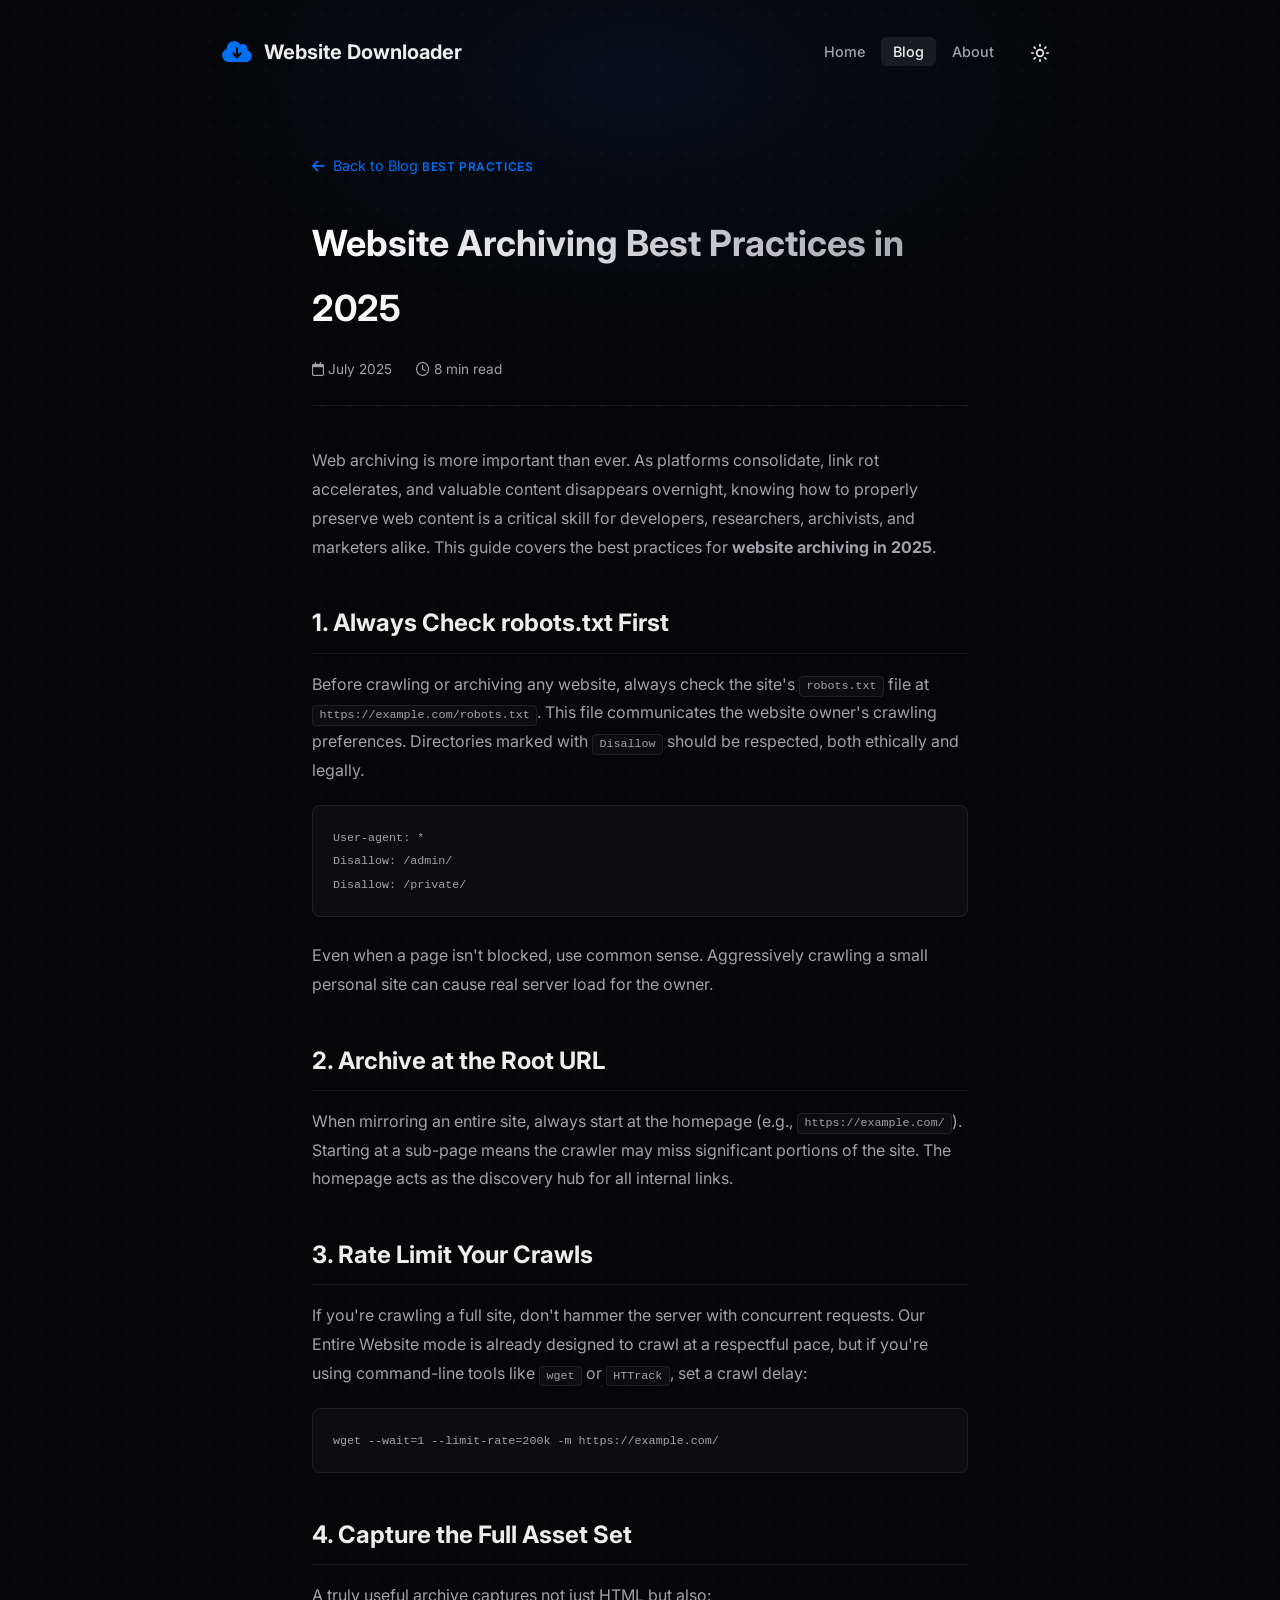
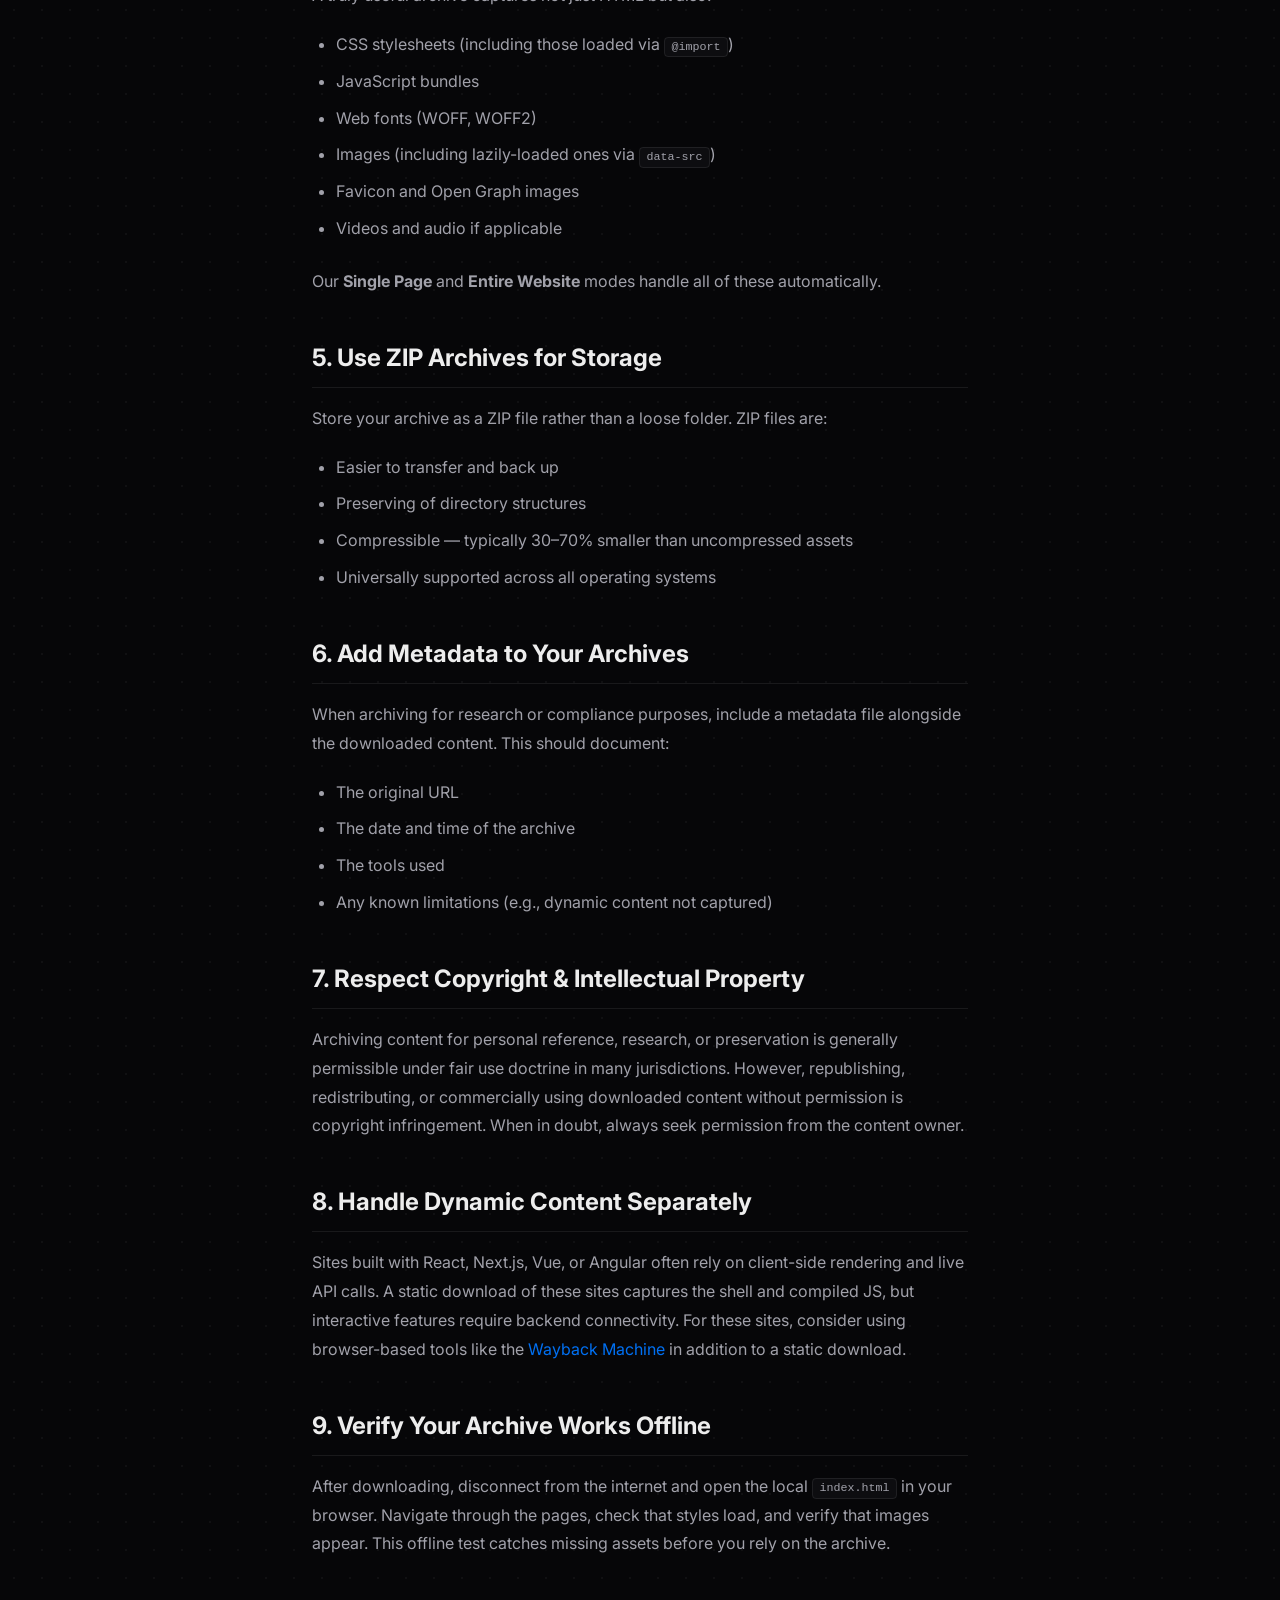
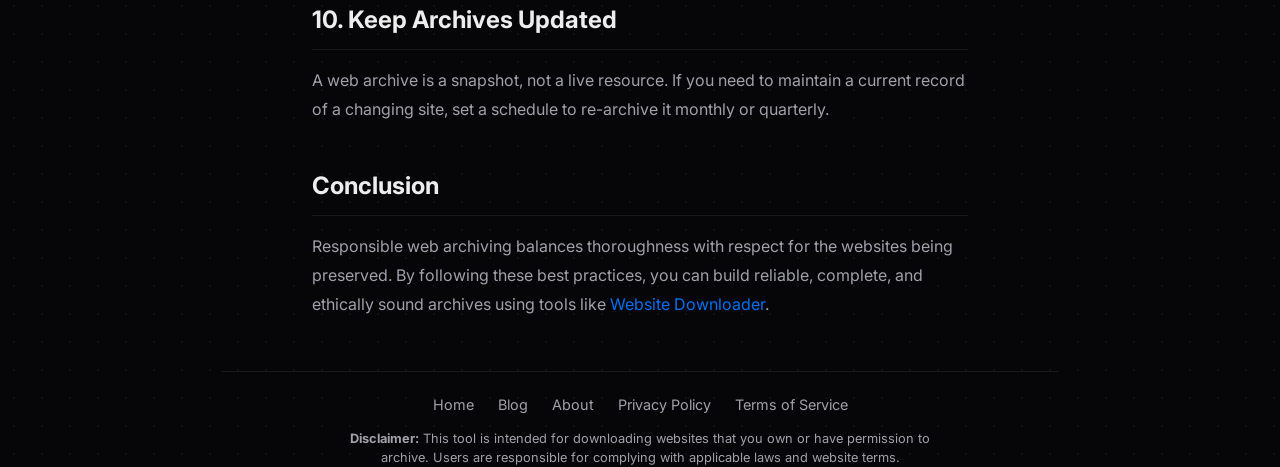
<file: frontend/blog/website-archiving-best-practices.html>
﻿<!DOCTYPE html>
<html lang="en">
<head>
    <meta charset="UTF-8">
    <meta name="viewport" content="width=device-width, initial-scale=1.0">
    <link rel="icon" type="image/png" href="../favicon.png">
    <link rel="apple-touch-icon" href="../favicon.png">
    <title>Website Archiving Best Practices in 2025 | Website Downloader Blog</title>
    <meta name="description" content="Learn the best practices for ethically and effectively archiving websites in 2025 — from respecting robots.txt to choosing the right file formats and tools.">
    <meta name="robots" content="index, follow">
    <link rel="canonical" href="https://get-html.cc.cd/blog/website-archiving-best-practices">

    <meta property="og:type" content="article">
    <meta property="og:url" content="https://get-html.cc.cd/blog/website-archiving-best-practices">
    <meta property="og:title" content="Website Archiving Best Practices in 2025">
    <meta property="og:description" content="Everything you need to know about ethically and effectively preserving web content in 2025.">

    <script type="application/ld+json">
    {
      "@context": "https://schema.org",
      "@type": "Article",
      "headline": "Website Archiving Best Practices in 2025",
      "author": {"@type": "Organization", "name": "Website Downloader"},
      "publisher": {"@type": "Organization", "name": "Website Downloader", "url": "https://get-html.cc.cd/"},
      "datePublished": "2025-07-05",
      "dateModified": "2025-07-19"
    }
    </script>

    <!-- Preconnects -->
    <link rel="preconnect" href="https://fonts.googleapis.com">
    <link rel="preconnect" href="https://fonts.gstatic.com" crossorigin>
    <link rel="preconnect" href="https://cdnjs.cloudflare.com" crossorigin>

    <link rel="stylesheet" href="../style.css?v=7">
    <link rel="preload" href="https://fonts.googleapis.com/css2?family=Inter:wght@400;500;600;700&display=swap" as="style" onload="this.onload=null;this.rel='stylesheet'">
    <noscript><link rel="stylesheet" href="https://fonts.googleapis.com/css2?family=Inter:wght@400;500;600;700&display=swap"></noscript>
    <link rel="preload" href="https://cdnjs.cloudflare.com/ajax/libs/font-awesome/6.4.0/css/all.min.css" as="style" onload="this.onload=null;this.rel='stylesheet'">
    <noscript><link rel="stylesheet" href="https://cdnjs.cloudflare.com/ajax/libs/font-awesome/6.4.0/css/all.min.css"></noscript>
</head>

<body class="dark-mode">
    <div class="bg-shape shape1"></div>
    <div class="bg-shape shape2"></div>

    <div class="app-container">
        <header>
            <div class="logo">
                <a href="/" style="display:flex;align-items:center;gap:0.75rem;color:inherit;text-decoration:none;">
                    <i class="fa-solid fa-cloud-arrow-down"></i>
                    <span>Website Downloader</span>
                </a>
            </div>
            <nav class="header-nav">
                <a href="/" class="nav-link">Home</a>
                <a href="/blog/" class="nav-link active">Blog</a>
                <a href="/about" class="nav-link">About</a>
            </nav>
            <button id="theme-toggle" class="icon-btn" aria-label="Toggle light/dark mode">
                <i class="fa-solid fa-sun"></i>
            </button>
        </header>

        <main>
            <div class="article-content">
                <a href="/blog/" class="back-link"><i class="fa-solid fa-arrow-left"></i> Back to Blog</a>

                <span class="tag" style="font-size:0.75rem;font-weight:600;color:var(--color-primary);text-transform:uppercase;letter-spacing:0.05em;">Best Practices</span>
                <h1>Website Archiving Best Practices in 2025</h1>
                <div class="article-meta">
                    <span><i class="fa-regular fa-calendar"></i> July 2025</span>
                    <span><i class="fa-regular fa-clock"></i> 8 min read</span>
                </div>

                <p>Web archiving is more important than ever. As platforms consolidate, link rot accelerates, and valuable content disappears overnight, knowing how to properly preserve web content is a critical skill for developers, researchers, archivists, and marketers alike. This guide covers the best practices for <strong>website archiving in 2025</strong>.</p>

                <h2>1. Always Check robots.txt First</h2>
                <p>Before crawling or archiving any website, always check the site's <code>robots.txt</code> file at <code>https://example.com/robots.txt</code>. This file communicates the website owner's crawling preferences. Directories marked with <code>Disallow</code> should be respected, both ethically and legally.</p>
                <pre><code>User-agent: *
Disallow: /admin/
Disallow: /private/</code></pre>
                <p>Even when a page isn't blocked, use common sense. Aggressively crawling a small personal site can cause real server load for the owner.</p>

                <h2>2. Archive at the Root URL</h2>
                <p>When mirroring an entire site, always start at the homepage (e.g., <code>https://example.com/</code>). Starting at a sub-page means the crawler may miss significant portions of the site. The homepage acts as the discovery hub for all internal links.</p>

                <h2>3. Rate Limit Your Crawls</h2>
                <p>If you're crawling a full site, don't hammer the server with concurrent requests. Our Entire Website mode is already designed to crawl at a respectful pace, but if you're using command-line tools like <code>wget</code> or <code>HTTrack</code>, set a crawl delay:</p>
                <pre><code>wget --wait=1 --limit-rate=200k -m https://example.com/</code></pre>

                <h2>4. Capture the Full Asset Set</h2>
                <p>A truly useful archive captures not just HTML but also:</p>
                <ul>
                    <li>CSS stylesheets (including those loaded via <code>@import</code>)</li>
                    <li>JavaScript bundles</li>
                    <li>Web fonts (WOFF, WOFF2)</li>
                    <li>Images (including lazily-loaded ones via <code>data-src</code>)</li>
                    <li>Favicon and Open Graph images</li>
                    <li>Videos and audio if applicable</li>
                </ul>
                <p>Our <strong>Single Page</strong> and <strong>Entire Website</strong> modes handle all of these automatically.</p>

                <h2>5. Use ZIP Archives for Storage</h2>
                <p>Store your archive as a ZIP file rather than a loose folder. ZIP files are:</p>
                <ul>
                    <li>Easier to transfer and back up</li>
                    <li>Preserving of directory structures</li>
                    <li>Compressible — typically 30–70% smaller than uncompressed assets</li>
                    <li>Universally supported across all operating systems</li>
                </ul>

                <h2>6. Add Metadata to Your Archives</h2>
                <p>When archiving for research or compliance purposes, include a metadata file alongside the downloaded content. This should document:</p>
                <ul>
                    <li>The original URL</li>
                    <li>The date and time of the archive</li>
                    <li>The tools used</li>
                    <li>Any known limitations (e.g., dynamic content not captured)</li>
                </ul>

                <h2>7. Respect Copyright & Intellectual Property</h2>
                <p>Archiving content for personal reference, research, or preservation is generally permissible under fair use doctrine in many jurisdictions. However, republishing, redistributing, or commercially using downloaded content without permission is copyright infringement. When in doubt, always seek permission from the content owner.</p>

                <h2>8. Handle Dynamic Content Separately</h2>
                <p>Sites built with React, Next.js, Vue, or Angular often rely on client-side rendering and live API calls. A static download of these sites captures the shell and compiled JS, but interactive features require backend connectivity. For these sites, consider using browser-based tools like the <a href="https://web.archive.org/" target="_blank" rel="noopener">Wayback Machine</a> in addition to a static download.</p>

                <h2>9. Verify Your Archive Works Offline</h2>
                <p>After downloading, disconnect from the internet and open the local <code>index.html</code> in your browser. Navigate through the pages, check that styles load, and verify that images appear. This offline test catches missing assets before you rely on the archive.</p>

                <h2>10. Keep Archives Updated</h2>
                <p>A web archive is a snapshot, not a live resource. If you need to maintain a current record of a changing site, set a schedule to re-archive it monthly or quarterly.</p>

                <h2>Conclusion</h2>
                <p>Responsible web archiving balances thoroughness with respect for the websites being preserved. By following these best practices, you can build reliable, complete, and ethically sound archives using tools like <a href="https://get-html.cc.cd/">Website Downloader</a>.</p>
            </div>
        </main>

        <footer>
            <div class="footer-links">
                <a href="/">Home</a>
                <a href="/blog/">Blog</a>
                <a href="/about">About</a>
                <a href="/privacy">Privacy Policy</a>
                <a href="/terms">Terms of Service</a>
            </div>
            <p class="disclaimer">
                <strong>Disclaimer:</strong> This tool is intended for downloading websites that you own or have permission to archive. Users are responsible for complying with applicable laws and website terms.
            </p>
        </footer>
    </div>

    <script src="../script.js"></script>
</body>
</html>
</file>
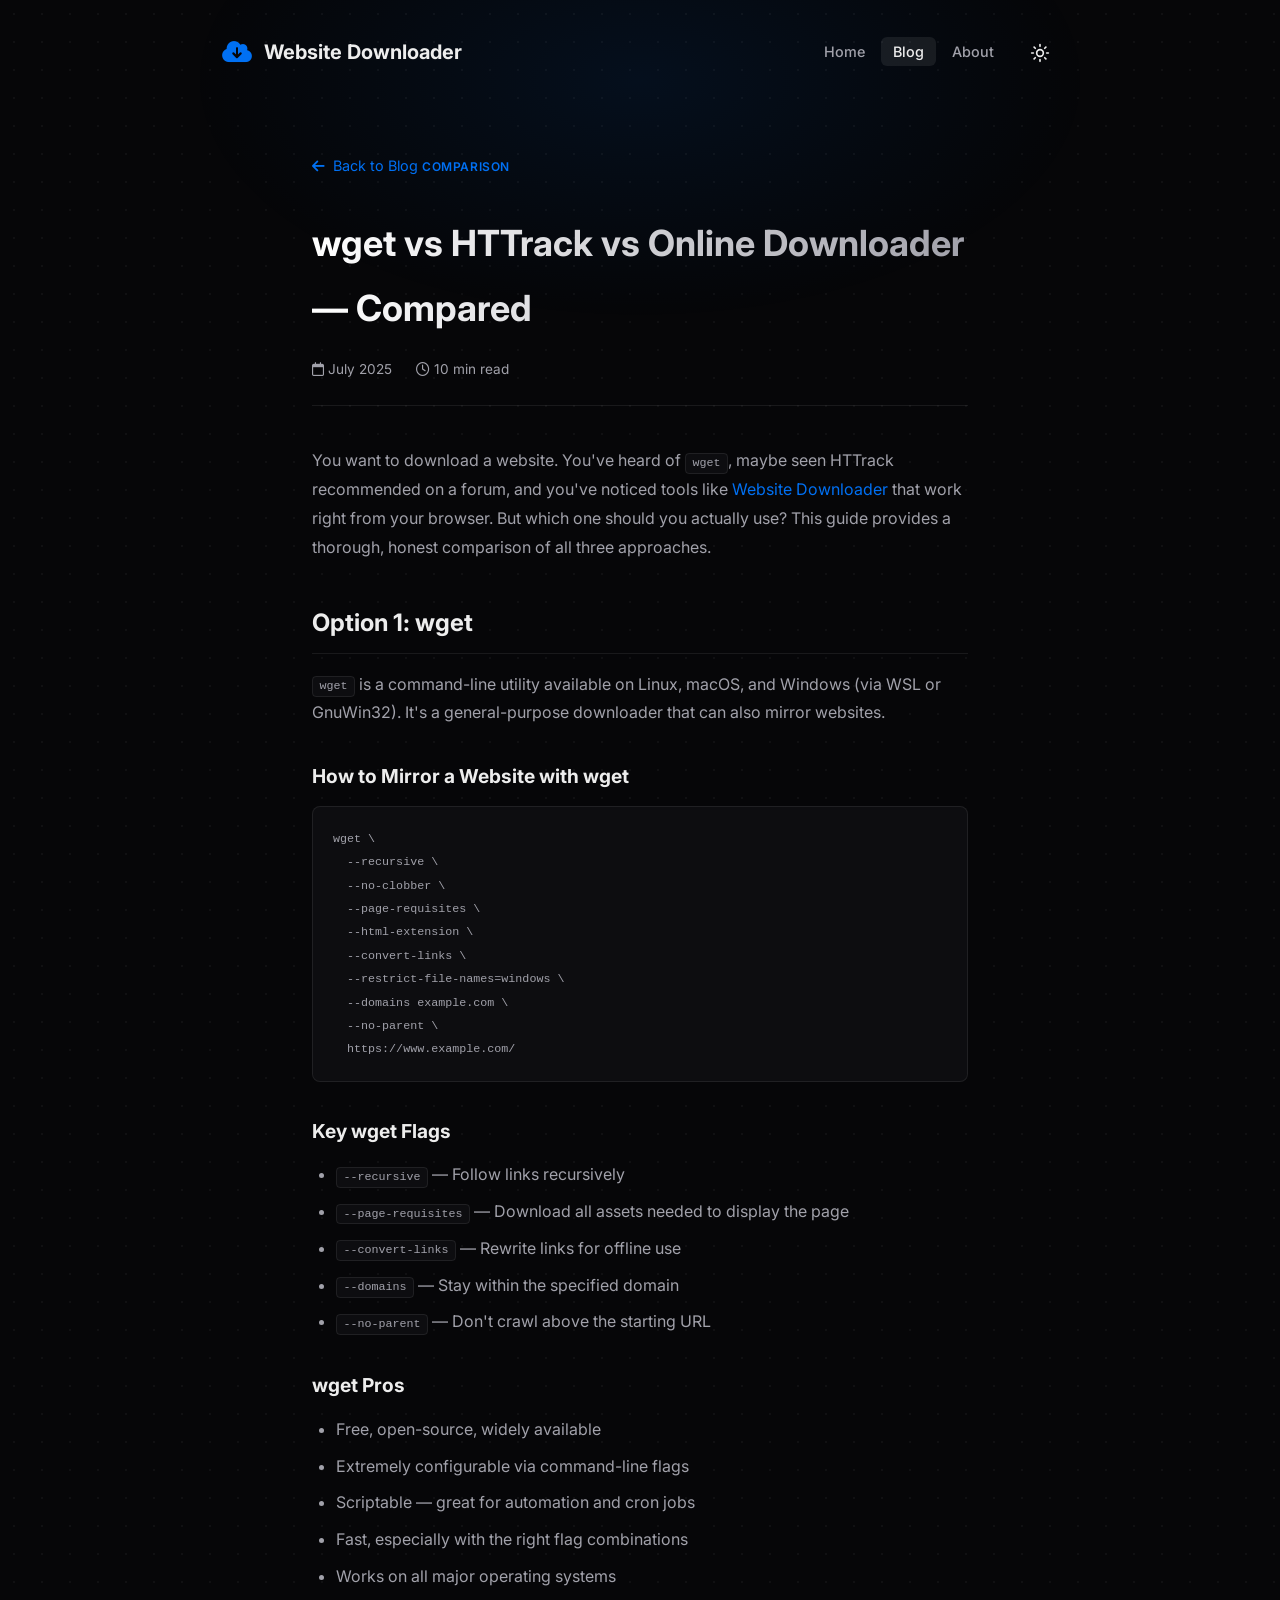
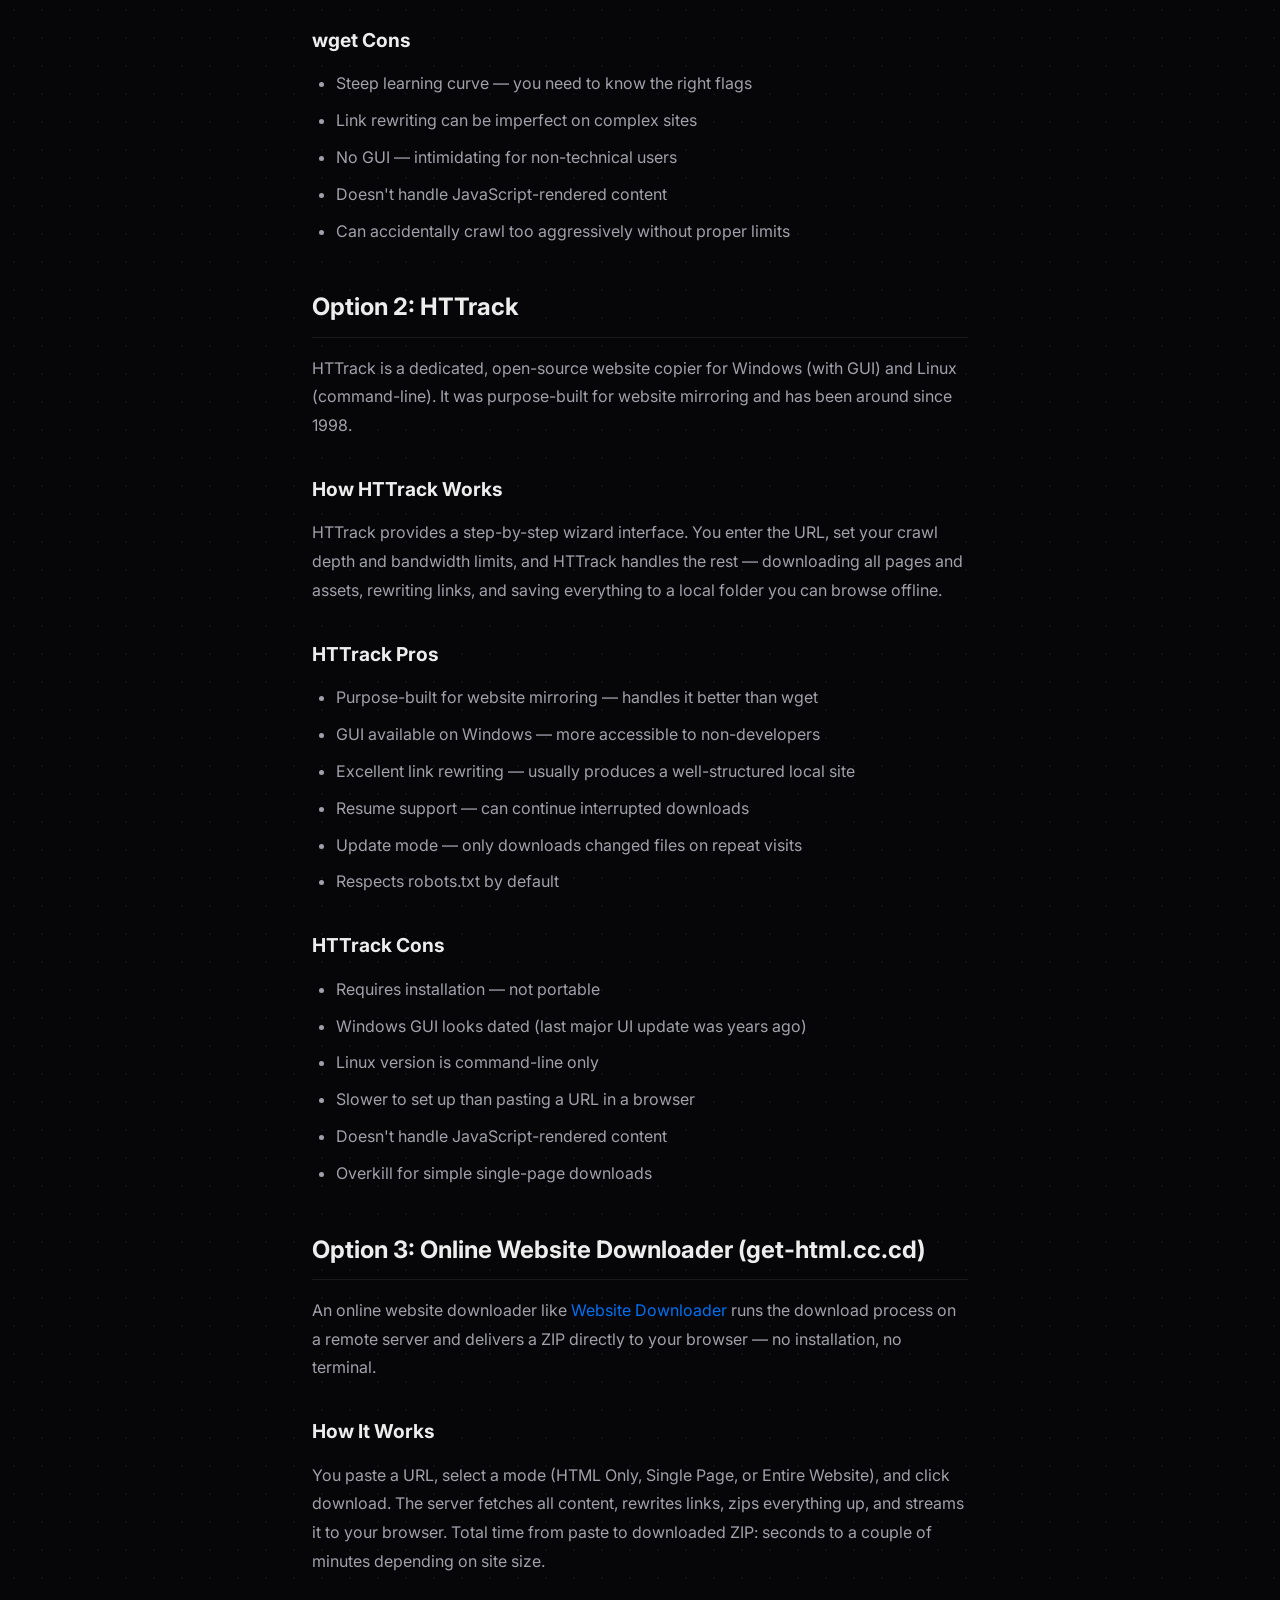
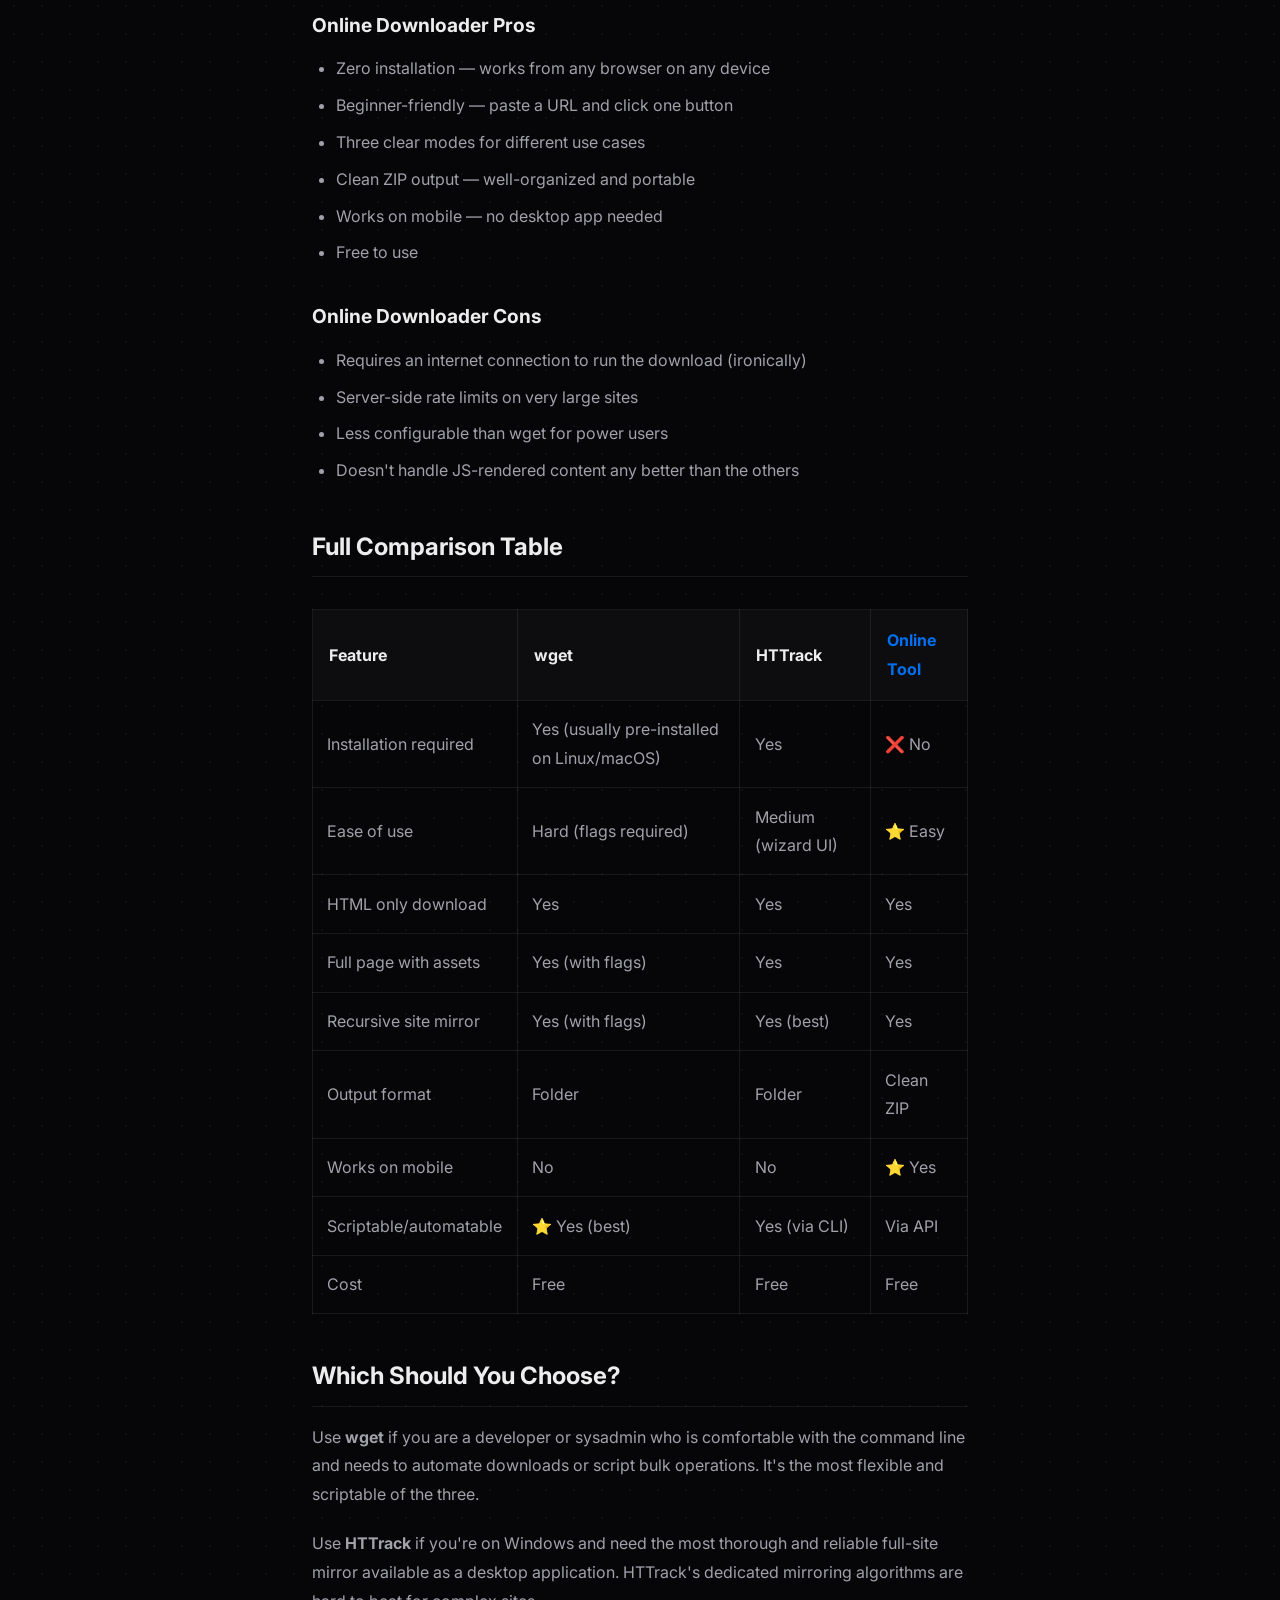
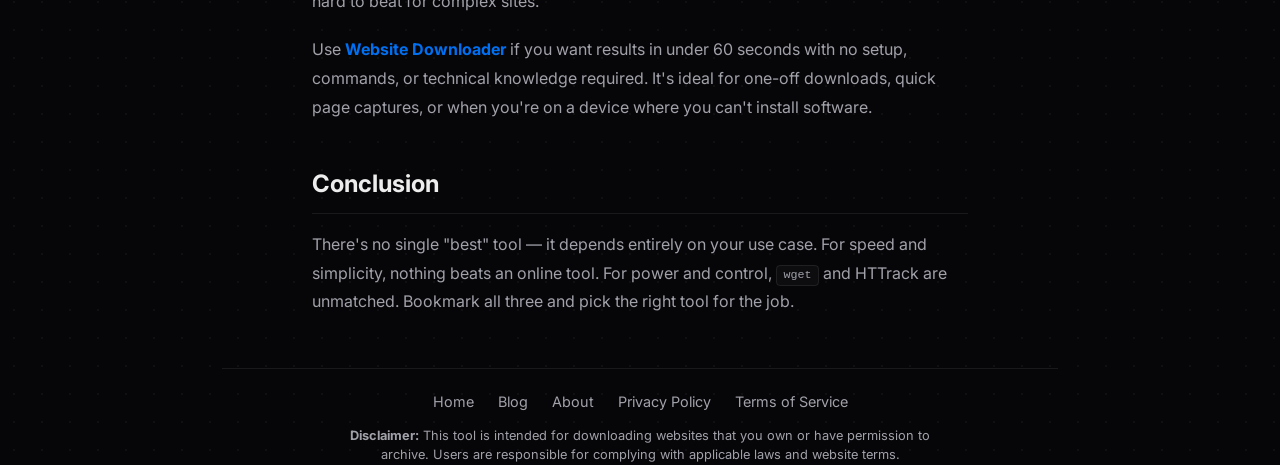
<file: frontend/blog/wget-vs-httrack-vs-online-downloader.html>
﻿<!DOCTYPE html>
<html lang="en">
<head>
    <meta charset="UTF-8">
    <meta name="viewport" content="width=device-width, initial-scale=1.0">
    <link rel="icon" type="image/png" href="../favicon.png">
    <link rel="apple-touch-icon" href="../favicon.png">
    <title>wget vs HTTrack vs Online Downloader — Compared | Website Downloader Blog</title>
    <meta name="description" content="A thorough comparison of wget, HTTrack, and online website downloaders. Which tool is best for your use case? Pros, cons, and recommendations inside.">
    <meta name="robots" content="index, follow">
    <link rel="canonical" href="https://get-html.cc.cd/blog/wget-vs-httrack-vs-online-downloader">

    <meta property="og:type" content="article">
    <meta property="og:url" content="https://get-html.cc.cd/blog/wget-vs-httrack-vs-online-downloader">
    <meta property="og:title" content="wget vs HTTrack vs Online Downloader — Compared">
    <meta property="og:description" content="A thorough comparison of the three most popular website download approaches — with pros, cons, and use-case recommendations.">

    <script type="application/ld+json">
    {
      "@context": "https://schema.org",
      "@type": "Article",
      "headline": "wget vs HTTrack vs Online Downloader — Compared",
      "author": {"@type": "Organization", "name": "Website Downloader"},
      "publisher": {"@type": "Organization", "name": "Website Downloader", "url": "https://get-html.cc.cd/"},
      "datePublished": "2025-07-15",
      "dateModified": "2025-07-19"
    }
    </script>

    <!-- Preconnects -->
    <link rel="preconnect" href="https://fonts.googleapis.com">
    <link rel="preconnect" href="https://fonts.gstatic.com" crossorigin>
    <link rel="preconnect" href="https://cdnjs.cloudflare.com" crossorigin>

    <link rel="stylesheet" href="../style.css?v=7">
    <link rel="preload" href="https://fonts.googleapis.com/css2?family=Inter:wght@400;500;600;700&display=swap" as="style" onload="this.onload=null;this.rel='stylesheet'">
    <noscript><link rel="stylesheet" href="https://fonts.googleapis.com/css2?family=Inter:wght@400;500;600;700&display=swap"></noscript>
    <link rel="preload" href="https://cdnjs.cloudflare.com/ajax/libs/font-awesome/6.4.0/css/all.min.css" as="style" onload="this.onload=null;this.rel='stylesheet'">
    <noscript><link rel="stylesheet" href="https://cdnjs.cloudflare.com/ajax/libs/font-awesome/6.4.0/css/all.min.css"></noscript>
</head>

<body class="dark-mode">
    <div class="bg-shape shape1"></div>
    <div class="bg-shape shape2"></div>

    <div class="app-container">
        <header>
            <div class="logo">
                <a href="/" style="display:flex;align-items:center;gap:0.75rem;color:inherit;text-decoration:none;">
                    <i class="fa-solid fa-cloud-arrow-down"></i>
                    <span>Website Downloader</span>
                </a>
            </div>
            <nav class="header-nav">
                <a href="/" class="nav-link">Home</a>
                <a href="/blog/" class="nav-link active">Blog</a>
                <a href="/about" class="nav-link">About</a>
            </nav>
            <button id="theme-toggle" class="icon-btn" aria-label="Toggle light/dark mode">
                <i class="fa-solid fa-sun"></i>
            </button>
        </header>

        <main>
            <div class="article-content">
                <a href="/blog/" class="back-link"><i class="fa-solid fa-arrow-left"></i> Back to Blog</a>

                <span class="tag" style="font-size:0.75rem;font-weight:600;color:var(--color-primary);text-transform:uppercase;letter-spacing:0.05em;">Comparison</span>
                <h1>wget vs HTTrack vs Online Downloader — Compared</h1>
                <div class="article-meta">
                    <span><i class="fa-regular fa-calendar"></i> July 2025</span>
                    <span><i class="fa-regular fa-clock"></i> 10 min read</span>
                </div>

                <p>You want to download a website. You've heard of <code>wget</code>, maybe seen HTTrack recommended on a forum, and you've noticed tools like <a href="https://get-html.cc.cd/">Website Downloader</a> that work right from your browser. But which one should you actually use? This guide provides a thorough, honest comparison of all three approaches.</p>

                <h2>Option 1: wget</h2>
                <p><code>wget</code> is a command-line utility available on Linux, macOS, and Windows (via WSL or GnuWin32). It's a general-purpose downloader that can also mirror websites.</p>

                <h3>How to Mirror a Website with wget</h3>
                <pre><code>wget \
  --recursive \
  --no-clobber \
  --page-requisites \
  --html-extension \
  --convert-links \
  --restrict-file-names=windows \
  --domains example.com \
  --no-parent \
  https://www.example.com/</code></pre>

                <h3>Key wget Flags</h3>
                <ul>
                    <li><code>--recursive</code> — Follow links recursively</li>
                    <li><code>--page-requisites</code> — Download all assets needed to display the page</li>
                    <li><code>--convert-links</code> — Rewrite links for offline use</li>
                    <li><code>--domains</code> — Stay within the specified domain</li>
                    <li><code>--no-parent</code> — Don't crawl above the starting URL</li>
                </ul>

                <h3>wget Pros</h3>
                <ul>
                    <li>Free, open-source, widely available</li>
                    <li>Extremely configurable via command-line flags</li>
                    <li>Scriptable — great for automation and cron jobs</li>
                    <li>Fast, especially with the right flag combinations</li>
                    <li>Works on all major operating systems</li>
                </ul>

                <h3>wget Cons</h3>
                <ul>
                    <li>Steep learning curve — you need to know the right flags</li>
                    <li>Link rewriting can be imperfect on complex sites</li>
                    <li>No GUI — intimidating for non-technical users</li>
                    <li>Doesn't handle JavaScript-rendered content</li>
                    <li>Can accidentally crawl too aggressively without proper limits</li>
                </ul>

                <h2>Option 2: HTTrack</h2>
                <p>HTTrack is a dedicated, open-source website copier for Windows (with GUI) and Linux (command-line). It was purpose-built for website mirroring and has been around since 1998.</p>

                <h3>How HTTrack Works</h3>
                <p>HTTrack provides a step-by-step wizard interface. You enter the URL, set your crawl depth and bandwidth limits, and HTTrack handles the rest — downloading all pages and assets, rewriting links, and saving everything to a local folder you can browse offline.</p>

                <h3>HTTrack Pros</h3>
                <ul>
                    <li>Purpose-built for website mirroring — handles it better than wget</li>
                    <li>GUI available on Windows — more accessible to non-developers</li>
                    <li>Excellent link rewriting — usually produces a well-structured local site</li>
                    <li>Resume support — can continue interrupted downloads</li>
                    <li>Update mode — only downloads changed files on repeat visits</li>
                    <li>Respects robots.txt by default</li>
                </ul>

                <h3>HTTrack Cons</h3>
                <ul>
                    <li>Requires installation — not portable</li>
                    <li>Windows GUI looks dated (last major UI update was years ago)</li>
                    <li>Linux version is command-line only</li>
                    <li>Slower to set up than pasting a URL in a browser</li>
                    <li>Doesn't handle JavaScript-rendered content</li>
                    <li>Overkill for simple single-page downloads</li>
                </ul>

                <h2>Option 3: Online Website Downloader (get-html.cc.cd)</h2>
                <p>An online website downloader like <a href="https://get-html.cc.cd/">Website Downloader</a> runs the download process on a remote server and delivers a ZIP directly to your browser — no installation, no terminal.</p>

                <h3>How It Works</h3>
                <p>You paste a URL, select a mode (HTML Only, Single Page, or Entire Website), and click download. The server fetches all content, rewrites links, zips everything up, and streams it to your browser. Total time from paste to downloaded ZIP: seconds to a couple of minutes depending on site size.</p>

                <h3>Online Downloader Pros</h3>
                <ul>
                    <li>Zero installation — works from any browser on any device</li>
                    <li>Beginner-friendly — paste a URL and click one button</li>
                    <li>Three clear modes for different use cases</li>
                    <li>Clean ZIP output — well-organized and portable</li>
                    <li>Works on mobile — no desktop app needed</li>
                    <li>Free to use</li>
                </ul>

                <h3>Online Downloader Cons</h3>
                <ul>
                    <li>Requires an internet connection to run the download (ironically)</li>
                    <li>Server-side rate limits on very large sites</li>
                    <li>Less configurable than wget for power users</li>
                    <li>Doesn't handle JS-rendered content any better than the others</li>
                </ul>

                <h2>Full Comparison Table</h2>
                <table class="comparison-table" style="width:100%;border-collapse:collapse;margin:2rem 0;text-align:left;">
                    <thead>
                        <tr>
                            <th style="border:1px solid var(--border-color);padding:1rem;background:var(--bg-card);color:var(--text-primary);">Feature</th>
                            <th style="border:1px solid var(--border-color);padding:1rem;background:var(--bg-card);color:var(--text-primary);">wget</th>
                            <th style="border:1px solid var(--border-color);padding:1rem;background:var(--bg-card);color:var(--text-primary);">HTTrack</th>
                            <th style="border:1px solid var(--border-color);padding:1rem;background:var(--bg-card);color:var(--color-primary);">Online Tool</th>
                        </tr>
                    </thead>
                    <tbody>
                        <tr>
                            <td style="border:1px solid var(--border-color);padding:0.9rem;">Installation required</td>
                            <td style="border:1px solid var(--border-color);padding:0.9rem;">Yes (usually pre-installed on Linux/macOS)</td>
                            <td style="border:1px solid var(--border-color);padding:0.9rem;">Yes</td>
                            <td style="border:1px solid var(--border-color);padding:0.9rem;">❌ No</td>
                        </tr>
                        <tr>
                            <td style="border:1px solid var(--border-color);padding:0.9rem;">Ease of use</td>
                            <td style="border:1px solid var(--border-color);padding:0.9rem;">Hard (flags required)</td>
                            <td style="border:1px solid var(--border-color);padding:0.9rem;">Medium (wizard UI)</td>
                            <td style="border:1px solid var(--border-color);padding:0.9rem;">⭐ Easy</td>
                        </tr>
                        <tr>
                            <td style="border:1px solid var(--border-color);padding:0.9rem;">HTML only download</td>
                            <td style="border:1px solid var(--border-color);padding:0.9rem;">Yes</td>
                            <td style="border:1px solid var(--border-color);padding:0.9rem;">Yes</td>
                            <td style="border:1px solid var(--border-color);padding:0.9rem;">Yes</td>
                        </tr>
                        <tr>
                            <td style="border:1px solid var(--border-color);padding:0.9rem;">Full page with assets</td>
                            <td style="border:1px solid var(--border-color);padding:0.9rem;">Yes (with flags)</td>
                            <td style="border:1px solid var(--border-color);padding:0.9rem;">Yes</td>
                            <td style="border:1px solid var(--border-color);padding:0.9rem;">Yes</td>
                        </tr>
                        <tr>
                            <td style="border:1px solid var(--border-color);padding:0.9rem;">Recursive site mirror</td>
                            <td style="border:1px solid var(--border-color);padding:0.9rem;">Yes (with flags)</td>
                            <td style="border:1px solid var(--border-color);padding:0.9rem;">Yes (best)</td>
                            <td style="border:1px solid var(--border-color);padding:0.9rem;">Yes</td>
                        </tr>
                        <tr>
                            <td style="border:1px solid var(--border-color);padding:0.9rem;">Output format</td>
                            <td style="border:1px solid var(--border-color);padding:0.9rem;">Folder</td>
                            <td style="border:1px solid var(--border-color);padding:0.9rem;">Folder</td>
                            <td style="border:1px solid var(--border-color);padding:0.9rem;">Clean ZIP</td>
                        </tr>
                        <tr>
                            <td style="border:1px solid var(--border-color);padding:0.9rem;">Works on mobile</td>
                            <td style="border:1px solid var(--border-color);padding:0.9rem;">No</td>
                            <td style="border:1px solid var(--border-color);padding:0.9rem;">No</td>
                            <td style="border:1px solid var(--border-color);padding:0.9rem;">⭐ Yes</td>
                        </tr>
                        <tr>
                            <td style="border:1px solid var(--border-color);padding:0.9rem;">Scriptable/automatable</td>
                            <td style="border:1px solid var(--border-color);padding:0.9rem;">⭐ Yes (best)</td>
                            <td style="border:1px solid var(--border-color);padding:0.9rem;">Yes (via CLI)</td>
                            <td style="border:1px solid var(--border-color);padding:0.9rem;">Via API</td>
                        </tr>
                        <tr>
                            <td style="border:1px solid var(--border-color);padding:0.9rem;">Cost</td>
                            <td style="border:1px solid var(--border-color);padding:0.9rem;">Free</td>
                            <td style="border:1px solid var(--border-color);padding:0.9rem;">Free</td>
                            <td style="border:1px solid var(--border-color);padding:0.9rem;">Free</td>
                        </tr>
                    </tbody>
                </table>

                <h2>Which Should You Choose?</h2>
                <p>Use <strong>wget</strong> if you are a developer or sysadmin who is comfortable with the command line and needs to automate downloads or script bulk operations. It's the most flexible and scriptable of the three.</p>
                <p>Use <strong>HTTrack</strong> if you're on Windows and need the most thorough and reliable full-site mirror available as a desktop application. HTTrack's dedicated mirroring algorithms are hard to beat for complex sites.</p>
                <p>Use <strong><a href="https://get-html.cc.cd/">Website Downloader</a></strong> if you want results in under 60 seconds with no setup, commands, or technical knowledge required. It's ideal for one-off downloads, quick page captures, or when you're on a device where you can't install software.</p>

                <h2>Conclusion</h2>
                <p>There's no single "best" tool — it depends entirely on your use case. For speed and simplicity, nothing beats an online tool. For power and control, <code>wget</code> and HTTrack are unmatched. Bookmark all three and pick the right tool for the job.</p>
            </div>
        </main>

        <footer>
            <div class="footer-links">
                <a href="/">Home</a>
                <a href="/blog/">Blog</a>
                <a href="/about">About</a>
                <a href="/privacy">Privacy Policy</a>
                <a href="/terms">Terms of Service</a>
            </div>
            <p class="disclaimer">
                <strong>Disclaimer:</strong> This tool is intended for downloading websites that you own or have permission to archive. Users are responsible for complying with applicable laws and website terms.
            </p>
        </footer>
    </div>

    <script src="../script.js"></script>
</body>
</html>
</file>
<file: frontend/style.css>
:root {
    /* Dark Mode (Default) - Linear / Vercel High-End Aesthetic */
    --bg-main: #060608;
    --bg-card: #0d0d10;
    --bg-card-hover: #131317;
    --bg-input: #101014;
    --border-color: rgba(255, 255, 255, 0.08);
    --border-color-hover: rgba(255, 255, 255, 0.18);
    --text-primary: #ededed;
    --text-secondary: #a1a1aa;
    
    --color-primary: #0070f3;
    --color-primary-hover: #1a82f7;
    --color-success: #10b981;
    --color-error: #ef4444;
    --color-warning: #f59e0b;
    
    --glass-shadow: 0 4px 20px -2px rgba(0, 0, 0, 0.5), inset 0 1px 0 rgba(255, 255, 255, 0.06);
    --glass-backdrop: blur(12px);
    
    --transition: all 0.25s cubic-bezier(0.16, 1, 0.3, 1);
}

/* SVG Icon styles */
.svg-icon {
    display: inline-block;
    vertical-align: middle;
    flex-shrink: 0;
}
.logo .svg-icon {
    color: var(--color-primary);
}
.mode-icon .svg-icon {
    color: var(--color-primary);
}
.input-icon.svg-icon {
    color: var(--text-secondary);
    margin-right: 0.75rem;
}

body.light-mode {
    --bg-main: #ffffff;
    --bg-card: #fafafa;
    --bg-input: #ffffff;
    --border-color: #eaeaea;
    --text-primary: #000000;
    --text-secondary: #666666;
    
    --glass-shadow: 0 4px 14px 0 rgba(0, 0, 0, 0.1);
}

* {
    box-sizing: border-box;
    margin: 0;
    padding: 0;
}

html, body {
    width: 100%;
    max-width: 100%;
    overflow-x: hidden;
}

body {
    font-family: 'Inter', -apple-system, BlinkMacSystemFont, "Segoe UI", Roboto, Oxygen, Ubuntu, Cantarell, "Helvetica Neue", Arial, sans-serif;
    background-color: var(--bg-main);
    background-image: radial-gradient(rgba(255, 255, 255, 0.04) 1px, transparent 1px);
    background-size: 28px 28px;
    color: var(--text-primary);
    min-height: 100vh;
    position: relative;
    transition: background-color 0.3s ease, color 0.3s ease;
}

body::before {
    content: '';
    position: fixed;
    top: -160px;
    left: 50%;
    transform: translateX(-50%);
    width: 900px;
    height: 480px;
    background: radial-gradient(50% 50% at 50% 50%, rgba(0, 112, 243, 0.09) 0%, rgba(0, 112, 243, 0) 100%);
    pointer-events: none;
    z-index: 0;
}

body.light-mode {
    background-image: radial-gradient(rgba(0, 0, 0, 0.04) 1px, transparent 1px);
}

body.light-mode::before {
    background: radial-gradient(50% 50% at 50% 50%, rgba(0, 112, 243, 0.05) 0%, rgba(0, 112, 243, 0) 100%);
}

.app-container {
    position: relative;
    z-index: 1;
}

/* Background Shapes Removed */
.bg-shape {
    display: none;
}

.app-container {
    width: 100%;
    max-width: 900px;
    margin: 0 auto;
    padding: 2rem 2rem 0 2rem;
    display: flex;
    flex-direction: column;
}

/* Header */
header {
    display: flex;
    justify-content: space-between;
    align-items: center;
    margin-bottom: 3rem;
}

.logo {
    display: flex;
    align-items: center;
    gap: 0.75rem;
    font-size: 1.25rem;
    font-weight: 700;
    min-height: 32px;
}

.logo i {
    color: var(--color-primary);
    font-size: 1.5rem;
}

.icon-btn {
    background: transparent;
    border: none;
    color: var(--text-primary);
    font-size: 1.25rem;
    cursor: pointer;
    transition: var(--transition);
    padding: 0.5rem;
    border-radius: 50%;
}

.icon-btn:hover {
    background: var(--border-color);
}

/* Header Nav */
.header-nav {
    display: flex;
    align-items: center;
    gap: 0.25rem;
    margin-left: auto;
    margin-right: 1rem;
}

.nav-link {
    color: var(--text-secondary);
    text-decoration: none;
    font-size: 0.9rem;
    font-weight: 500;
    padding: 0.4rem 0.75rem;
    border-radius: 6px;
    transition: var(--transition);
}

.nav-link:hover,
.nav-link.active {
    color: var(--text-primary);
    background: var(--border-color);
}

/* Blog Grid */
.blog-grid {
    display: grid;
    grid-template-columns: repeat(auto-fill, minmax(280px, 1fr));
    gap: 1.5rem;
    margin-bottom: 3rem;
}

.blog-card {
    background: var(--bg-card);
    border: 1px solid var(--border-color);
    border-radius: 8px;
    padding: 1.75rem;
    text-decoration: none;
    color: inherit;
    display: flex;
    flex-direction: column;
    gap: 0.75rem;
    transition: var(--transition);
}

.blog-card:hover {
    border-color: var(--color-primary);
    transform: translateY(-4px);
    box-shadow: 0 8px 24px rgba(0,112,243,0.15);
}

.blog-card .tag {
    font-size: 0.75rem;
    font-weight: 600;
    color: var(--color-primary);
    text-transform: uppercase;
    letter-spacing: 0.05em;
}

.blog-card h2 {
    font-size: 1.15rem;
    font-weight: 600;
    color: var(--text-primary);
    line-height: 1.4;
    background: none;
    -webkit-background-clip: unset;
    -webkit-text-fill-color: unset;
}

.blog-card p {
    font-size: 0.9rem;
    color: var(--text-secondary);
    line-height: 1.6;
    flex: 1;
}

.blog-card .read-more {
    font-size: 0.85rem;
    color: var(--color-primary);
    font-weight: 500;
}

/* Blog Article */
.article-content {
    max-width: 720px;
    margin: 0 auto;
    padding: 2rem;
    line-height: 1.8;
    color: var(--text-secondary);
}

.article-content h1 {
    font-size: 2.25rem;
    background: linear-gradient(to right, #fff, var(--text-secondary));
    -webkit-background-clip: text;
    -webkit-text-fill-color: transparent;
    margin-bottom: 1rem;
}

body.light-mode .article-content h1 {
    background: linear-gradient(to right, #0f172a, var(--color-primary));
    -webkit-background-clip: text;
    -webkit-text-fill-color: transparent;
}

.article-meta {
    font-size: 0.85rem;
    color: var(--text-secondary);
    margin-bottom: 2.5rem;
    display: flex;
    gap: 1.5rem;
    border-bottom: 1px solid var(--border-color);
    padding-bottom: 1.5rem;
}

.article-content h2 {
    font-size: 1.5rem;
    color: var(--text-primary);
    margin-top: 2.5rem;
    margin-bottom: 1rem;
    border-bottom: 1px solid var(--border-color);
    padding-bottom: 0.5rem;
}

.article-content h3 {
    font-size: 1.2rem;
    color: var(--text-primary);
    margin-top: 2rem;
    margin-bottom: 0.75rem;
}

.article-content p { margin-bottom: 1.25rem; }

.article-content ul, .article-content ol {
    padding-left: 1.5rem;
    margin-bottom: 1.5rem;
}

.article-content li { margin-bottom: 0.5rem; }

.article-content code {
    background: var(--bg-card);
    border: 1px solid var(--border-color);
    border-radius: 4px;
    padding: 0.15rem 0.4rem;
    font-family: monospace;
    font-size: 0.9em;
}

.article-content pre {
    background: var(--bg-card);
    border: 1px solid var(--border-color);
    border-radius: 8px;
    padding: 1.25rem;
    overflow-x: auto;
    margin-bottom: 1.5rem;
}

.article-content pre code {
    border: none;
    padding: 0;
    background: transparent;
}

.article-content a {
    color: var(--color-primary);
    text-decoration: none;
}
.article-content a:hover { text-decoration: underline; }

.back-link {
    display: inline-flex;
    align-items: center;
    gap: 0.5rem;
    color: var(--text-secondary);
    text-decoration: none;
    font-size: 0.9rem;
    margin-bottom: 2rem;
    transition: var(--transition);
}
.back-link:hover { color: var(--color-primary); }

/* Page content (about/privacy/terms) */
.page-content {
    max-width: 720px;
    margin: 0 auto;
    padding: 2rem;
    line-height: 1.8;
    color: var(--text-secondary);
}

.page-content h1 {
    font-size: 2.25rem;
    background: linear-gradient(to right, #fff, var(--text-secondary));
    -webkit-background-clip: text;
    -webkit-text-fill-color: transparent;
    margin-bottom: 0.5rem;
}

body.light-mode .page-content h1 {
    background: linear-gradient(to right, #0f172a, var(--color-primary));
    -webkit-background-clip: text;
    -webkit-text-fill-color: transparent;
}

.page-content .page-subtitle {
    color: var(--text-secondary);
    margin-bottom: 2.5rem;
    border-bottom: 1px solid var(--border-color);
    padding-bottom: 1.5rem;
}

.page-content h2 {
    font-size: 1.5rem;
    color: var(--text-primary);
    margin-top: 2.5rem;
    margin-bottom: 1rem;
}

.page-content h3 {
    font-size: 1.1rem;
    color: var(--text-primary);
    margin-top: 1.5rem;
    margin-bottom: 0.5rem;
}

.page-content p { margin-bottom: 1.25rem; }
.page-content ul { padding-left: 1.5rem; margin-bottom: 1.5rem; }
.page-content li { margin-bottom: 0.5rem; }

.page-content a {
    color: var(--color-primary);
    text-decoration: none;
}
.page-content a:hover { text-decoration: underline; }



/* Hero */
.hero {
    text-align: center;
    margin-bottom: 3rem;
}

h1 {
    font-size: 3rem;
    font-weight: 700;
    margin-bottom: 1rem;
    background: linear-gradient(to right, #fff, var(--text-secondary));
    -webkit-background-clip: text;
    -webkit-text-fill-color: transparent;
}

.hero h1 {
    font-size: clamp(2.4rem, 5vw, 3.4rem);
    font-weight: 750;
    letter-spacing: -0.035em;
    line-height: 1.1;
    margin-bottom: 1rem;
    background: linear-gradient(180deg, #ffffff 0%, #a1a1aa 100%);
    -webkit-background-clip: text;
    -webkit-text-fill-color: transparent;
}

body.light-mode h1 {
    background: linear-gradient(180deg, #09090b 0%, #3f3f46 100%);
    -webkit-background-clip: text;
    -webkit-text-fill-color: transparent;
}

.hero p {
    font-size: 1.15rem;
    color: var(--text-secondary);
    max-width: 52ch;
    margin: 0 auto 2.5rem;
    line-height: 1.6;
}

.input-group {
    display: flex;
    align-items: center;
    background: var(--bg-input);
    border: 1px solid var(--border-color);
    border-radius: 12px;
    padding: 0.4rem 0.6rem 0.4rem 1.25rem;
    box-shadow: 0 4px 20px -2px rgba(0, 0, 0, 0.4), inset 0 1px 0 rgba(255, 255, 255, 0.05);
    transition: border-color 0.2s ease, box-shadow 0.2s ease, background-color 0.2s ease;
    min-height: 56px;
    position: relative;
    opacity: 1 !important;
    visibility: visible !important;
}

.input-group:focus-within {
    border-color: var(--color-primary);
    box-shadow: 0 0 0 3px rgba(0, 112, 243, 0.25), 0 8px 28px -4px rgba(0, 112, 243, 0.25);
}

.input-icon {
    color: var(--text-secondary);
    margin-right: 0.75rem;
}

input[type="url"] {
    flex: 1;
    background: transparent;
    border: none;
    color: var(--text-primary);
    font-size: 1.1rem;
    padding: 0.75rem 0;
    outline: none;
}

input[type="url"]::placeholder {
    color: var(--text-secondary);
    opacity: 0.7;
}

.error-message {
    color: var(--color-error);
    font-size: 0.9rem;
    margin-top: 0.75rem;
    display: none;
}

/* Modes Grid */
.modes-section {
    margin-bottom: 3rem;
}

.modes-section h2 {
    font-size: 1.25rem;
    margin-bottom: 1.5rem;
    color: var(--text-primary);
}

.modes-grid {
    display: grid;
    grid-template-columns: repeat(auto-fit, minmax(250px, 1fr));
    gap: 1.5rem;
}

.mode-card {
    background: var(--bg-card);
    border: 1px solid var(--border-color);
    border-radius: 12px;
    padding: 1.6rem;
    cursor: pointer;
    transition: border-color 0.2s ease, box-shadow 0.2s ease, background 0.2s ease;
    position: relative;
    overflow: hidden;
    box-shadow: inset 0 1px 0 rgba(255, 255, 255, 0.05);
    opacity: 1 !important;
    visibility: visible !important;
}

.mode-card:hover {
    transform: translateY(-4px);
    border-color: rgba(255, 255, 255, 0.2);
    box-shadow: 0 12px 28px -6px rgba(0, 0, 0, 0.4), inset 0 1px 0 rgba(255, 255, 255, 0.08);
}

.mode-card.active {
    border-color: var(--color-primary);
    background: linear-gradient(180deg, rgba(0, 112, 243, 0.09) 0%, var(--bg-card) 100%);
    box-shadow: 0 0 0 1px var(--color-primary), 0 12px 30px -4px rgba(0, 112, 243, 0.25), inset 0 1px 0 rgba(255, 255, 255, 0.1);
}

.mode-card.active::before {
    content: '';
    position: absolute;
    top: 0;
    left: 0;
    width: 3px;
    height: 100%;
    background: var(--color-primary);
}

.mode-icon {
    font-size: 2rem;
    color: var(--color-primary);
    margin-bottom: 1rem;
    min-height: 36px;
    display: flex;
    align-items: center;
}

.mode-card h3 {
    font-size: 1.1rem;
    margin-bottom: 0.5rem;
}

.mode-card p {
    font-size: 0.9rem;
    color: var(--text-secondary);
    line-height: 1.4;
}

.badge {
    position: absolute;
    top: 1rem;
    right: 1rem;
    background: rgba(34, 197, 94, 0.2);
    color: var(--color-success);
    font-size: 0.75rem;
    padding: 0.25rem 0.5rem;
    border-radius: 1rem;
    font-weight: 600;
}

.badge-warning {
    background: rgba(245, 158, 11, 0.2);
    color: var(--color-warning);
}

/* Action Section */
.action-section {
    text-align: center;
    margin-bottom: 3rem;
    display: flex;
    flex-direction: column;
    align-items: center;
    gap: 1.5rem;
}

/* Backend Status Indicator */
.backend-status {
    display: inline-flex;
    align-items: center;
    justify-content: center;
    gap: 0.6rem;
    padding: 0.35rem 1rem;
    border-radius: 2rem;
    font-size: 0.8rem;
    font-weight: 600;
    letter-spacing: 0.02em;
    border: 1px solid transparent;
    transition: all 0.4s ease;
    cursor: default;
    user-select: none;
    min-height: 28px;
    min-width: 150px;
}

.backend-status.sleeping {
    background: rgba(245, 158, 11, 0.1);
    border-color: rgba(245, 158, 11, 0.3);
    color: var(--color-warning);
}

.backend-status.awake {
    background: rgba(23, 201, 100, 0.1);
    border-color: rgba(23, 201, 100, 0.3);
    color: var(--color-success);
}

.backend-status.checking {
    background: rgba(161, 161, 170, 0.1);
    border-color: rgba(161, 161, 170, 0.3);
    color: var(--text-secondary);
}

/* Pulse dot */
.status-dot {
    width: 8px;
    height: 8px;
    border-radius: 50%;
    display: inline-block;
    flex-shrink: 0;
}

.backend-status.sleeping .status-dot {
    background: var(--color-warning);
    animation: pulse-warning 2s ease-in-out infinite;
}

.backend-status.awake .status-dot {
    background: var(--color-success);
    animation: pulse-success 2.5s ease-in-out infinite;
}

.backend-status.checking .status-dot {
    background: var(--text-secondary);
    animation: pulse-checking 1s ease-in-out infinite;
}

@keyframes pulse-warning {
    0%, 100% { box-shadow: 0 0 0 0 rgba(245, 158, 11, 0.7); }
    50% { box-shadow: 0 0 0 5px rgba(245, 158, 11, 0); }
}

@keyframes pulse-success {
    0%, 100% { box-shadow: 0 0 0 0 rgba(23, 201, 100, 0.7); }
    50% { box-shadow: 0 0 0 5px rgba(23, 201, 100, 0); }
}

@keyframes pulse-checking {
    0%, 100% { opacity: 1; }
    50% { opacity: 0.3; }
}

/* Wakeup Panel */
#wakeup-container {
    width: 100%;
    max-width: 480px;
    background: var(--bg-card);
    border: 1px solid rgba(245, 158, 11, 0.4);
    border-radius: 12px;
    padding: 1.5rem 2rem;
    display: flex;
    flex-direction: column;
    align-items: center;
    gap: 0.75rem;
    text-align: center;
    animation: fadeSlideIn 0.4s ease;
}

@keyframes fadeSlideIn {
    from { opacity: 0; transform: translateY(-10px); }
    to   { opacity: 1; transform: translateY(0); }
}

#wakeup-container.hidden { display: none; }

.wakeup-icon {
    font-size: 2rem;
    animation: steam 2s ease-in-out infinite;
}

@keyframes steam {
    0%, 100% { transform: translateY(0) rotate(-5deg); }
    50%  { transform: translateY(-4px) rotate(5deg); }
}

.wakeup-text {
    display: flex;
    flex-direction: column;
    gap: 0.3rem;
    font-size: 0.9rem;
    color: var(--text-secondary);
    line-height: 1.5;
}

.wakeup-text strong {
    font-size: 1rem;
    color: var(--color-warning);
}

.wakeup-text em {
    color: var(--text-primary);
    font-style: normal;
    font-weight: 600;
}

.wakeup-timer {
    font-size: 2.5rem;
    font-weight: 700;
    font-variant-numeric: tabular-nums;
    color: var(--color-warning);
    letter-spacing: -0.03em;
    line-height: 1;
    min-width: 5ch;
    text-align: center;
}

.wakeup-bar {
    width: 100%;
    background: rgba(245, 158, 11, 0.1);
}

.wakeup-bar .progress-fill.loading {
    background: var(--color-warning);
    animation: indeterminate 1.8s infinite linear;
}



.primary-btn {
    background: linear-gradient(180deg, #0070f3 0%, #0056bd 100%);
    color: white;
    border: 1px solid rgba(255, 255, 255, 0.18);
    border-radius: 9999px;
    padding: 0.9rem 2.75rem;
    font-size: 1.05rem;
    font-weight: 600;
    letter-spacing: -0.01em;
    cursor: pointer;
    display: inline-flex;
    align-items: center;
    gap: 0.75rem;
    transition: var(--transition);
    box-shadow: 0 4px 18px 0 rgba(0, 112, 243, 0.42), inset 0 1px 0 rgba(255, 255, 255, 0.28);
}

.primary-btn:hover {
    transform: translateY(-2px);
    box-shadow: 0 6px 24px 0 rgba(0, 112, 243, 0.55), inset 0 1px 0 rgba(255, 255, 255, 0.4);
}

.primary-btn:active {
    transform: scale(0.98);
}

.primary-btn:disabled {
    background: var(--text-secondary);
    cursor: not-allowed;
    transform: none;
    box-shadow: none;
}

/* Progress */
#progress-container {
    margin-top: 2rem;
    background: var(--bg-card);
    border: 1px solid var(--border-color);
    border-radius: 8px;
    padding: 1.5rem;
}

#progress-container.hidden {
    display: none;
}

.status-text {
    font-weight: 500;
    margin-bottom: 1rem;
    font-size: 1.1rem;
}

.progress-bar {
    width: 100%;
    height: 8px;
    background: rgba(255, 255, 255, 0.1);
    border-radius: 4px;
    overflow: hidden;
    margin-bottom: 1rem;
}

body.light-mode .progress-bar {
    background: rgba(0, 0, 0, 0.1);
}

.progress-fill {
    height: 100%;
    width: 0%;
    background: var(--color-primary);
    border-radius: 4px;
    transition: width 0.3s ease;
    /* Indeterminate animation setup */
}

.progress-fill.loading {
    animation: indeterminate 2s infinite linear;
    width: 50%;
}

@keyframes indeterminate {
    0% { transform: translateX(-100%); }
    100% { transform: translateX(200%); }
}

/* History Section */
.history-section {
    background: var(--bg-card);
    border: 1px solid var(--border-color);
    border-radius: 8px;
    padding: 1.5rem;
    margin-bottom: 3rem;
}

.history-header {
    display: flex;
    justify-content: space-between;
    align-items: center;
    margin-bottom: 1rem;
}

.text-btn {
    background: transparent;
    border: none;
    color: var(--text-secondary);
    cursor: pointer;
    font-size: 0.9rem;
}

.text-btn:hover {
    color: var(--color-primary);
}

.history-list {
    list-style: none;
    display: flex;
    flex-direction: column;
    gap: 0.75rem;
}

.empty-history {
    color: var(--text-secondary);
    font-size: 0.9rem;
    text-align: center;
    padding: 1rem 0;
}

.history-item {
    display: flex;
    justify-content: space-between;
    align-items: center;
    padding: 0.75rem;
    background: rgba(255, 255, 255, 0.05);
    border-radius: 0.5rem;
    font-size: 0.9rem;
}

body.light-mode .history-item {
    background: rgba(0, 0, 0, 0.05);
}

.history-url {
    white-space: nowrap;
    overflow: hidden;
    text-overflow: ellipsis;
    max-width: 60%;
}

.history-meta {
    display: flex;
    align-items: center;
    gap: 1rem;
    color: var(--text-secondary);
}

.copy-btn {
    background: transparent;
    border: none;
    color: var(--text-secondary);
    cursor: pointer;
    transition: var(--transition);
}

.copy-btn:hover {
    color: var(--text-primary);
}

/* Footer */
footer {
    margin-top: auto;
    text-align: center;
    border-top: 1px solid var(--border-color);
    padding-top: 1.5rem;
}

.footer-links {
    margin-bottom: 1rem;
    display: flex;
    justify-content: center;
    gap: 1.5rem;
}

.footer-links a {
    color: var(--text-secondary);
    text-decoration: none;
    font-size: 0.9rem;
    transition: var(--transition);
}

.footer-links a:hover {
    color: var(--text-primary);
}

.disclaimer {
    font-size: 0.8rem;
    color: var(--text-secondary);
    max-width: 600px;
    margin: 0 auto;
    line-height: 1.5;
}

/* SEO Content Section */
.seo-content {
    max-width: 900px;
    margin: 0 auto 4rem auto;
    padding: 2rem;
    color: var(--text-secondary);
    line-height: 1.7;
    font-size: 1.05rem;
}

.seo-content h2, .seo-content h3 {
    color: var(--text-primary);
    margin-top: 2.5rem;
    margin-bottom: 1rem;
}

.seo-content h2 {
    font-size: 2rem;
    border-bottom: 1px solid var(--border-color);
    padding-bottom: 0.5rem;
}

.seo-content h3 {
    font-size: 1.4rem;
}

.seo-content p {
    margin-bottom: 1.25rem;
}

.seo-content ul {
    margin-bottom: 1.5rem;
    padding-left: 1.5rem;
}

.seo-content li {
    margin-bottom: 0.5rem;
}

.seo-content .comparison-table {
    width: 100%;
    border-collapse: collapse;
    margin: 2rem 0;
    text-align: left;
}

.seo-content .comparison-table th, .seo-content .comparison-table td {
    border: 1px solid var(--border-color);
    padding: 1rem;
}

.seo-content .comparison-table th {
    background: var(--bg-card);
    color: var(--text-primary);
    font-weight: 600;
}

.seo-content a {
    color: var(--color-primary);
    text-decoration: none;
}

.seo-content a:hover {
    text-decoration: underline;
}

/* Responsive */
@media (max-width: 768px) {
    .app-container {
        padding: 1rem 1rem 0 1rem;
    }
    header {
        flex-direction: column;
        gap: 1.25rem;
    }
    .header-nav {
        margin: 0;
        justify-content: center;
        flex-wrap: wrap;
    }
    h1 { 
        font-size: 2.25rem; 
        word-wrap: break-word; 
    }
    .hero h1 {
        font-size: 2rem;
    }
    .seo-content {
        padding: 1rem 0;
    }
    .seo-content h2 {
        font-size: 1.75rem;
    }
    .seo-content h3 {
        font-size: 1.3rem;
    }
    .primary-btn { 
        width: 100%; 
        justify-content: center; 
        padding: 1rem;
    }
    .modes-grid {
        grid-template-columns: 1fr;
    }
    .table-responsive {
        width: 100%;
        overflow-x: auto;
        -webkit-overflow-scrolling: touch;
        margin-bottom: 1.5rem;
    }
    
    /* Prevent injected ads from expanding layout viewport */
    * {
        max-width: 100%;
    }
    
    .seo-content .comparison-table {
        margin: 0; /* Reset margin since wrapper has it */
    }
    p, li, h1, h2, h3, a {
        word-wrap: break-word;
        overflow-wrap: break-word;
        hyphens: auto;
    }
    .input-group {
        flex-wrap: wrap;
    }
    input[type="url"] {
        width: 100%;
        min-width: 0;
    }
    .history-meta {
        gap: 0.5rem;
    }
}
</file>
